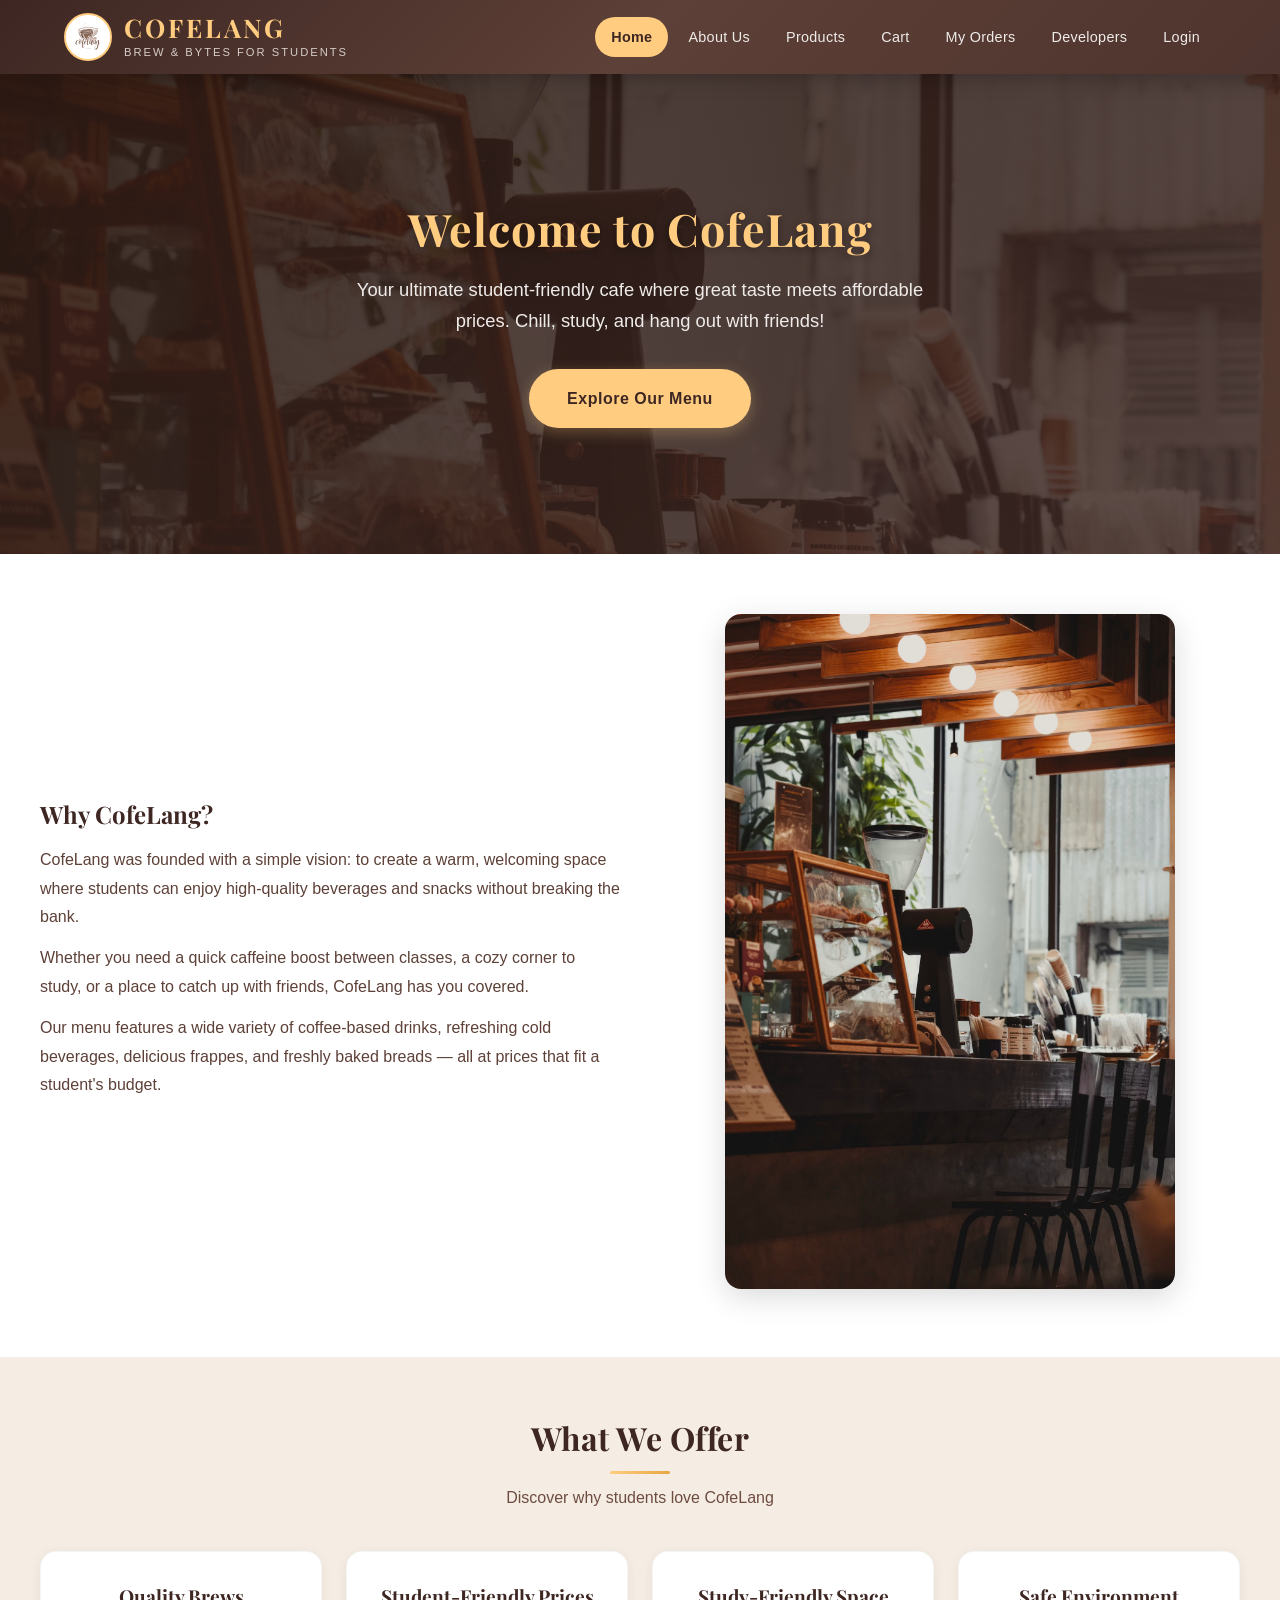
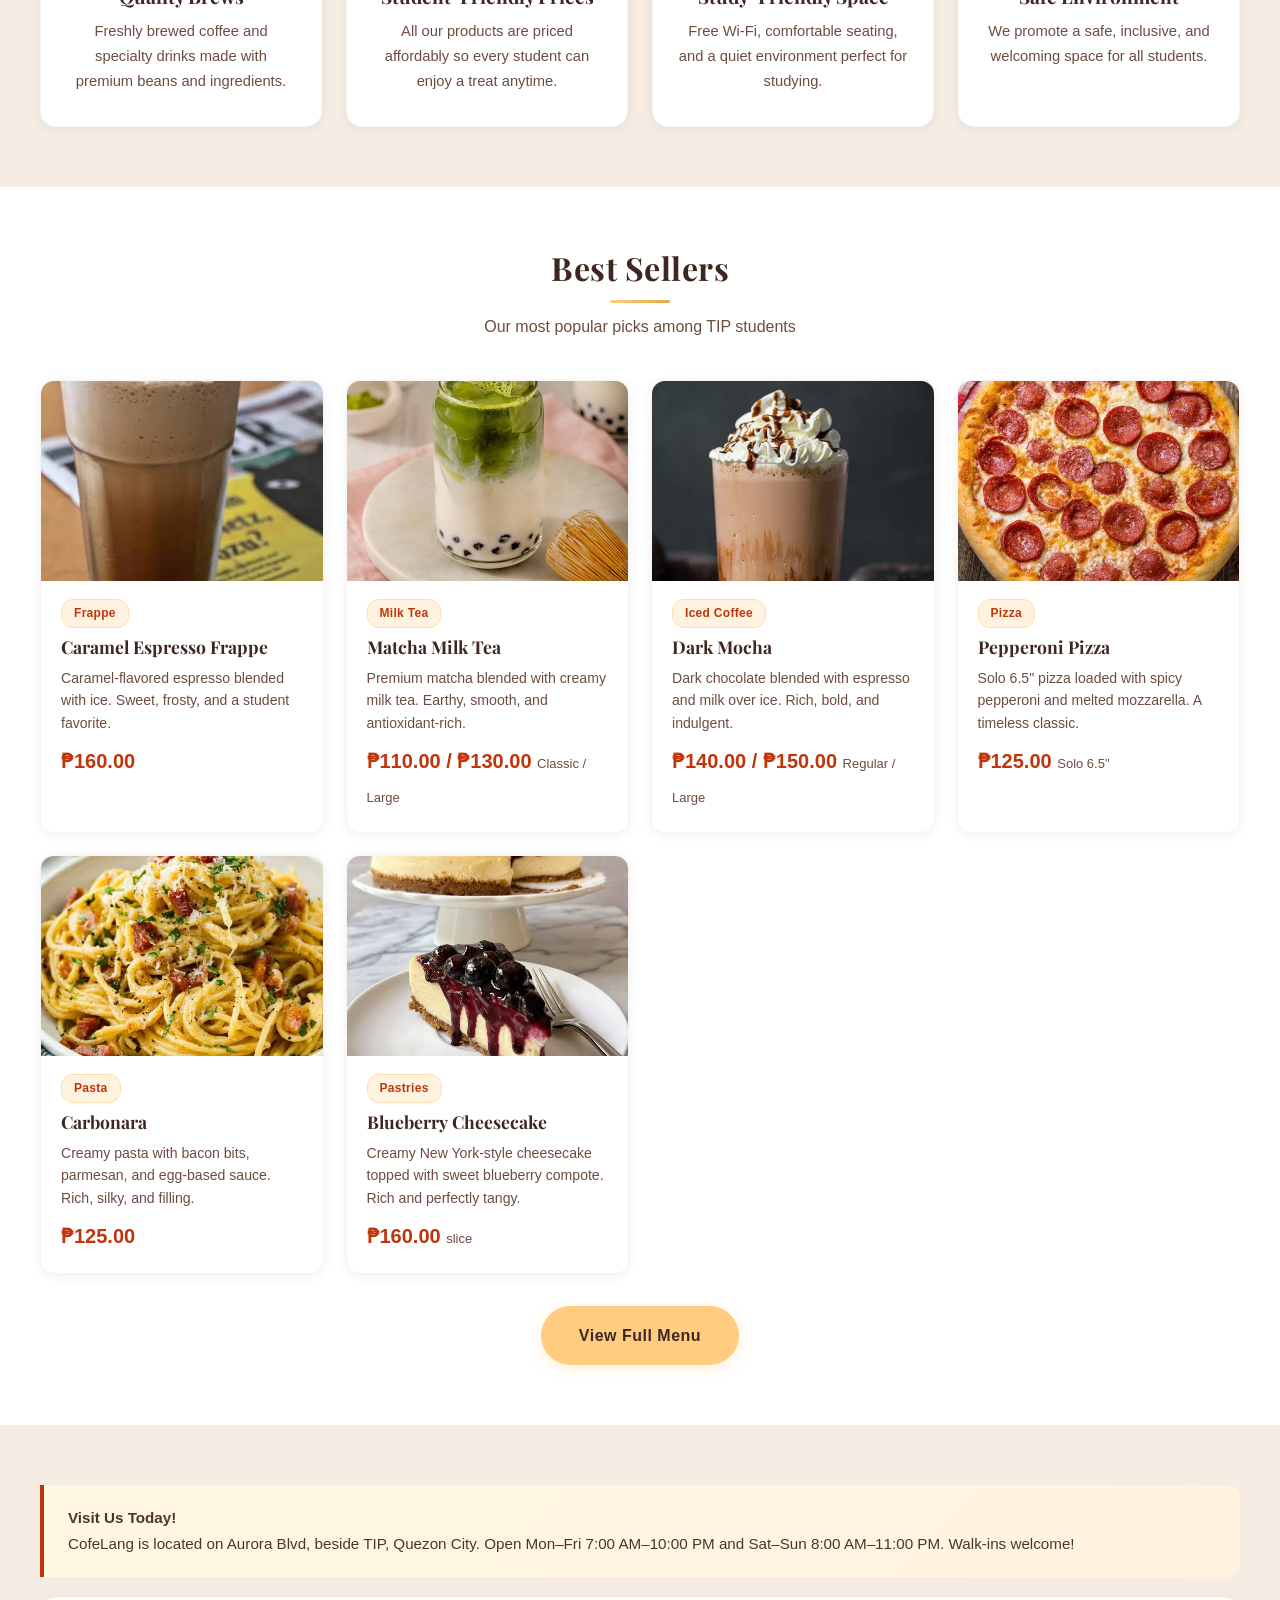
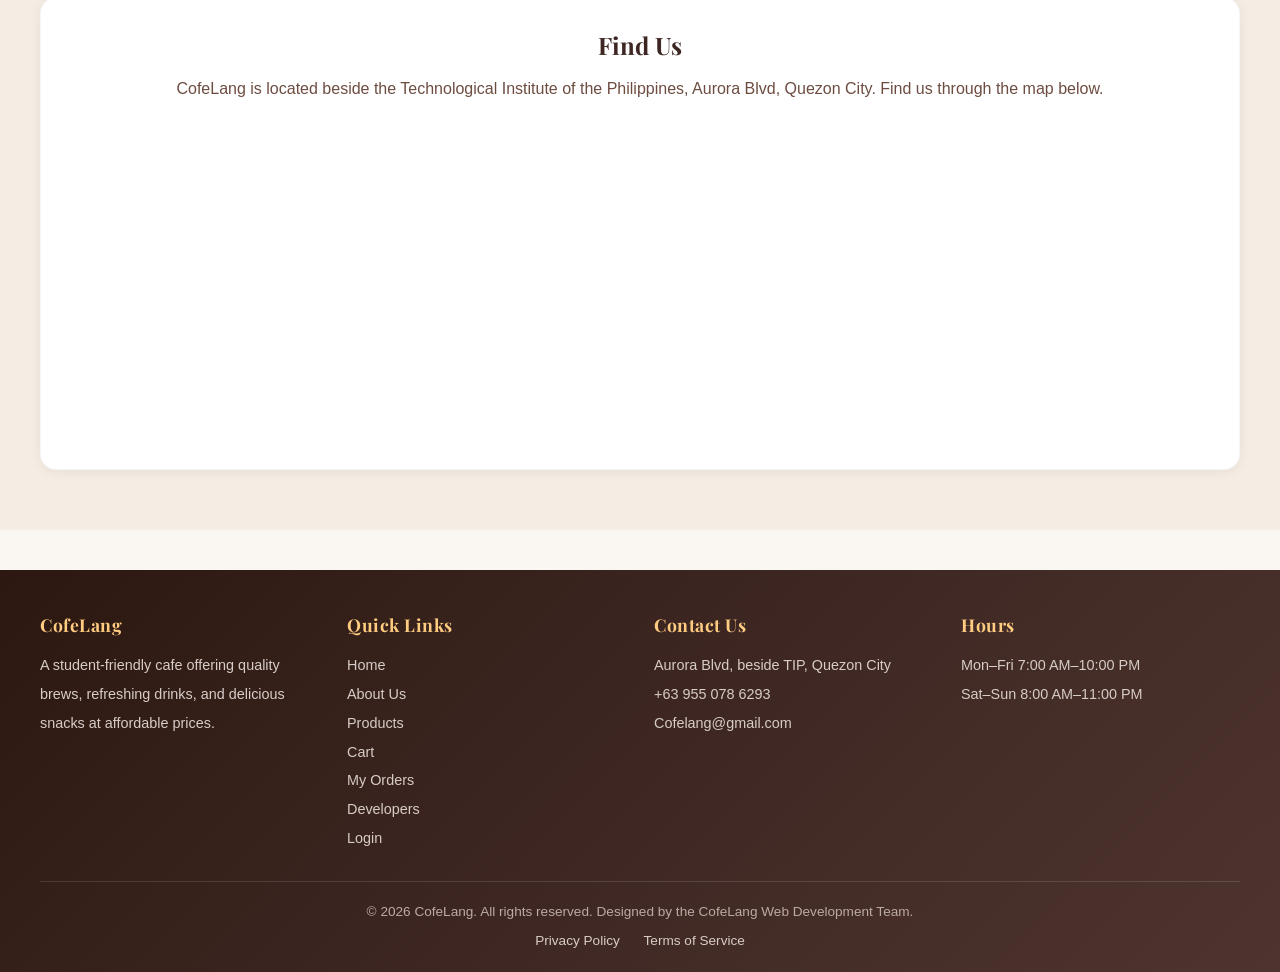
<file: index.html>
<!doctype html>
<html lang="en">
  <head>
    <meta charset="UTF-8" />
    <meta name="viewport" content="width=device-width, initial-scale=1.0" />
    <title>CofeLang – Student-Friendly Cafe in Quezon City</title>
    <meta name="description" content="CofeLang is a cafe beside TIP on Aurora Blvd, Quezon City, made for students: affordable coffee, milk tea, frappes, pasta, pizza and pastries." />
    <meta name="author" content="CofeLang Web Development Team" />
    <meta name="theme-color" content="#3e2723" />
    <meta property="og:type" content="website" />
    <meta property="og:site_name" content="CofeLang" />
    <meta property="og:title" content="CofeLang – Student-Friendly Cafe in Quezon City" />
    <meta property="og:description" content="CofeLang is a cafe beside TIP on Aurora Blvd, Quezon City, made for students: affordable coffee, milk tea, frappes, pasta, pizza and pastries." />
    <meta property="og:image" content="https://cofelang.vercel.app/assets/og-image.png" />
    <meta property="og:image:alt" content="CofeLang logo on a coffee-brown background" />
    <meta name="twitter:card" content="summary_large_image" />
    <link rel="icon" type="image/x-icon" href="assets/icon/logo.ico" />
    <link rel="preconnect" href="https://fonts.googleapis.com" />
    <link rel="preconnect" href="https://fonts.gstatic.com" crossorigin />
    <link
      href="https://fonts.googleapis.com/css2?family=Playfair+Display:wght@400;600;700&display=swap"
      rel="stylesheet"
    />
    <link rel="stylesheet" href="styles.css" />
    <script src="script.js" defer></script>
  </head>
  <body>
    <a class="skip-link" href="#main">Skip to main content</a>
    <header class="site-header">
      <div class="header-container">
        <a href="index.html" class="logo">
          <img src="assets/logo.svg" alt="CofeLang logo" width="48" height="48" />
          <span class="logo-text">
            <span class="brand-name">CofeLang</span>
            <span class="brand-tagline">Brew &amp; Bytes for Students</span>
          </span>
        </a>
        <button class="nav-toggle" type="button" aria-expanded="false" aria-controls="site-nav" aria-label="Open menu">
          <span class="nav-toggle-bar"></span>
          <span class="nav-toggle-bar"></span>
          <span class="nav-toggle-bar"></span>
        </button>
        <nav id="site-nav" class="site-nav" aria-label="Primary">
          <ul>
            <li><a href="index.html" aria-current="page">Home</a></li>
            <li><a href="about.html">About Us</a></li>
            <li><a href="products.html">Products</a></li>
            <li><a href="cart.html">Cart<span class="cart-badge" data-cart-count hidden>0</span><span class="visually-hidden" data-cart-count-label></span></a></li>
            <li><a href="orders.html">My Orders</a></li>
            <li><a href="developers.html">Developers</a></li>
            <li data-staff-nav hidden><a href="dashboard.html">Dashboard</a></li>
            <li><a href="login.html">Login</a></li>
          </ul>
        </nav>
      </div>
    </header>

    <main id="main" tabindex="-1">
      <section class="hero hero--home">
        <h1>Welcome to CofeLang</h1>
        <p>Your ultimate student-friendly cafe where great taste meets affordable prices. Chill, study, and hang out with friends!</p>
        <a href="products.html" class="hero-btn">Explore Our Menu</a>
      </section>

      <section class="section-bg-white">
        <div class="section-inner">
          <div class="welcome">
            <div class="welcome-text">
              <h2>Why CofeLang?</h2>
              <p>
                CofeLang was founded with a simple vision: to create a warm,
                welcoming space where students can enjoy high-quality beverages
                and snacks without breaking the bank.
              </p>
              <p>
                Whether you need a quick caffeine boost between classes, a cozy
                corner to study, or a place to catch up with friends, CofeLang
                has you covered.
              </p>
              <p>
                Our menu features a wide variety of coffee-based drinks,
                refreshing cold beverages, delicious frappes, and freshly baked
                breads &mdash; all at prices that fit a student's budget.
              </p>
            </div>
            <div class="welcome-img">
              <img
                src="assets/cozy-cafe-interior.avif"
                alt="Cozy cafe interior with coffee and pastries" width="3000" height="4500"
                loading="lazy"
              />
            </div>
          </div>
        </div>
      </section>

      <section class="section-bg-warm">
        <div class="section-inner">
          <h2 class="section-title">What We Offer</h2>
          <p class="section-subtitle">Discover why students love CofeLang</p>
          <div class="features">
            <article class="feature-card">
              <h3>Quality Brews</h3>
              <p>
                Freshly brewed coffee and specialty drinks made with premium
                beans and ingredients.
              </p>
            </article>
            <article class="feature-card">
              <h3>Student-Friendly Prices</h3>
              <p>
                All our products are priced affordably so every student can
                enjoy a treat anytime.
              </p>
            </article>
            <article class="feature-card">
              <h3>Study-Friendly Space</h3>
              <p>
                Free Wi-Fi, comfortable seating, and a quiet environment
                perfect for studying.
              </p>
            </article>
            <article class="feature-card">
              <h3>Safe Environment</h3>
              <p>
                We promote a safe, inclusive, and welcoming space for all
                students.
              </p>
            </article>
          </div>
        </div>
      </section>

      <section class="section-bg-white">
        <div class="section-inner">
          <h2 class="section-title">Best Sellers</h2>
          <p class="section-subtitle">
            Our most popular picks among TIP students
          </p>
          <div class="products-grid">
          <article class="product-card">
            <img src="assets/products/frappe/orig.jpg" alt="Caramel Espresso Frappe (Frappe)" class="product-img" width="365" height="547" loading="lazy" />
            <div class="product-info">
              <span class="product-category">Frappe</span>
              <h3>Caramel Espresso Frappe</h3>
              <p class="product-desc">Caramel-flavored espresso blended with ice. Sweet, frosty, and a student favorite.</p>
              <p class="product-price">₱160.00</p>
            </div>
          </article>
          <article class="product-card">
            <img src="assets/products/milk-tea/matcha.jpg" alt="Matcha Milk Tea (Milk Tea)" class="product-img" width="554" height="554" loading="lazy" />
            <div class="product-info">
              <span class="product-category">Milk Tea</span>
              <h3>Matcha Milk Tea</h3>
              <p class="product-desc">Premium matcha blended with creamy milk tea. Earthy, smooth, and antioxidant-rich.</p>
              <p class="product-price">₱110.00 / ₱130.00 <span class="size-note">Classic / Large</span></p>
            </div>
          </article>
          <article class="product-card">
            <img src="assets/products/iced-coffee/dark-mocha.jpg" alt="Dark Mocha (Iced Coffee)" class="product-img" width="452" height="678" loading="lazy" />
            <div class="product-info">
              <span class="product-category">Iced Coffee</span>
              <h3>Dark Mocha</h3>
              <p class="product-desc">Dark chocolate blended with espresso and milk over ice. Rich, bold, and indulgent.</p>
              <p class="product-price">₱140.00 / ₱150.00 <span class="size-note">Regular / Large</span></p>
            </div>
          </article>
          <article class="product-card">
            <img src="assets/products/pizza/pepperoni-pizza.jpg" alt="Pepperoni Pizza (Pizza)" class="product-img" width="482" height="414" loading="lazy" />
            <div class="product-info">
              <span class="product-category">Pizza</span>
              <h3>Pepperoni Pizza</h3>
              <p class="product-desc">Solo 6.5&quot; pizza loaded with spicy pepperoni and melted mozzarella. A timeless classic.</p>
              <p class="product-price">₱125.00 <span class="size-note">Solo 6.5&quot;</span></p>
            </div>
          </article>
          <article class="product-card">
            <img src="assets/products/pasta/carbonara.jpg" alt="Carbonara (Pasta)" class="product-img" width="452" height="678" loading="lazy" />
            <div class="product-info">
              <span class="product-category">Pasta</span>
              <h3>Carbonara</h3>
              <p class="product-desc">Creamy pasta with bacon bits, parmesan, and egg-based sauce. Rich, silky, and filling.</p>
              <p class="product-price">₱125.00</p>
            </div>
          </article>
          <article class="product-card">
            <img src="assets/products/pastries/blueberry-cheesecake.jpg" alt="Blueberry Cheesecake (Pastries)" class="product-img" width="554" height="554" loading="lazy" />
            <div class="product-info">
              <span class="product-category">Pastries</span>
              <h3>Blueberry Cheesecake</h3>
              <p class="product-desc">Creamy New York-style cheesecake topped with sweet blueberry compote. Rich and perfectly tangy.</p>
              <p class="product-price">₱160.00 <span class="size-note">slice</span></p>
            </div>
          </article>
          </div>
          <p class="section-cta">
            <a href="products.html" class="hero-btn">View Full Menu</a>
          </p>
        </div>
      </section>

      <section class="section-bg-warm" id="location">
        <div class="section-inner">
          <div class="highlight-box">
            <strong>Visit Us Today!</strong><br />
            CofeLang is located on Aurora Blvd, beside TIP, Quezon City. Open Mon–Fri 7:00 AM–10:00 PM and
            Sat–Sun 8:00 AM–11:00 PM. Walk-ins welcome!
          </div>
          <div class="location-card">
            <h2>Find Us</h2>
            <p>
              CofeLang is located beside the Technological Institute of the
              Philippines, Aurora Blvd, Quezon City. Find us through the map
              below.
            </p>
            <iframe
              class="map-frame"
              src="https://maps.google.com/maps?q=Technological+Institute+of+the+Philippines+Aurora+Blvd+Quezon+City&amp;t=&amp;z=16&amp;ie=UTF8&amp;iwloc=&amp;output=embed"
              title="Map showing CofeLang beside TIP on Aurora Blvd, Quezon City"
              loading="lazy"
              referrerpolicy="no-referrer-when-downgrade"
              allowfullscreen
            ></iframe>
          </div>
        </div>
      </section>
    </main>

    <footer class="site-footer">
      <div class="footer-content">
        <div class="footer-col">
          <h2 class="footer-title">CofeLang</h2>
          <p>
            A student-friendly cafe offering quality brews, refreshing drinks,
            and delicious snacks at affordable prices.
          </p>
        </div>
        <div class="footer-col">
          <h2 class="footer-title">Quick Links</h2>
          <ul class="footer-links">
            <li><a href="index.html">Home</a></li>
            <li><a href="about.html">About Us</a></li>
            <li><a href="products.html">Products</a></li>
            <li><a href="cart.html">Cart</a></li>
            <li><a href="orders.html">My Orders</a></li>
            <li><a href="developers.html">Developers</a></li>
            <li><a href="login.html">Login</a></li>
          </ul>
        </div>
        <div class="footer-col">
          <h2 class="footer-title">Contact Us</h2>
          <p>Aurora Blvd, beside TIP, Quezon City</p>
          <p>+63 955 078 6293 </p>
          <p>Cofelang@gmail.com</p>
        </div>
        <div class="footer-col">
          <h2 class="footer-title">Hours</h2>
          <p>Mon–Fri 7:00 AM–10:00 PM</p>
          <p>Sat–Sun 8:00 AM–11:00 PM</p>
        </div>
      </div>
      <div class="footer-bottom">
        <p>
          &copy; 2026 CofeLang. All rights reserved. Designed by the CofeLang
          Web Development Team.
        </p>
        <p class="footer-legal">
          <a href="privacy.html">Privacy Policy</a>
          <a href="terms.html">Terms of Service</a>
        </p>
      </div>
    </footer>
  </body>
</html>
</file>
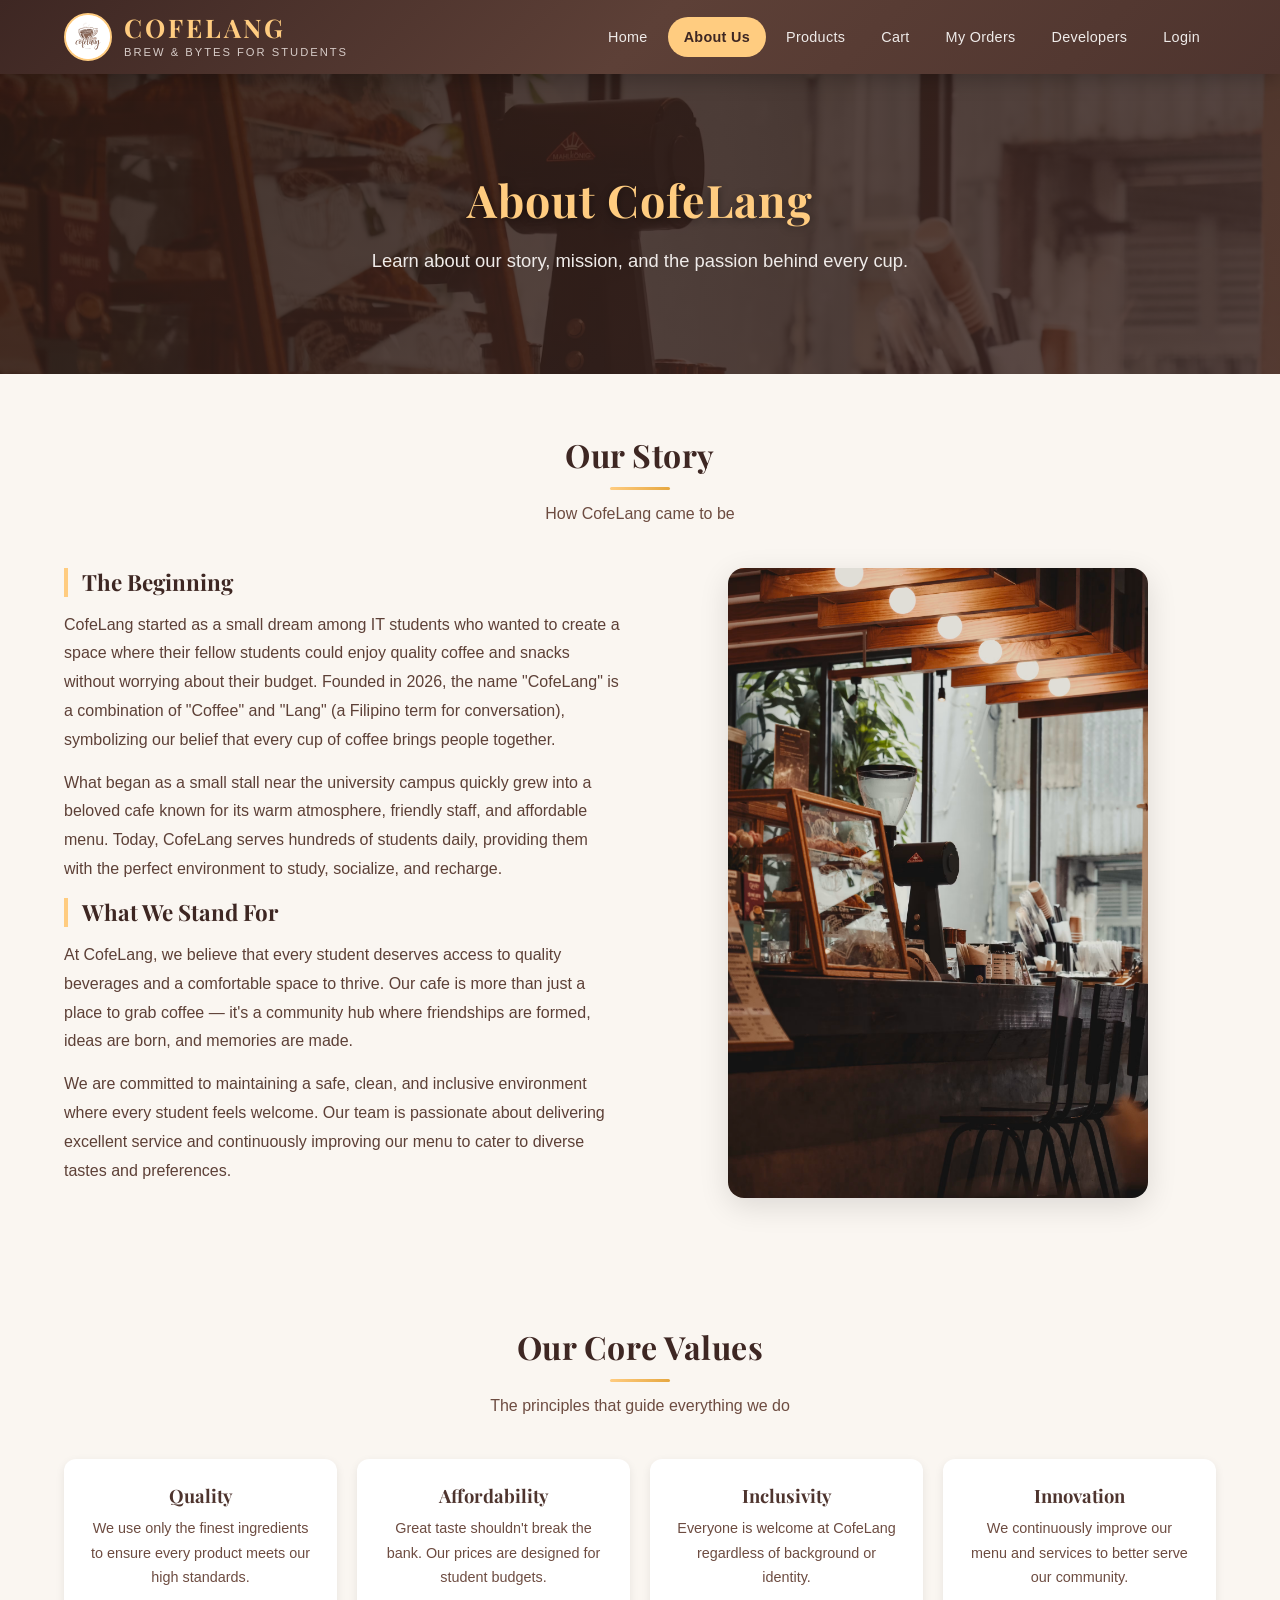
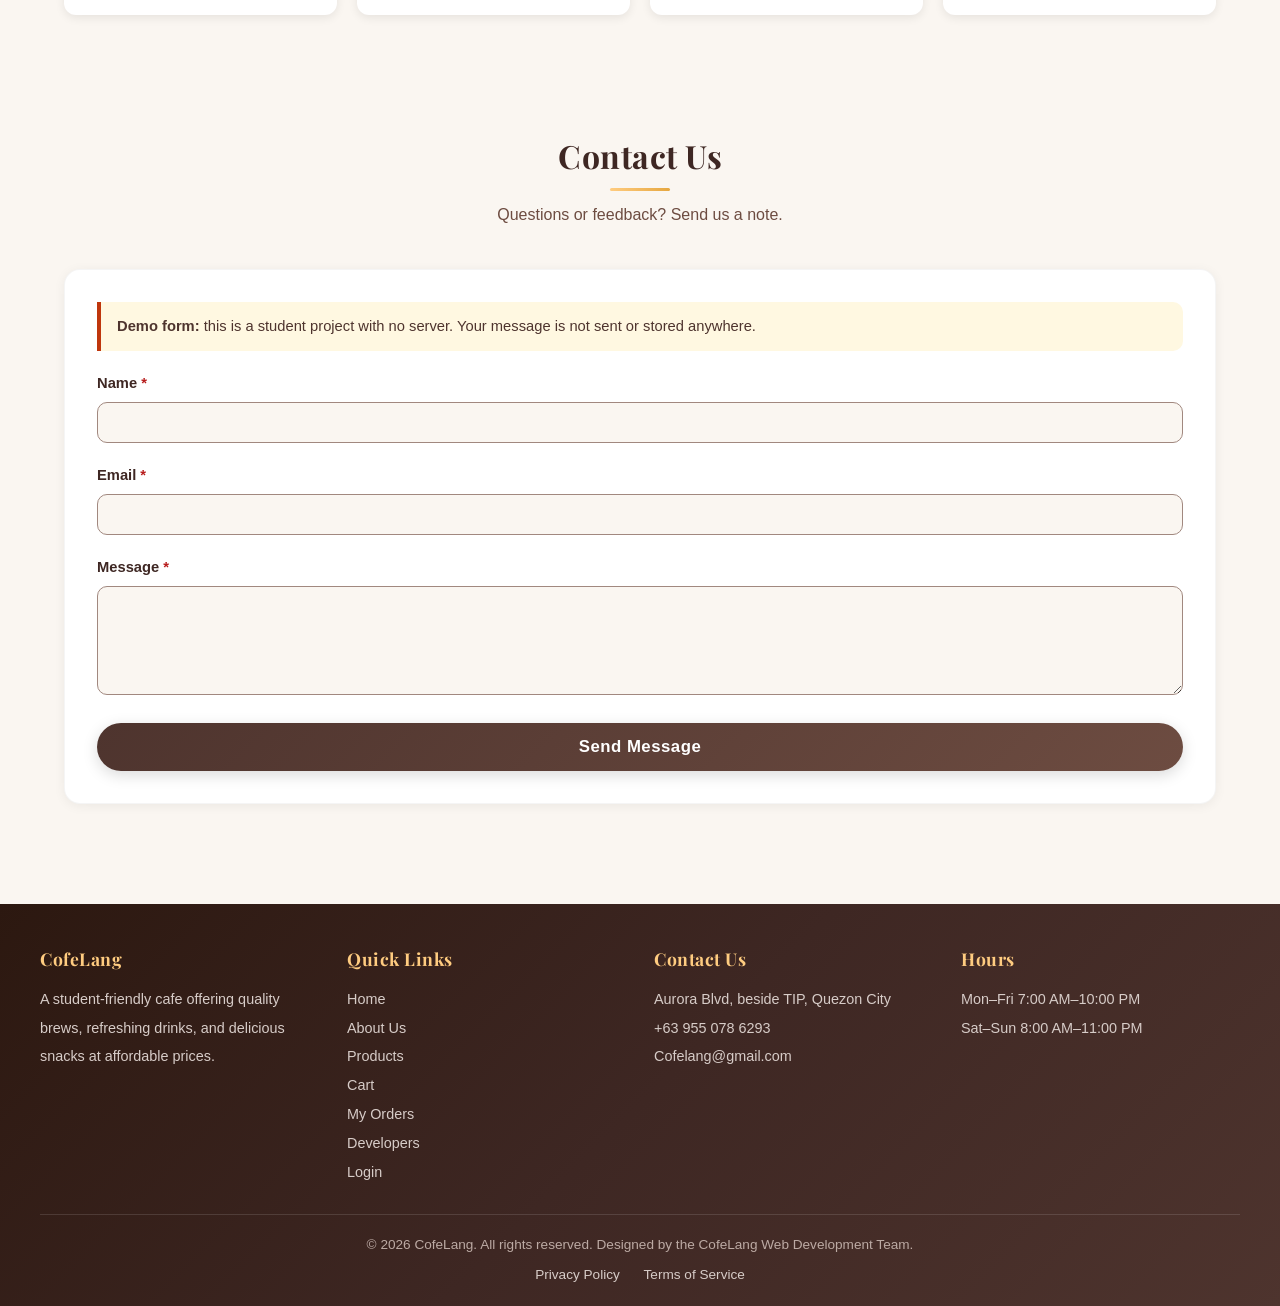
<file: about.html>
<!doctype html>
<html lang="en">
  <head>
    <meta charset="UTF-8" />
    <meta name="viewport" content="width=device-width, initial-scale=1.0" />
    <title>About Us – CofeLang</title>
    <meta name="description" content="Learn about CofeLang: how a group of IT students built a student-friendly cafe beside TIP in Quezon City, and the values behind every cup." />
    <meta name="author" content="CofeLang Web Development Team" />
    <meta name="theme-color" content="#3e2723" />
    <meta property="og:type" content="website" />
    <meta property="og:site_name" content="CofeLang" />
    <meta property="og:title" content="About Us – CofeLang" />
    <meta property="og:description" content="Learn about CofeLang: how a group of IT students built a student-friendly cafe beside TIP in Quezon City, and the values behind every cup." />
    <meta property="og:image" content="https://cofelang.vercel.app/assets/og-image.png" />
    <meta property="og:image:alt" content="CofeLang logo on a coffee-brown background" />
    <meta name="twitter:card" content="summary_large_image" />
    <link rel="icon" type="image/x-icon" href="assets/icon/logo.ico" />
    <link rel="preconnect" href="https://fonts.googleapis.com" />
    <link rel="preconnect" href="https://fonts.gstatic.com" crossorigin />
    <link
      href="https://fonts.googleapis.com/css2?family=Playfair+Display:wght@400;600;700&display=swap"
      rel="stylesheet"
    />
    <link rel="stylesheet" href="styles.css" />
    <script src="script.js" defer></script>
  </head>
  <body>
    <a class="skip-link" href="#main">Skip to main content</a>
    <header class="site-header">
      <div class="header-container">
        <a href="index.html" class="logo">
          <img src="assets/logo.svg" alt="CofeLang logo" width="48" height="48" />
          <span class="logo-text">
            <span class="brand-name">CofeLang</span>
            <span class="brand-tagline">Brew &amp; Bytes for Students</span>
          </span>
        </a>
        <button class="nav-toggle" type="button" aria-expanded="false" aria-controls="site-nav" aria-label="Open menu">
          <span class="nav-toggle-bar"></span>
          <span class="nav-toggle-bar"></span>
          <span class="nav-toggle-bar"></span>
        </button>
        <nav id="site-nav" class="site-nav" aria-label="Primary">
          <ul>
            <li><a href="index.html">Home</a></li>
            <li><a href="about.html" aria-current="page">About Us</a></li>
            <li><a href="products.html">Products</a></li>
            <li><a href="cart.html">Cart<span class="cart-badge" data-cart-count hidden>0</span><span class="visually-hidden" data-cart-count-label></span></a></li>
            <li><a href="orders.html">My Orders</a></li>
            <li><a href="developers.html">Developers</a></li>
            <li data-staff-nav hidden><a href="dashboard.html">Dashboard</a></li>
            <li><a href="login.html">Login</a></li>
          </ul>
        </nav>
      </div>
    </header>

    <main id="main" tabindex="-1">
      <section class="hero hero--page">
        <h1>About CofeLang</h1>
        <p>Learn about our story, mission, and the passion behind every cup.</p>
      </section>

      <section class="section">
        <h2 class="section-title">Our Story</h2>
        <p class="section-subtitle">How CofeLang came to be</p>
        <div class="about-content">
          <div class="about-text">
            <h3>The Beginning</h3>
            <p>
              CofeLang started as a small dream among IT students who wanted to
              create a space where their fellow students could enjoy quality
              coffee and snacks without worrying about their budget. Founded in
              2026, the name "CofeLang" is a combination of "Coffee" and "Lang"
              (a Filipino term for conversation), symbolizing our belief that
              every cup of coffee brings people together.
            </p>
            <p>
              What began as a small stall near the university campus quickly
              grew into a beloved cafe known for its warm atmosphere, friendly
              staff, and affordable menu. Today, CofeLang serves hundreds of
              students daily, providing them with the perfect environment to
              study, socialize, and recharge.
            </p>

            <h3>What We Stand For</h3>
            <p>
              At CofeLang, we believe that every student deserves access to
              quality beverages and a comfortable space to thrive. Our cafe is
              more than just a place to grab coffee &mdash; it's a community hub
              where friendships are formed, ideas are born, and memories are
              made.
            </p>
            <p>
              We are committed to maintaining a safe, clean, and inclusive
              environment where every student feels welcome. Our team is
              passionate about delivering excellent service and continuously
              improving our menu to cater to diverse tastes and preferences.
            </p>
          </div>
          <div class="about-image">
            <img
              src="assets/cozy-cafe-interior.avif"
              alt="Cozy CofeLang cafe interior with coffee and pastries" width="3000" height="4500"
              loading="lazy"
            />
          </div>
        </div>
      </section>

      <section class="section">
        <h2 class="section-title">Our Core Values</h2>
        <p class="section-subtitle">The principles that guide everything we do</p>
        <div class="values-grid">
          <article class="value-item">
            <h3>Quality</h3>
            <p>We use only the finest ingredients to ensure every product meets our high standards.</p>
          </article>
          <article class="value-item">
            <h3>Affordability</h3>
            <p>Great taste shouldn't break the bank. Our prices are designed for student budgets.</p>
          </article>
          <article class="value-item">
            <h3>Inclusivity</h3>
            <p>Everyone is welcome at CofeLang regardless of background or identity.</p>
          </article>
          <article class="value-item">
            <h3>Innovation</h3>
            <p>We continuously improve our menu and services to better serve our community.</p>
          </article>
        </div>
      </section>

      <section class="section" id="contact">
        <h2 class="section-title">Contact Us</h2>
        <p class="section-subtitle">Questions or feedback? Send us a note.</p>
        <div class="form-card contact-card">
          <p class="notice" role="note">
            <strong>Demo form:</strong> this is a student project with no
            server. Your message is not sent or stored anywhere.
          </p>
          <form id="contactForm" novalidate>
            <div class="form-group">
              <label for="contactName">Name <span class="req" aria-hidden="true">*</span></label>
              <input type="text" id="contactName" name="name" autocomplete="name" required aria-describedby="err-contactName" />
              <p class="field-error" id="err-contactName" hidden></p>
            </div>
            <div class="form-group">
              <label for="contactEmail">Email <span class="req" aria-hidden="true">*</span></label>
              <input type="email" id="contactEmail" name="email" autocomplete="email" required aria-describedby="err-contactEmail" />
              <p class="field-error" id="err-contactEmail" hidden></p>
            </div>
            <div class="form-group">
              <label for="contactMessage">Message <span class="req" aria-hidden="true">*</span></label>
              <textarea id="contactMessage" name="message" rows="5" maxlength="1000" required aria-describedby="err-contactMessage"></textarea>
              <p class="field-error" id="err-contactMessage" hidden></p>
            </div>
            <button type="submit" class="submit-btn">Send Message</button>
          </form>
          <div id="contactThanks" class="thanks" role="status" tabindex="-1" hidden>
            <h3>Thank you!</h3>
            <p id="contactThanksText"></p>
            <button type="button" class="btn-outline" id="contactAgain">Write another message</button>
          </div>
        </div>
      </section>
    </main>

    <footer class="site-footer">
      <div class="footer-content">
        <div class="footer-col">
          <h2 class="footer-title">CofeLang</h2>
          <p>
            A student-friendly cafe offering quality brews, refreshing drinks,
            and delicious snacks at affordable prices.
          </p>
        </div>
        <div class="footer-col">
          <h2 class="footer-title">Quick Links</h2>
          <ul class="footer-links">
            <li><a href="index.html">Home</a></li>
            <li><a href="about.html">About Us</a></li>
            <li><a href="products.html">Products</a></li>
            <li><a href="cart.html">Cart</a></li>
            <li><a href="orders.html">My Orders</a></li>
            <li><a href="developers.html">Developers</a></li>
            <li><a href="login.html">Login</a></li>
          </ul>
        </div>
        <div class="footer-col">
          <h2 class="footer-title">Contact Us</h2>
          <p>Aurora Blvd, beside TIP, Quezon City</p>
          <p>+63 955 078 6293</p>
          <p>Cofelang@gmail.com</p>
        </div>
        <div class="footer-col">
          <h2 class="footer-title">Hours</h2>
          <p>Mon–Fri 7:00 AM–10:00 PM</p>
          <p>Sat–Sun 8:00 AM–11:00 PM</p>
        </div>
      </div>
      <div class="footer-bottom">
        <p>
          &copy; 2026 CofeLang. All rights reserved. Designed by the CofeLang
          Web Development Team.
        </p>
        <p class="footer-legal">
          <a href="privacy.html">Privacy Policy</a>
          <a href="terms.html">Terms of Service</a>
        </p>
      </div>
    </footer>
  </body>
</html>
</file>
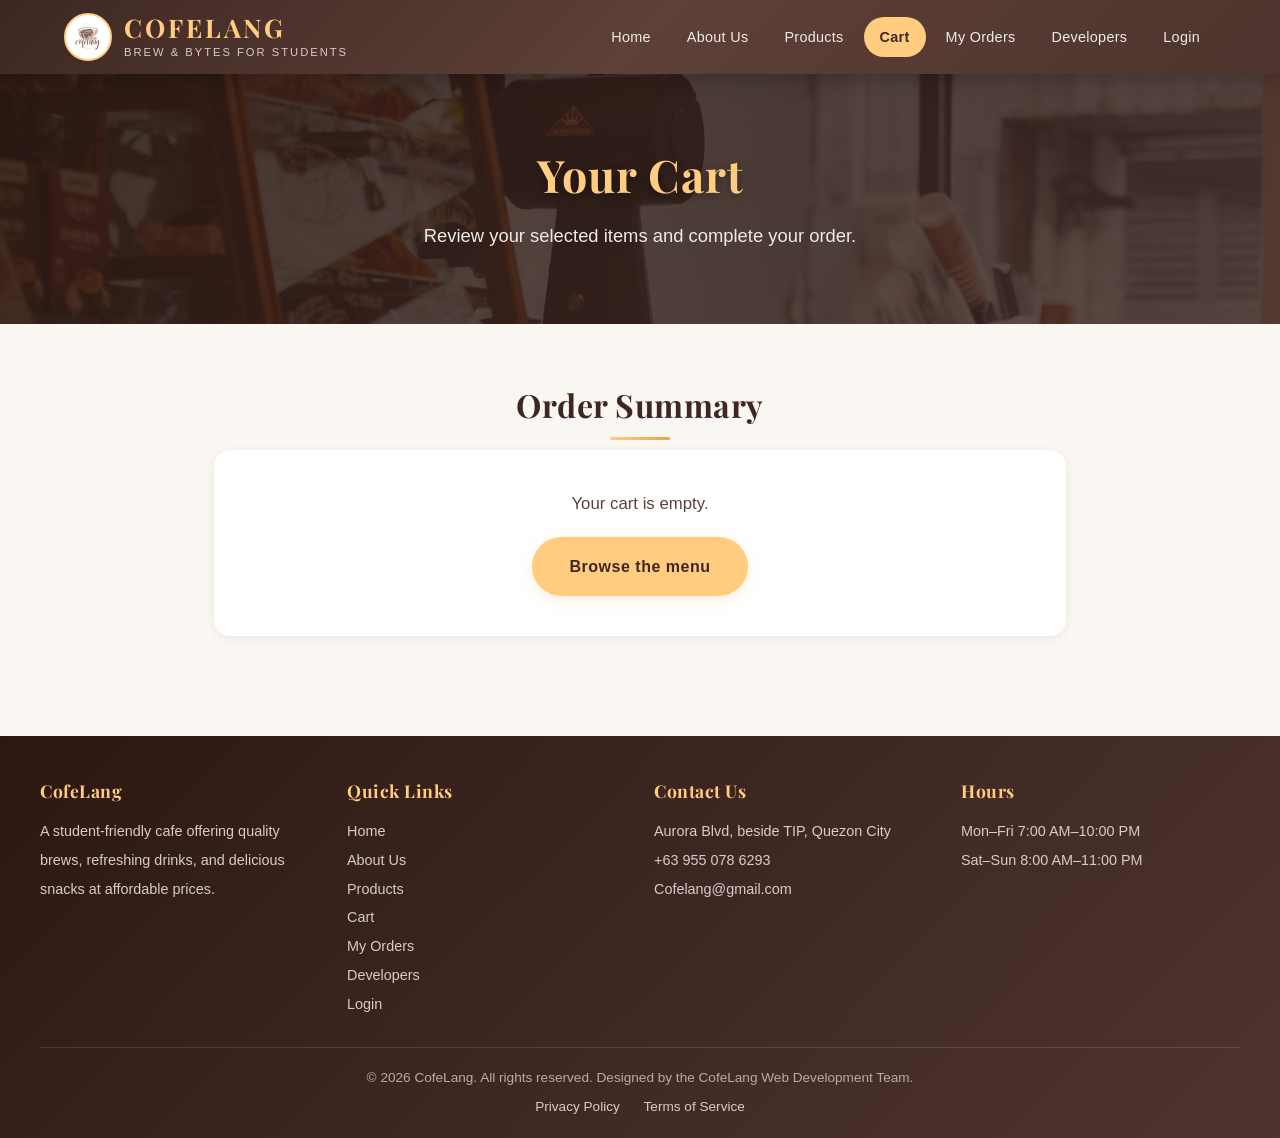
<file: cart.html>
<!doctype html>
<html lang="en">
  <head>
    <meta charset="UTF-8" />
    <meta name="viewport" content="width=device-width, initial-scale=1.0" />
    <title>Your Cart – CofeLang</title>
    <meta name="description" content="Review the drinks and food in your CofeLang cart, enter your details and place a pickup or dine-in order." />
    <meta name="author" content="CofeLang Web Development Team" />
    <meta name="theme-color" content="#3e2723" />
    <meta name="robots" content="noindex, nofollow" />
    <meta property="og:type" content="website" />
    <meta property="og:site_name" content="CofeLang" />
    <meta property="og:title" content="Your Cart – CofeLang" />
    <meta property="og:description" content="Review the drinks and food in your CofeLang cart, enter your details and place a pickup or dine-in order." />
    <meta property="og:image" content="https://cofelang.vercel.app/assets/og-image.png" />
    <meta property="og:image:alt" content="CofeLang logo on a coffee-brown background" />
    <meta name="twitter:card" content="summary_large_image" />
    <link rel="icon" type="image/x-icon" href="assets/icon/logo.ico" />
    <link rel="preconnect" href="https://fonts.googleapis.com" />
    <link rel="preconnect" href="https://fonts.gstatic.com" crossorigin />
    <link
      href="https://fonts.googleapis.com/css2?family=Playfair+Display:wght@400;600;700&display=swap"
      rel="stylesheet"
    />
    <link rel="stylesheet" href="styles.css" />
    <script src="script.js" defer></script>
  </head>
  <body>
    <a class="skip-link" href="#main">Skip to main content</a>
    <header class="site-header">
      <div class="header-container">
        <a href="index.html" class="logo">
          <img src="assets/logo.svg" alt="CofeLang logo" width="48" height="48" />
          <span class="logo-text">
            <span class="brand-name">CofeLang</span>
            <span class="brand-tagline">Brew &amp; Bytes for Students</span>
          </span>
        </a>
        <button class="nav-toggle" type="button" aria-expanded="false" aria-controls="site-nav" aria-label="Open menu">
          <span class="nav-toggle-bar"></span>
          <span class="nav-toggle-bar"></span>
          <span class="nav-toggle-bar"></span>
        </button>
        <nav id="site-nav" class="site-nav" aria-label="Primary">
          <ul>
            <li><a href="index.html">Home</a></li>
            <li><a href="about.html">About Us</a></li>
            <li><a href="products.html">Products</a></li>
            <li><a href="cart.html" aria-current="page">Cart<span class="cart-badge" data-cart-count hidden>0</span><span class="visually-hidden" data-cart-count-label></span></a></li>
            <li><a href="orders.html">My Orders</a></li>
            <li><a href="developers.html">Developers</a></li>
            <li data-staff-nav hidden><a href="dashboard.html">Dashboard</a></li>
            <li><a href="login.html">Login</a></li>
          </ul>
        </nav>
      </div>
    </header>

    <main id="main" tabindex="-1">
      <section class="hero hero--compact">
        <h1>Your Cart</h1>
        <p>Review your selected items and complete your order.</p>
      </section>

      <section class="section section--narrow" id="cartSection">
        <h2 class="section-title">Order Summary</h2>
        <noscript>
          <p class="notice">The cart needs JavaScript. Please enable it in your browser to place an order.</p>
        </noscript>

        <div class="empty-state" id="cartEmpty" tabindex="-1" hidden>
          <p>Your cart is empty.</p>
          <a href="products.html" class="hero-btn">Browse the menu</a>
        </div>

        <div id="cartFilled" hidden>
          <div class="table-wrap">
            <table class="cart-table" role="table">
              <caption class="visually-hidden">Items in your cart</caption>
              <thead>
                <tr role="row">
                  <th scope="col" role="columnheader">Item</th>
                  <th scope="col" role="columnheader">Size</th>
                  <th scope="col" role="columnheader">Unit price</th>
                  <th scope="col" role="columnheader">Quantity</th>
                  <th scope="col" role="columnheader">Line total</th>
                  <th scope="col" role="columnheader"><span class="visually-hidden">Remove</span></th>
                </tr>
              </thead>
              <tbody id="cartBody" role="rowgroup"></tbody>
            </table>
          </div>

          <dl class="cart-totals">
            <div><dt>Subtotal</dt><dd id="cartSubtotal">₱0.00</dd></div>
            <div class="cart-totals-discount" id="cartDiscountRow" hidden>
              <dt>Student discount (20%)</dt>
              <dd id="cartDiscount">−₱0.00</dd>
            </div>
            <div><dt>Tax (12%)</dt><dd id="cartTax">₱0.00</dd></div>
            <div class="cart-totals-grand"><dt>Total</dt><dd id="cartTotal">₱0.00</dd></div>
          </dl>

          <div class="cart-actions">
            <a href="products.html" class="btn-outline">&larr; Continue Shopping</a>
            <button type="button" class="btn-outline btn-danger" id="clearCart">Clear Cart</button>
          </div>
        </div>
      </section>

      <section class="section section--narrow section--tight" id="checkoutSection" hidden>
        <div class="form-card">
          <h2>Your Details</h2>
          <p class="form-intro">
            Fields marked <span class="req" aria-hidden="true">*</span> are
            required. Pay at the counter when you pick up or dine in.
          </p>
          <form id="checkoutForm" novalidate>
            <div class="form-row">
              <div class="form-group">
                <label for="custName">Full name <span class="req" aria-hidden="true">*</span></label>
                <input type="text" id="custName" name="name" autocomplete="name" maxlength="60" required aria-describedby="err-custName" />
                <p class="field-error" id="err-custName" hidden></p>
              </div>
              <div class="form-group">
                <label for="custPhone">Mobile number <span class="req" aria-hidden="true">*</span></label>
                <input type="tel" id="custPhone" name="phone" autocomplete="tel" placeholder="0917 123 4567" required aria-describedby="hint-custPhone err-custPhone" />
                <p class="field-hint" id="hint-custPhone">Philippine mobile number, e.g. 0917 123 4567 or +63 917 123 4567.</p>
                <p class="field-error" id="err-custPhone" hidden></p>
              </div>
            </div>
            <fieldset class="form-group" aria-describedby="err-orderType">
              <legend>Order type <span class="req" aria-hidden="true">*</span></legend>
              <div class="radio-group">
                <label><input type="radio" name="orderType" value="Pickup" /> Pickup</label>
                <label><input type="radio" name="orderType" value="Dine-in" /> Dine-in</label>
              </div>
              <p class="field-error" id="err-orderType" hidden></p>
            </fieldset>
            <div class="form-group">
              <label class="check-label" for="custStudent">
                <input type="checkbox" id="custStudent" name="studentDiscount" aria-describedby="hint-custStudent" />
                <span>I'm a student: apply the 20% student discount</span>
              </label>
              <p class="field-hint" id="hint-custStudent">Please show a valid student ID at the counter. Staff will check it.</p>
            </div>
            <div class="form-group">
              <label for="custCash">Cash you will pay with (₱) <span class="req" aria-hidden="true">*</span></label>
              <input type="number" id="custCash" name="cash" inputmode="decimal" min="0" step="0.01" placeholder="e.g. 500" required aria-describedby="hint-custCash err-custCash" />
              <p class="field-hint" id="hint-custCash">
                Amount due: <strong id="cashDue">₱0.00</strong> &middot;
                Change: <strong id="cashChange" aria-live="polite">—</strong>
              </p>
              <p class="field-error" id="err-custCash" hidden></p>
            </div>
            <div class="form-group">
              <label for="custNotes">Notes (optional)</label>
              <textarea id="custNotes" name="notes" rows="3" maxlength="200" placeholder="e.g., less sugar, extra ice, no whip" aria-describedby="hint-custNotes err-custNotes"></textarea>
              <p class="field-hint" id="hint-custNotes">Up to 200 characters.</p>
              <p class="field-error" id="err-custNotes" hidden></p>
            </div>
            <p class="field-error form-error" id="checkoutError" role="alert" tabindex="-1" hidden></p>
            <button type="submit" class="submit-btn">Place Order</button>
            <p class="form-legal">
              By placing an order you agree to our
              <a href="terms.html">Terms of Service</a> and
              <a href="privacy.html">Privacy Policy</a>. This is a student demo:
              no payment is taken online, the cash amount is only used to work
              out your change, and your order is saved only in this browser.
            </p>
          </form>
        </div>
      </section>
    </main>

    <footer class="site-footer">
      <div class="footer-content">
        <div class="footer-col">
          <h2 class="footer-title">CofeLang</h2>
          <p>
            A student-friendly cafe offering quality brews, refreshing drinks,
            and delicious snacks at affordable prices.
          </p>
        </div>
        <div class="footer-col">
          <h2 class="footer-title">Quick Links</h2>
          <ul class="footer-links">
            <li><a href="index.html">Home</a></li>
            <li><a href="about.html">About Us</a></li>
            <li><a href="products.html">Products</a></li>
            <li><a href="cart.html">Cart</a></li>
            <li><a href="orders.html">My Orders</a></li>
            <li><a href="developers.html">Developers</a></li>
            <li><a href="login.html">Login</a></li>
          </ul>
        </div>
        <div class="footer-col">
          <h2 class="footer-title">Contact Us</h2>
          <p>Aurora Blvd, beside TIP, Quezon City</p>
          <p>+63 955 078 6293 </p>
          <p>Cofelang@gmail.com</p>
        </div>
        <div class="footer-col">
          <h2 class="footer-title">Hours</h2>
          <p>Mon–Fri 7:00 AM–10:00 PM</p>
          <p>Sat–Sun 8:00 AM–11:00 PM</p>
        </div>
      </div>
      <div class="footer-bottom">
        <p>
          &copy; 2026 CofeLang. All rights reserved. Designed by the CofeLang
          Web Development Team.
        </p>
        <p class="footer-legal">
          <a href="privacy.html">Privacy Policy</a>
          <a href="terms.html">Terms of Service</a>
        </p>
      </div>
    </footer>
  </body>
</html>
</file>
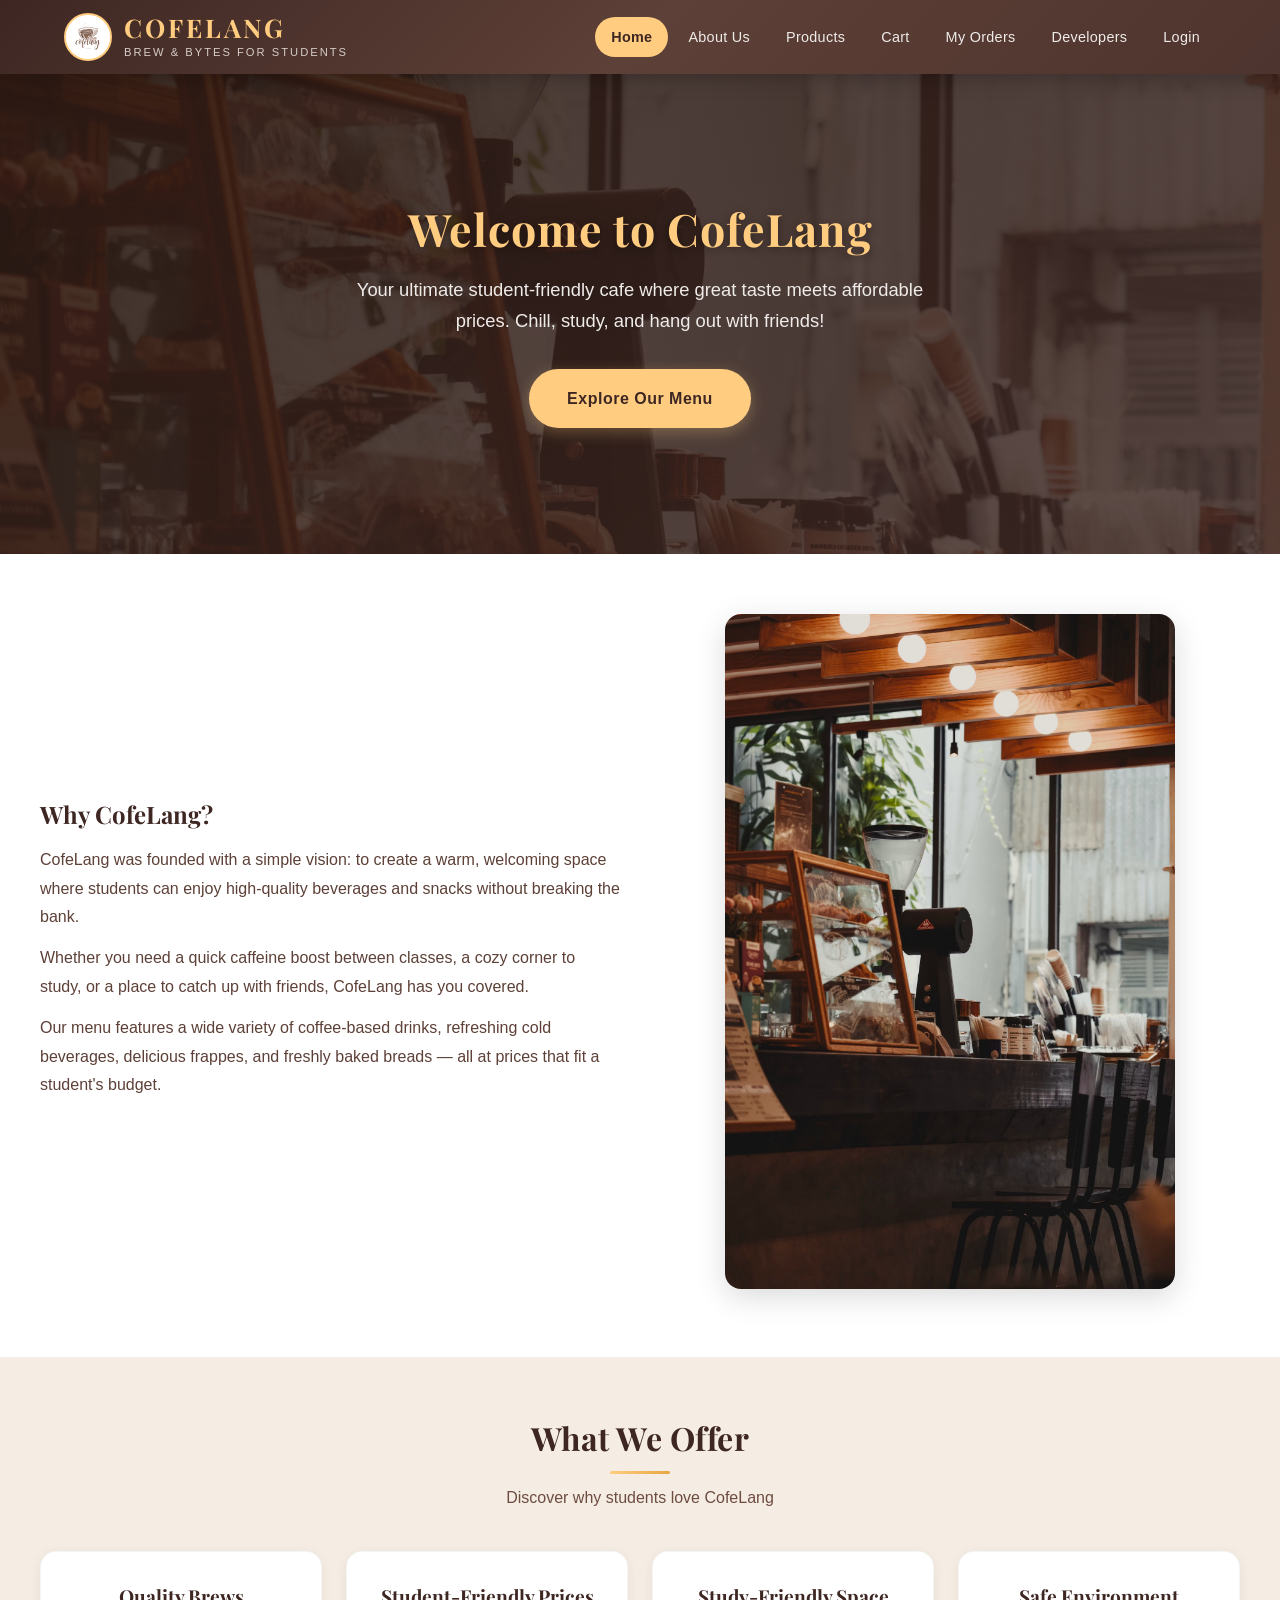
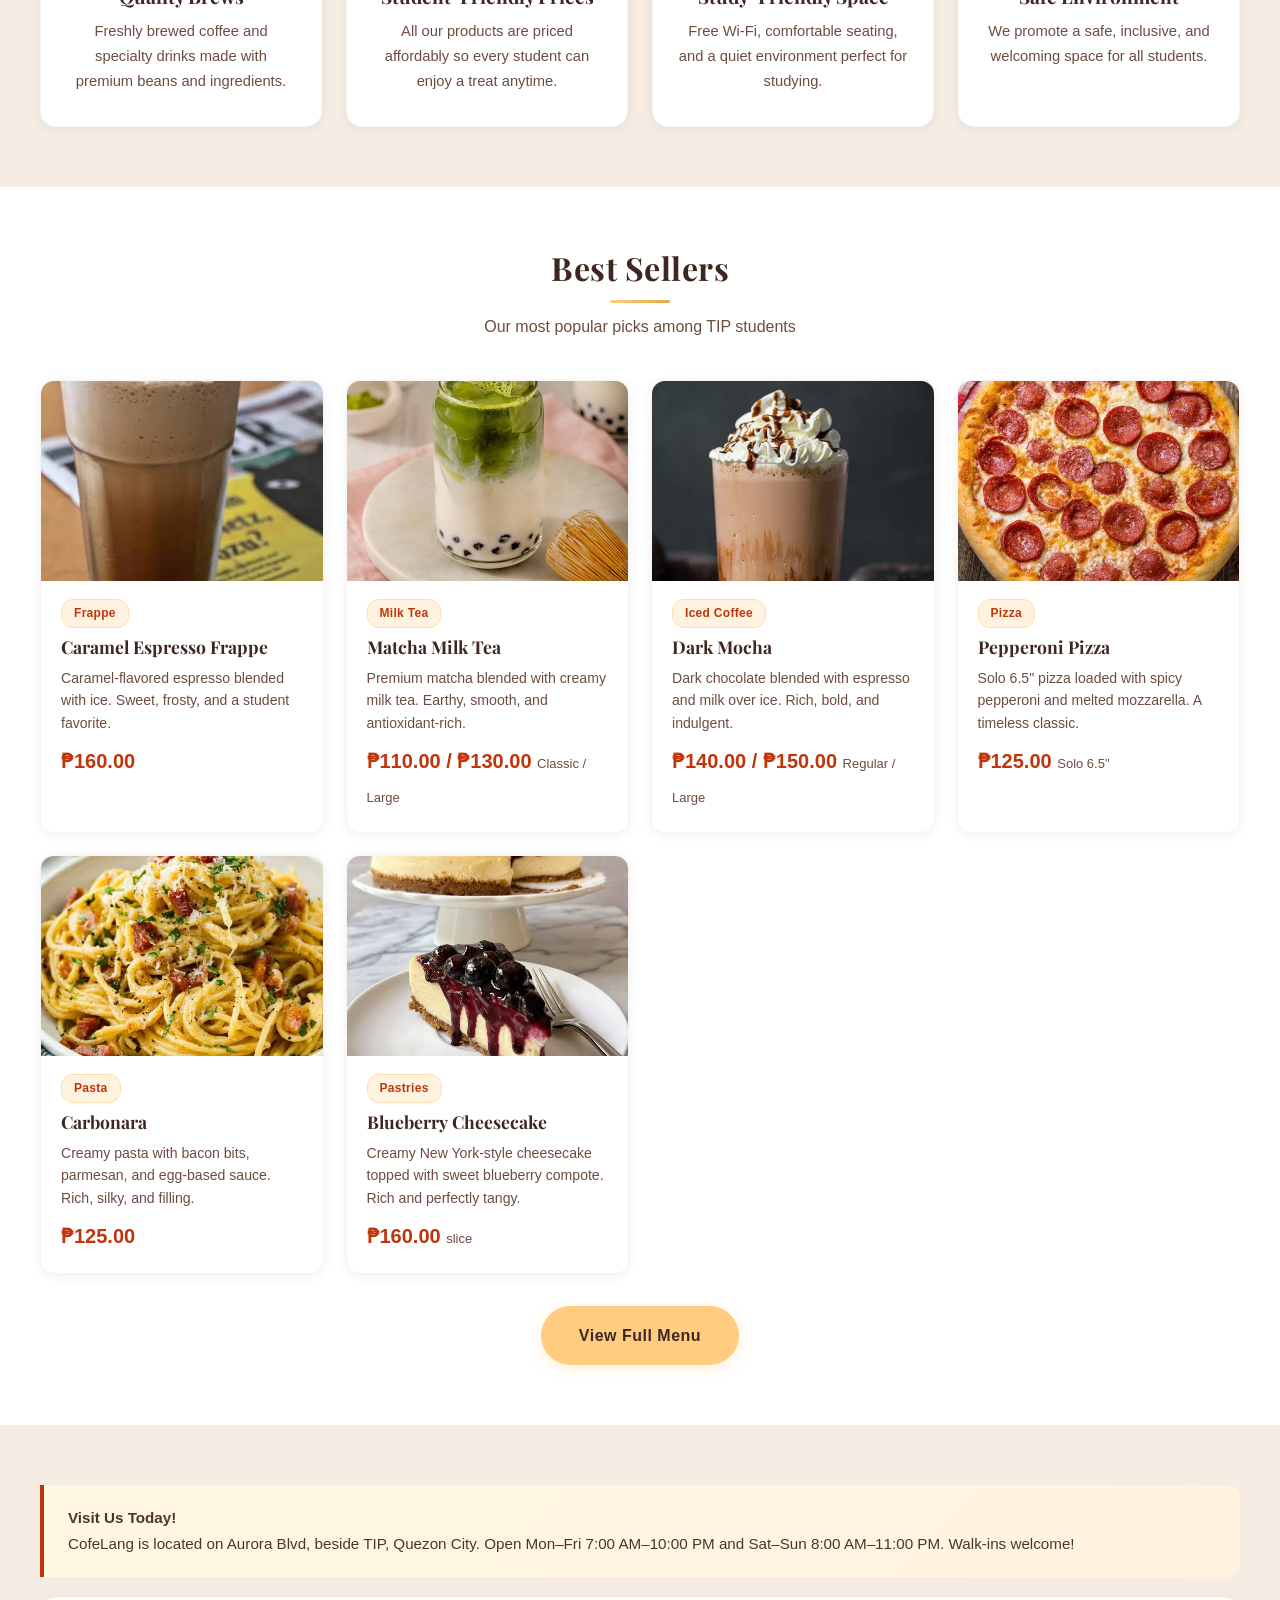
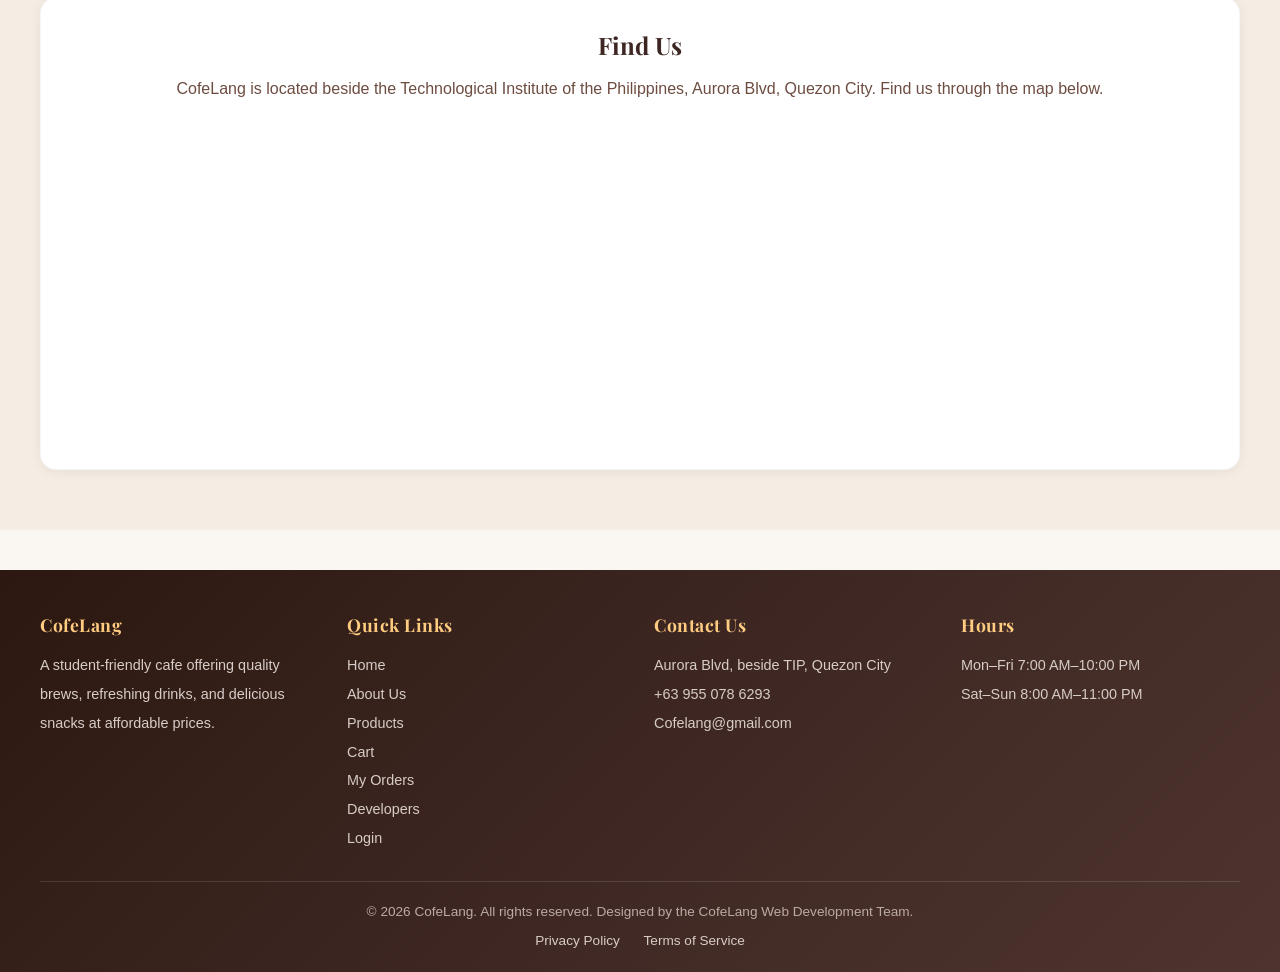
<file: checkout-success.html>
<!doctype html>
<html lang="en">
  <head>
    <meta charset="UTF-8" />
    <meta name="viewport" content="width=device-width, initial-scale=1.0" />
    <title>Order Placed – CofeLang</title>
    <meta name="description" content="Your CofeLang order has been placed. Here is your order number and a summary of what you ordered." />
    <meta name="author" content="CofeLang Web Development Team" />
    <meta name="theme-color" content="#3e2723" />
    <meta name="robots" content="noindex, nofollow" />
    <meta property="og:type" content="website" />
    <meta property="og:site_name" content="CofeLang" />
    <meta property="og:title" content="Order Placed – CofeLang" />
    <meta property="og:description" content="Your CofeLang order has been placed. Here is your order number and a summary of what you ordered." />
    <meta property="og:image" content="https://cofelang.vercel.app/assets/og-image.png" />
    <meta property="og:image:alt" content="CofeLang logo on a coffee-brown background" />
    <meta name="twitter:card" content="summary_large_image" />
    <link rel="icon" type="image/x-icon" href="assets/icon/logo.ico" />
    <link rel="preconnect" href="https://fonts.googleapis.com" />
    <link rel="preconnect" href="https://fonts.gstatic.com" crossorigin />
    <link
      href="https://fonts.googleapis.com/css2?family=Playfair+Display:wght@400;600;700&display=swap"
      rel="stylesheet"
    />
    <link rel="stylesheet" href="styles.css" />
    <script src="script.js" defer></script>
  </head>
  <body>
    <a class="skip-link" href="#main">Skip to main content</a>
    <header class="site-header">
      <div class="header-container">
        <a href="index.html" class="logo">
          <img src="assets/logo.svg" alt="CofeLang logo" width="48" height="48" />
          <span class="logo-text">
            <span class="brand-name">CofeLang</span>
            <span class="brand-tagline">Brew &amp; Bytes for Students</span>
          </span>
        </a>
        <button class="nav-toggle" type="button" aria-expanded="false" aria-controls="site-nav" aria-label="Open menu">
          <span class="nav-toggle-bar"></span>
          <span class="nav-toggle-bar"></span>
          <span class="nav-toggle-bar"></span>
        </button>
        <nav id="site-nav" class="site-nav" aria-label="Primary">
          <ul>
            <li><a href="index.html">Home</a></li>
            <li><a href="about.html">About Us</a></li>
            <li><a href="products.html">Products</a></li>
            <li><a href="cart.html">Cart<span class="cart-badge" data-cart-count hidden>0</span><span class="visually-hidden" data-cart-count-label></span></a></li>
            <li><a href="orders.html">My Orders</a></li>
            <li><a href="developers.html">Developers</a></li>
            <li data-staff-nav hidden><a href="dashboard.html">Dashboard</a></li>
            <li><a href="login.html">Login</a></li>
          </ul>
        </nav>
      </div>
    </header>

    <main id="main" tabindex="-1">
      <section class="section success-section">
        <h1 class="visually-hidden">Order confirmation</h1>
        <div class="success-card" id="orderRoot">
          <p id="orderLoading">Loading your order&hellip;</p>
          <noscript>
            <p>We need JavaScript to show your order. <a href="orders.html">Open My Orders</a> or <a href="index.html">return home</a>.</p>
          </noscript>
        </div>
      </section>
    </main>

    <footer class="site-footer">
      <div class="footer-content">
        <div class="footer-col">
          <h2 class="footer-title">CofeLang</h2>
          <p>
            A student-friendly cafe offering quality brews, refreshing drinks,
            and delicious snacks at affordable prices.
          </p>
        </div>
        <div class="footer-col">
          <h2 class="footer-title">Quick Links</h2>
          <ul class="footer-links">
            <li><a href="index.html">Home</a></li>
            <li><a href="about.html">About Us</a></li>
            <li><a href="products.html">Products</a></li>
            <li><a href="cart.html">Cart</a></li>
            <li><a href="orders.html">My Orders</a></li>
            <li><a href="developers.html">Developers</a></li>
            <li><a href="login.html">Login</a></li>
          </ul>
        </div>
        <div class="footer-col">
          <h2 class="footer-title">Contact Us</h2>
          <p>Aurora Blvd, beside TIP, Quezon City</p>
          <p>+63 955 078 6293 </p>
          <p>Cofelang@gmail.com</p>
        </div>
        <div class="footer-col">
          <h2 class="footer-title">Hours</h2>
          <p>Mon–Fri 7:00 AM–10:00 PM</p>
          <p>Sat–Sun 8:00 AM–11:00 PM</p>
        </div>
      </div>
      <div class="footer-bottom">
        <p>
          &copy; 2026 CofeLang. All rights reserved. Designed by the CofeLang
          Web Development Team.
        </p>
        <p class="footer-legal">
          <a href="privacy.html">Privacy Policy</a>
          <a href="terms.html">Terms of Service</a>
        </p>
      </div>
    </footer>
  </body>
</html>
</file>
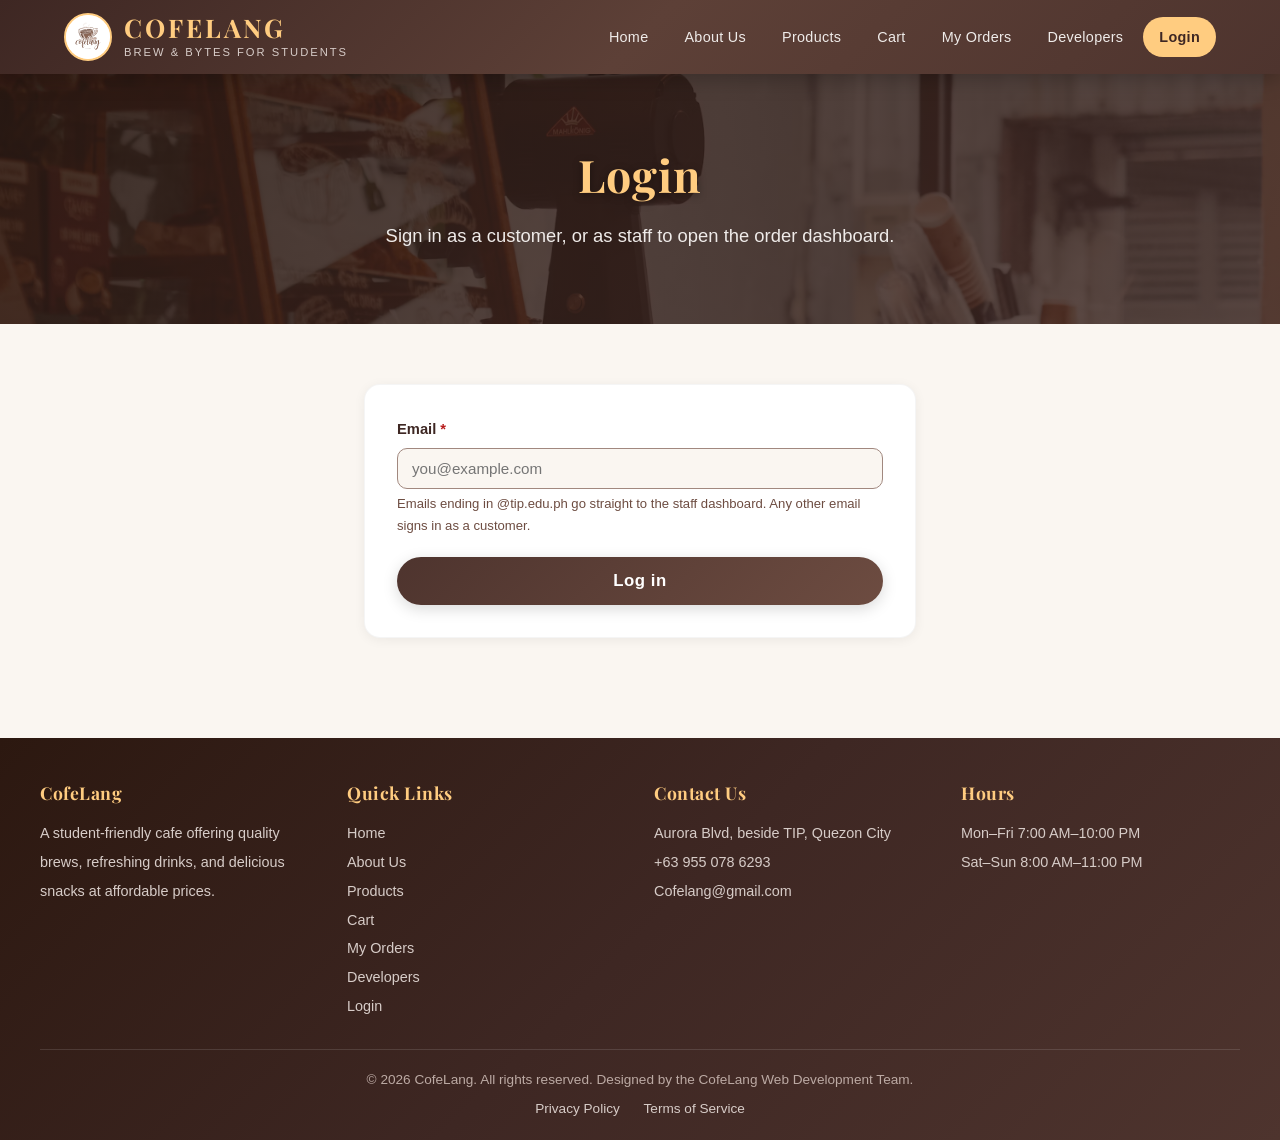
<file: dashboard.html>
<!doctype html>
<html lang="en">
  <head>
    <meta charset="UTF-8" />
    <meta name="viewport" content="width=device-width, initial-scale=1.0" />
    <title>Staff Dashboard – CofeLang</title>
    <meta name="description" content="CofeLang staff dashboard: see customer orders, track their status and mark them as done. Demo only." />
    <meta name="author" content="CofeLang Web Development Team" />
    <meta name="theme-color" content="#3e2723" />
    <meta name="robots" content="noindex, nofollow" />
    <meta property="og:type" content="website" />
    <meta property="og:site_name" content="CofeLang" />
    <meta property="og:title" content="Staff Dashboard – CofeLang" />
    <meta property="og:description" content="CofeLang staff dashboard: see customer orders, track their status and mark them as done. Demo only." />
    <meta property="og:image" content="https://cofelang.vercel.app/assets/og-image.png" />
    <meta property="og:image:alt" content="CofeLang logo on a coffee-brown background" />
    <meta name="twitter:card" content="summary_large_image" />
    <link rel="icon" type="image/x-icon" href="assets/icon/logo.ico" />
    <link rel="preconnect" href="https://fonts.googleapis.com" />
    <link rel="preconnect" href="https://fonts.gstatic.com" crossorigin />
    <link
      href="https://fonts.googleapis.com/css2?family=Playfair+Display:wght@400;600;700&display=swap"
      rel="stylesheet"
    />
    <link rel="stylesheet" href="styles.css" />
    <script src="script.js" defer></script>
  </head>
  <body>
    <a class="skip-link" href="#main">Skip to main content</a>
    <header class="site-header">
      <div class="header-container">
        <a href="index.html" class="logo">
          <img src="assets/logo.svg" alt="CofeLang logo" width="48" height="48" />
          <span class="logo-text">
            <span class="brand-name">CofeLang</span>
            <span class="brand-tagline">Brew &amp; Bytes for Students</span>
          </span>
        </a>
        <button class="nav-toggle" type="button" aria-expanded="false" aria-controls="site-nav" aria-label="Open menu">
          <span class="nav-toggle-bar"></span>
          <span class="nav-toggle-bar"></span>
          <span class="nav-toggle-bar"></span>
        </button>
        <nav id="site-nav" class="site-nav" aria-label="Primary">
          <ul>
            <li><a href="index.html">Home</a></li>
            <li><a href="about.html">About Us</a></li>
            <li><a href="products.html">Products</a></li>
            <li><a href="cart.html">Cart<span class="cart-badge" data-cart-count hidden>0</span><span class="visually-hidden" data-cart-count-label></span></a></li>
            <li><a href="orders.html">My Orders</a></li>
            <li><a href="developers.html">Developers</a></li>
            <li data-staff-nav hidden><a href="dashboard.html" aria-current="page">Dashboard</a></li>
            <li><a href="login.html">Login</a></li>
          </ul>
        </nav>
      </div>
    </header>

    <main id="main" tabindex="-1">
      <section class="hero hero--compact">
        <h1>Staff Dashboard</h1>
        <p>Track customer orders and mark them as done.</p>
      </section>

      <section class="section">
        <h2 class="section-title">Orders</h2>
        <noscript>
          <p class="notice">The dashboard needs JavaScript. Please enable it in your browser.</p>
        </noscript>
        <div id="dashRoot" hidden>
          <p class="product-count" id="dashWho"></p>

          <dl class="stat-grid">
            <div class="stat"><dt>New</dt><dd id="statNew">0</dd></div>
            <div class="stat"><dt>Preparing</dt><dd id="statPreparing">0</dd></div>
            <div class="stat"><dt>Done</dt><dd id="statDone">0</dd></div>
            <div class="stat"><dt>Total sales</dt><dd id="statSales">₱0.00</dd></div>
          </dl>

          <div class="dash-tools">
            <div class="tool-field">
              <label for="dashSearch">Search orders</label>
              <input type="search" id="dashSearch" placeholder="Order number, name or phone" autocomplete="off" />
            </div>
          </div>

          <div class="category-filter" id="dashFilters" role="group" aria-label="Filter orders by status">
            <button type="button" class="filter-btn" data-status="all" aria-pressed="true">All <span class="count">0</span></button>
            <button type="button" class="filter-btn" data-status="new" aria-pressed="false">New <span class="count">0</span></button>
            <button type="button" class="filter-btn" data-status="preparing" aria-pressed="false">Preparing <span class="count">0</span></button>
            <button type="button" class="filter-btn" data-status="done" aria-pressed="false">Done <span class="count">0</span></button>
          </div>

          <p class="product-count" id="dashStatus" role="status" aria-live="polite"></p>

          <div class="empty-state" id="dashEmpty" tabindex="-1" hidden>
            <p id="dashEmptyText"></p>
          </div>

          <div class="ticket-grid" id="dashList" tabindex="-1"></div>

          <div class="cart-actions">
            <a href="login.html?logout=1" class="btn-outline btn-danger">Log out</a>
          </div>
        </div>
      </section>
    </main>

    <footer class="site-footer">
      <div class="footer-content">
        <div class="footer-col">
          <h2 class="footer-title">CofeLang</h2>
          <p>
            A student-friendly cafe offering quality brews, refreshing drinks,
            and delicious snacks at affordable prices.
          </p>
        </div>
        <div class="footer-col">
          <h2 class="footer-title">Quick Links</h2>
          <ul class="footer-links">
            <li><a href="index.html">Home</a></li>
            <li><a href="about.html">About Us</a></li>
            <li><a href="products.html">Products</a></li>
            <li><a href="cart.html">Cart</a></li>
            <li><a href="orders.html">My Orders</a></li>
            <li><a href="developers.html">Developers</a></li>
            <li><a href="login.html">Login</a></li>
          </ul>
        </div>
        <div class="footer-col">
          <h2 class="footer-title">Contact Us</h2>
          <p>Aurora Blvd, beside TIP, Quezon City</p>
          <p>+63 955 078 6293 </p>
          <p>Cofelang@gmail.com</p>
        </div>
        <div class="footer-col">
          <h2 class="footer-title">Hours</h2>
          <p>Mon–Fri 7:00 AM–10:00 PM</p>
          <p>Sat–Sun 8:00 AM–11:00 PM</p>
        </div>
      </div>
      <div class="footer-bottom">
        <p>
          &copy; 2026 CofeLang. All rights reserved. Designed by the CofeLang
          Web Development Team.
        </p>
        <p class="footer-legal">
          <a href="privacy.html">Privacy Policy</a>
          <a href="terms.html">Terms of Service</a>
        </p>
      </div>
    </footer>
  </body>
</html>
</file>
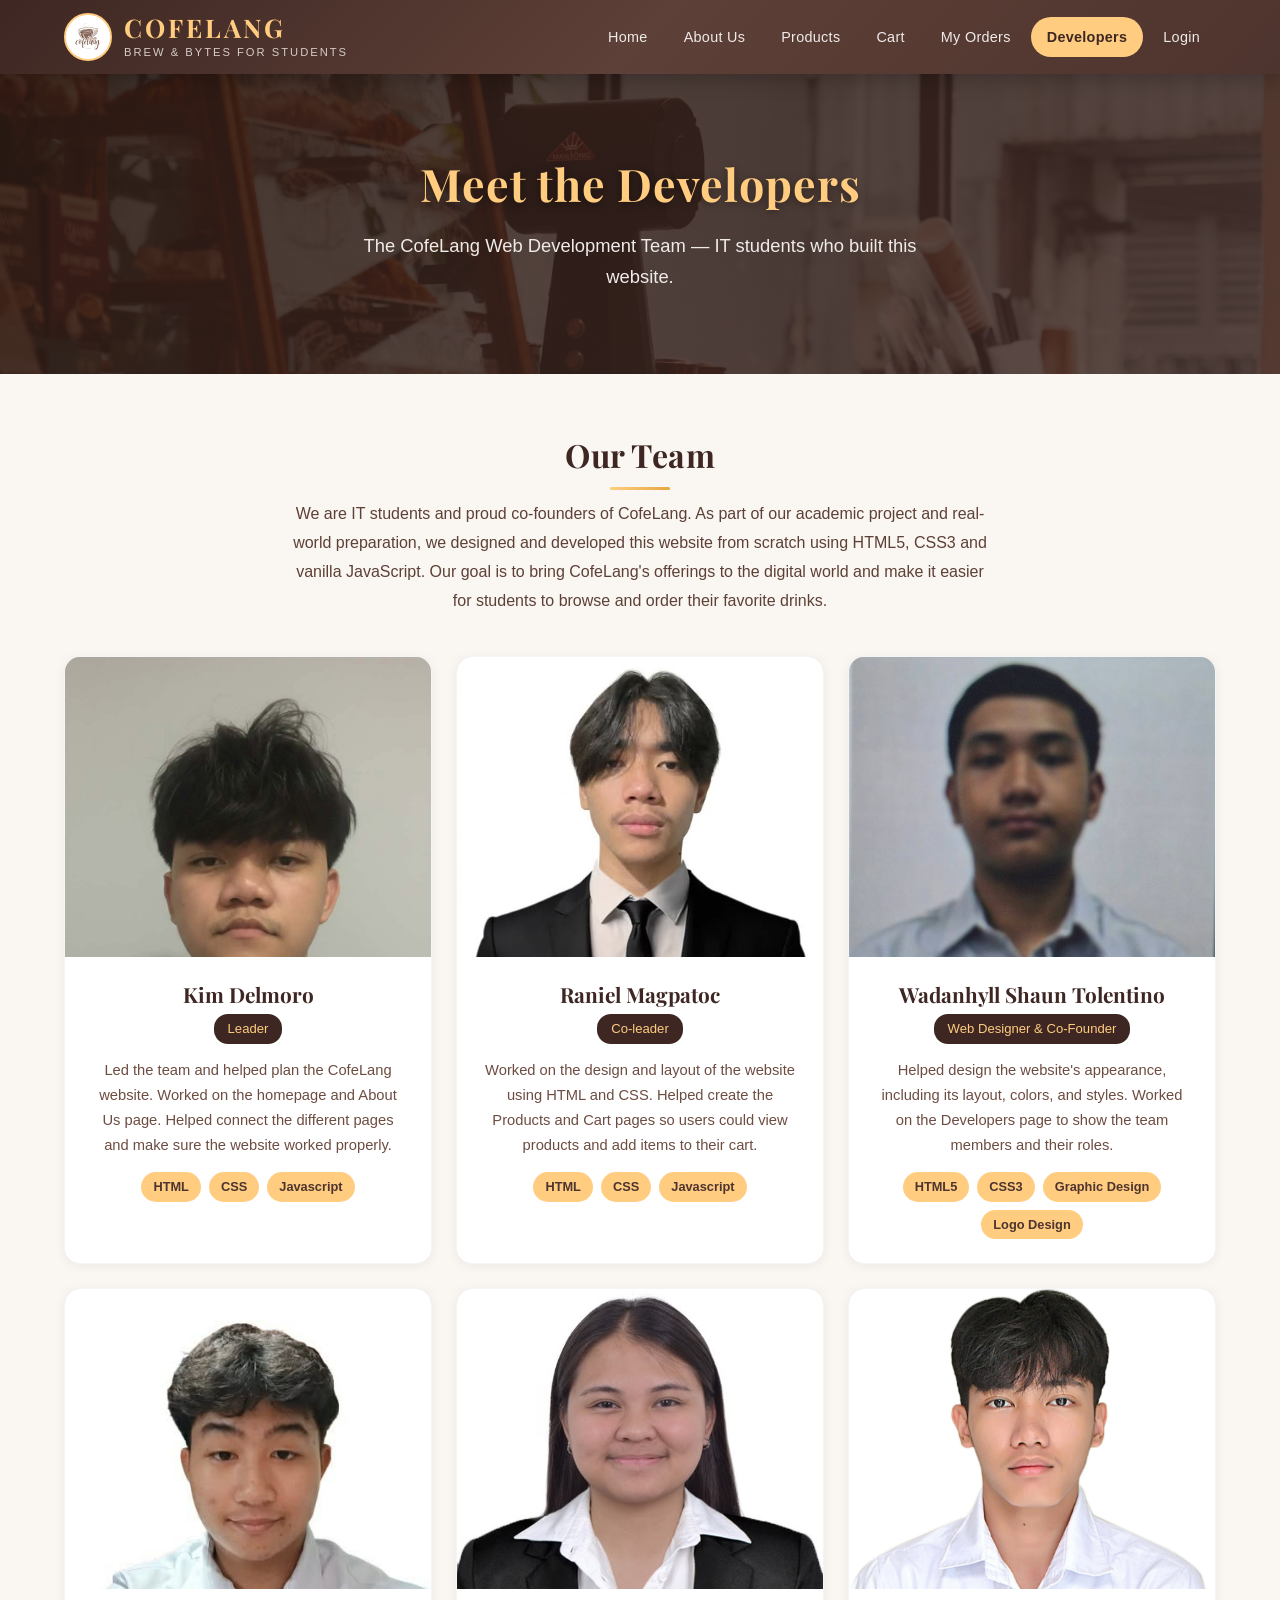
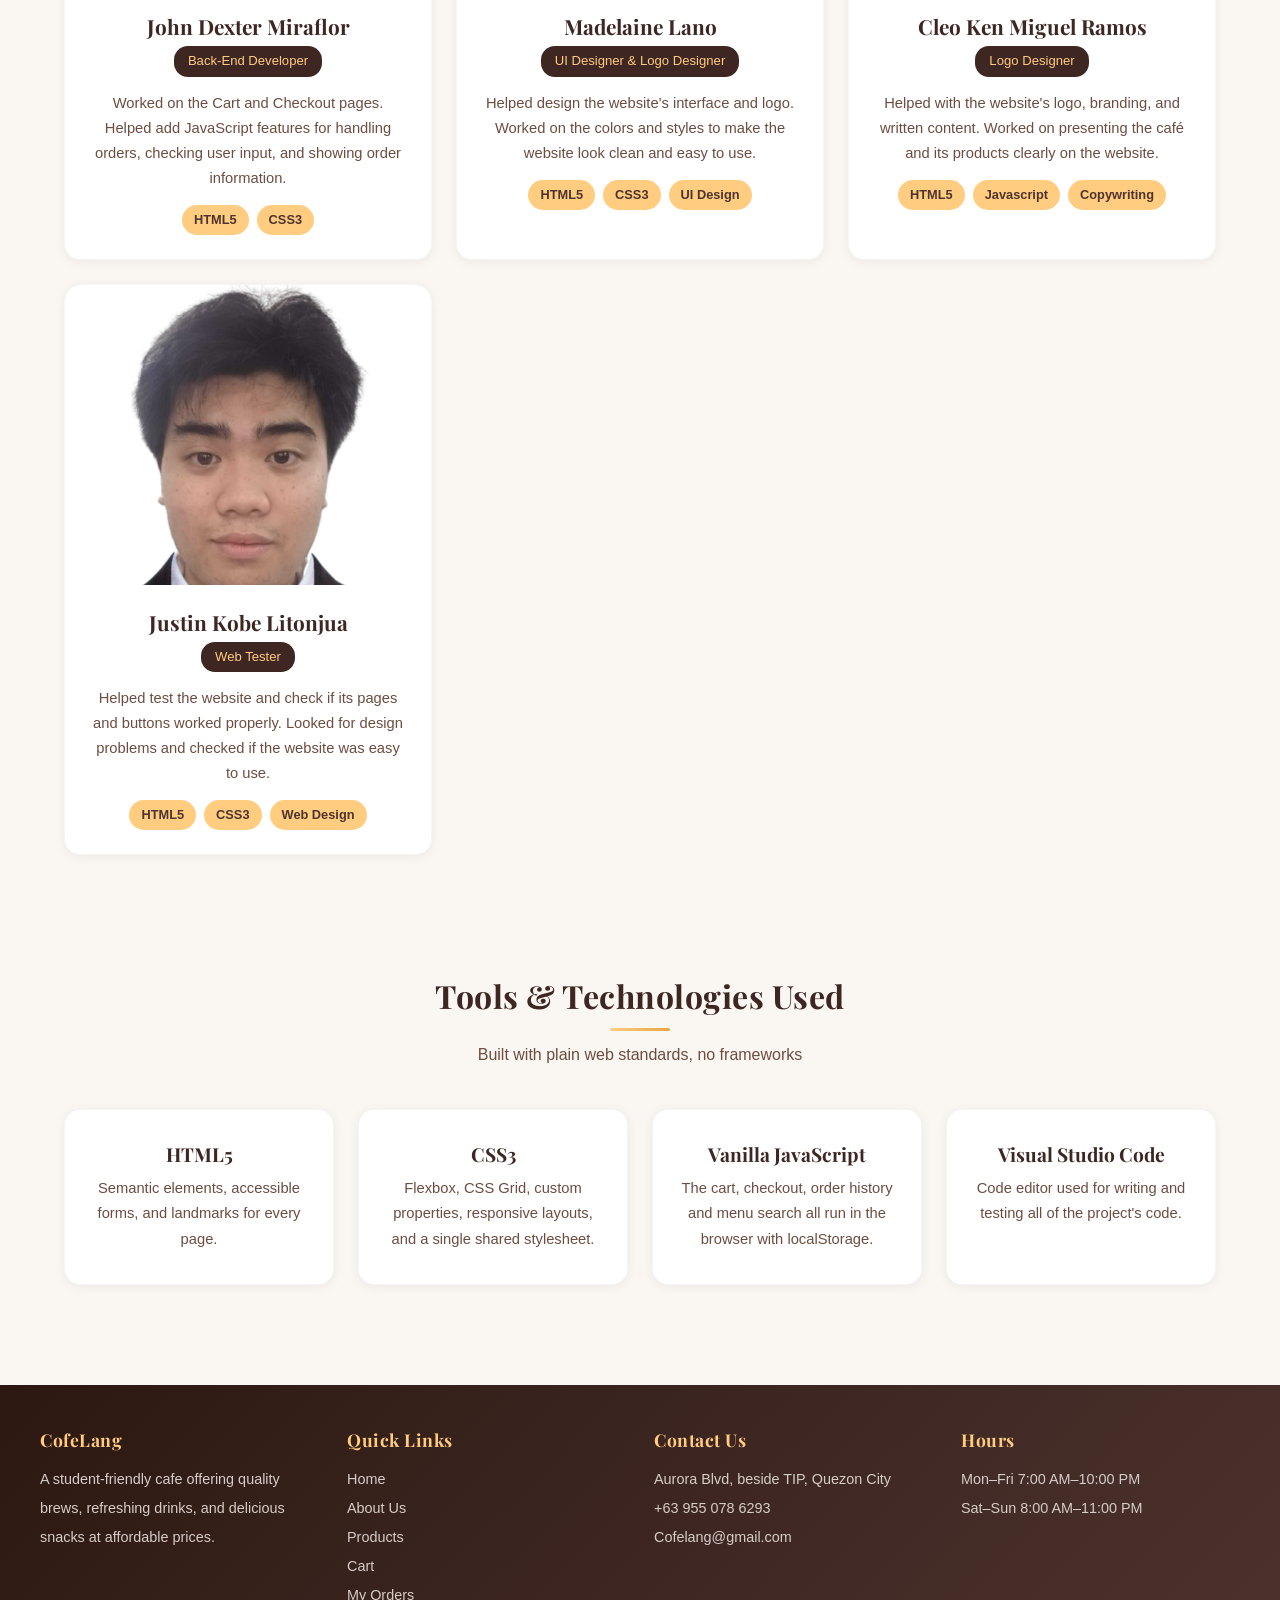
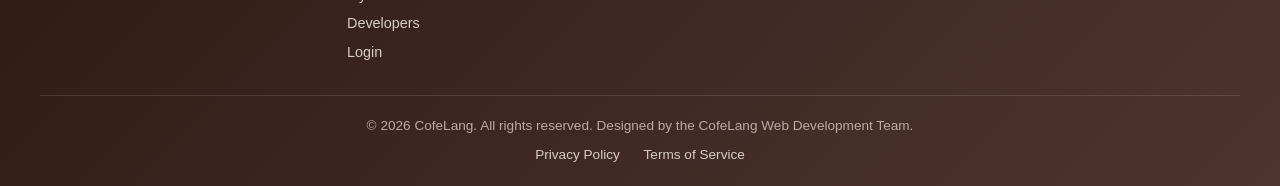
<file: developers.html>
<!doctype html>
<html lang="en">
  <head>
    <meta charset="UTF-8" />
    <meta name="viewport" content="width=device-width, initial-scale=1.0" />
    <title>Developers – CofeLang Web Development Team</title>
    <meta name="description" content="Meet the eight IT students behind the CofeLang website: their roles, short bios and skills." />
    <meta name="author" content="CofeLang Web Development Team" />
    <meta name="theme-color" content="#3e2723" />
    <meta property="og:type" content="website" />
    <meta property="og:site_name" content="CofeLang" />
    <meta property="og:title" content="Developers – CofeLang Web Development Team" />
    <meta property="og:description" content="Meet the eight IT students behind the CofeLang website: their roles, short bios and skills." />
    <meta property="og:image" content="https://cofelang.vercel.app/assets/og-image.png" />
    <meta property="og:image:alt" content="CofeLang logo on a coffee-brown background" />
    <meta name="twitter:card" content="summary_large_image" />
    <link rel="icon" type="image/x-icon" href="assets/icon/logo.ico" />
    <link rel="preconnect" href="https://fonts.googleapis.com" />
    <link rel="preconnect" href="https://fonts.gstatic.com" crossorigin />
    <link
      href="https://fonts.googleapis.com/css2?family=Playfair+Display:wght@400;600;700&display=swap"
      rel="stylesheet"
    />
    <link rel="stylesheet" href="styles.css" />
    <script src="script.js" defer></script>
  </head>
  <body>
    <a class="skip-link" href="#main">Skip to main content</a>
    <header class="site-header">
      <div class="header-container">
        <a href="index.html" class="logo">
          <img src="assets/logo.svg" alt="CofeLang logo" width="48" height="48" />
          <span class="logo-text">
            <span class="brand-name">CofeLang</span>
            <span class="brand-tagline">Brew &amp; Bytes for Students</span>
          </span>
        </a>
        <button class="nav-toggle" type="button" aria-expanded="false" aria-controls="site-nav" aria-label="Open menu">
          <span class="nav-toggle-bar"></span>
          <span class="nav-toggle-bar"></span>
          <span class="nav-toggle-bar"></span>
        </button>
        <nav id="site-nav" class="site-nav" aria-label="Primary">
          <ul>
            <li><a href="index.html">Home</a></li>
            <li><a href="about.html">About Us</a></li>
            <li><a href="products.html">Products</a></li>
            <li><a href="cart.html">Cart<span class="cart-badge" data-cart-count hidden>0</span><span class="visually-hidden" data-cart-count-label></span></a></li>
            <li><a href="orders.html">My Orders</a></li>
            <li><a href="developers.html" aria-current="page">Developers</a></li>
            <li data-staff-nav hidden><a href="dashboard.html">Dashboard</a></li>
            <li><a href="login.html">Login</a></li>
          </ul>
        </nav>
      </div>
    </header>

    <main id="main" tabindex="-1">
      <section class="hero hero--page">
        <h1>Meet the Developers</h1>
        <p>The CofeLang Web Development Team &mdash; IT students who built this website.</p>
      </section>

      <section class="section">
        <h2 class="section-title">Our Team</h2>
        <p class="team-intro">
          We are IT students and proud co-founders of CofeLang. As part of our
          academic project and real-world preparation, we designed and
          developed this website from scratch using HTML5, CSS3 and vanilla
          JavaScript. Our goal is to bring CofeLang's offerings to the digital
          world and make it easier for students to browse and order their
          favorite drinks.
        </p>
        <div class="developers-grid">
        <article class="developer-card">
          <img src="assets/developers/kim.jpg" alt="Photo of Kim Delmoro" class="dev-photo" width="768" height="1344" loading="lazy" />
          <div class="dev-info">
            <h3>Kim Delmoro</h3>
            <p class="dev-role">Leader</p>
            <p class="dev-bio">Led the team and helped plan the CofeLang website. Worked on the homepage and About Us page. Helped connect the different pages and make sure the website worked properly.</p>
            <ul class="tech-stack" aria-label="Skills of Kim Delmoro"><li class="tech-tag">HTML</li><li class="tech-tag">CSS</li><li class="tech-tag">Javascript</li></ul>
          </div>
        </article>
        <article class="developer-card">
          <img src="assets/developers/raniel.jpg" alt="Photo of Raniel Magpatoc" class="dev-photo" width="480" height="480" loading="lazy" />
          <div class="dev-info">
            <h3>Raniel Magpatoc</h3>
            <p class="dev-role">Co-leader</p>
            <p class="dev-bio">Worked on the design and layout of the website using HTML and CSS. Helped create the Products and Cart pages so users could view products and add items to their cart.</p>
            <ul class="tech-stack" aria-label="Skills of Raniel Magpatoc"><li class="tech-tag">HTML</li><li class="tech-tag">CSS</li><li class="tech-tag">Javascript</li></ul>
          </div>
        </article>
        <article class="developer-card">
          <img src="assets/developers/shaun.jpg" alt="Photo of Wadanhyll Shaun Tolentino" class="dev-photo" width="1402" height="1407" loading="lazy" />
          <div class="dev-info">
            <h3>Wadanhyll Shaun Tolentino</h3>
            <p class="dev-role">Web Designer &amp; Co-Founder</p>
            <p class="dev-bio">Helped design the website's appearance, including its layout, colors, and styles. Worked on the Developers page to show the team members and their roles.</p>
            <ul class="tech-stack" aria-label="Skills of Wadanhyll Shaun Tolentino"><li class="tech-tag">HTML5</li><li class="tech-tag">CSS3</li><li class="tech-tag">Graphic Design</li><li class="tech-tag">Logo Design</li></ul>
          </div>
        </article>
        <article class="developer-card">
          <img src="assets/developers/dexter.jpg" alt="Photo of John Dexter Miraflor" class="dev-photo" width="433" height="577" loading="lazy" />
          <div class="dev-info">
            <h3>John Dexter Miraflor</h3>
            <p class="dev-role">Back-End Developer</p>
            <p class="dev-bio">Worked on the Cart and Checkout pages. Helped add JavaScript features for handling orders, checking user input, and showing order information.</p>
            <ul class="tech-stack" aria-label="Skills of John Dexter Miraflor"><li class="tech-tag">HTML5</li><li class="tech-tag">CSS3</li></ul>
          </div>
        </article>
        <article class="developer-card">
          <img src="assets/developers/lano.jpg" alt="Photo of Madelaine Lano" class="dev-photo" width="600" height="600" loading="lazy" />
          <div class="dev-info">
            <h3>Madelaine Lano</h3>
            <p class="dev-role">UI Designer &amp; Logo Designer</p>
            <p class="dev-bio">Helped design the website's interface and logo. Worked on the colors and styles to make the website look clean and easy to use.</p>
            <ul class="tech-stack" aria-label="Skills of Madelaine Lano"><li class="tech-tag">HTML5</li><li class="tech-tag">CSS3</li><li class="tech-tag">UI Design</li></ul>
          </div>
        </article>
        <article class="developer-card">
          <img src="assets/developers/ramos.jpg" alt="Photo of Cleo Ken Miguel Ramos" class="dev-photo" width="2048" height="2048" loading="lazy" />
          <div class="dev-info">
            <h3>Cleo Ken Miguel Ramos</h3>
            <p class="dev-role">Logo Designer</p>
            <p class="dev-bio">Helped with the website's logo, branding, and written content. Worked on presenting the café and its products clearly on the website.</p>
            <ul class="tech-stack" aria-label="Skills of Cleo Ken Miguel Ramos"><li class="tech-tag">HTML5</li><li class="tech-tag">Javascript</li><li class="tech-tag">Copywriting</li>
          </div>
        </article>
        <article class="developer-card">
          <img src="assets/developers/justin.png" alt="Photo of Justin Kobe Litonjua" class="dev-photo" width="1761" height="2048" loading="lazy" />
          <div class="dev-info">
            <h3>Justin Kobe Litonjua</h3>
            <p class="dev-role">Web Tester</p>
            <p class="dev-bio">Helped test the website and check if its pages and buttons worked properly. Looked for design problems and checked if the website was easy to use.</p>
            <ul class="tech-stack" aria-label="Skills of Justin Kobe Litonjua"><li class="tech-tag">HTML5</li><li class="tech-tag">CSS3</li><li class="tech-tag">Web Design</li></ul>
          </div>
        </article>
        </div>
      </section>

      <section class="section">
        <h2 class="section-title">Tools &amp; Technologies Used</h2>
        <p class="section-subtitle">Built with plain web standards, no frameworks</p>
        <div class="features">
          <article class="feature-card">
            <h3>HTML5</h3>
            <p>Semantic elements, accessible forms, and landmarks for every page.</p>
          </article>
          <article class="feature-card">
            <h3>CSS3</h3>
            <p>Flexbox, CSS Grid, custom properties, responsive layouts, and a single shared stylesheet.</p>
          </article>
          <article class="feature-card">
            <h3>Vanilla JavaScript</h3>
            <p>The cart, checkout, order history and menu search all run in the browser with localStorage.</p>
          </article>
          <article class="feature-card">
            <h3>Visual Studio Code</h3>
            <p>Code editor used for writing and testing all of the project's code.</p>
          </article>
        </div>
      </section>
    </main>

    <footer class="site-footer">
      <div class="footer-content">
        <div class="footer-col">
          <h2 class="footer-title">CofeLang</h2>
          <p>
            A student-friendly cafe offering quality brews, refreshing drinks,
            and delicious snacks at affordable prices.
          </p>
        </div>
        <div class="footer-col">
          <h2 class="footer-title">Quick Links</h2>
          <ul class="footer-links">
            <li><a href="index.html">Home</a></li>
            <li><a href="about.html">About Us</a></li>
            <li><a href="products.html">Products</a></li>
            <li><a href="cart.html">Cart</a></li>
            <li><a href="orders.html">My Orders</a></li>
            <li><a href="developers.html">Developers</a></li>
            <li><a href="login.html">Login</a></li>
          </ul>
        </div>
        <div class="footer-col">
          <h2 class="footer-title">Contact Us</h2>
          <p>Aurora Blvd, beside TIP, Quezon City</p>
          <p>+63 955 078 6293 </p>
          <p>Cofelang@gmail.com</p>
        </div>
        <div class="footer-col">
          <h2 class="footer-title">Hours</h2>
          <p>Mon–Fri 7:00 AM–10:00 PM</p>
          <p>Sat–Sun 8:00 AM–11:00 PM</p>
        </div>
      </div>
      <div class="footer-bottom">
        <p>
          &copy; 2026 CofeLang. All rights reserved. Designed by the CofeLang
          Web Development Team.
        </p>
        <p class="footer-legal">
          <a href="privacy.html">Privacy Policy</a>
          <a href="terms.html">Terms of Service</a>
        </p>
      </div>
    </footer>
  </body>
</html>
</file>
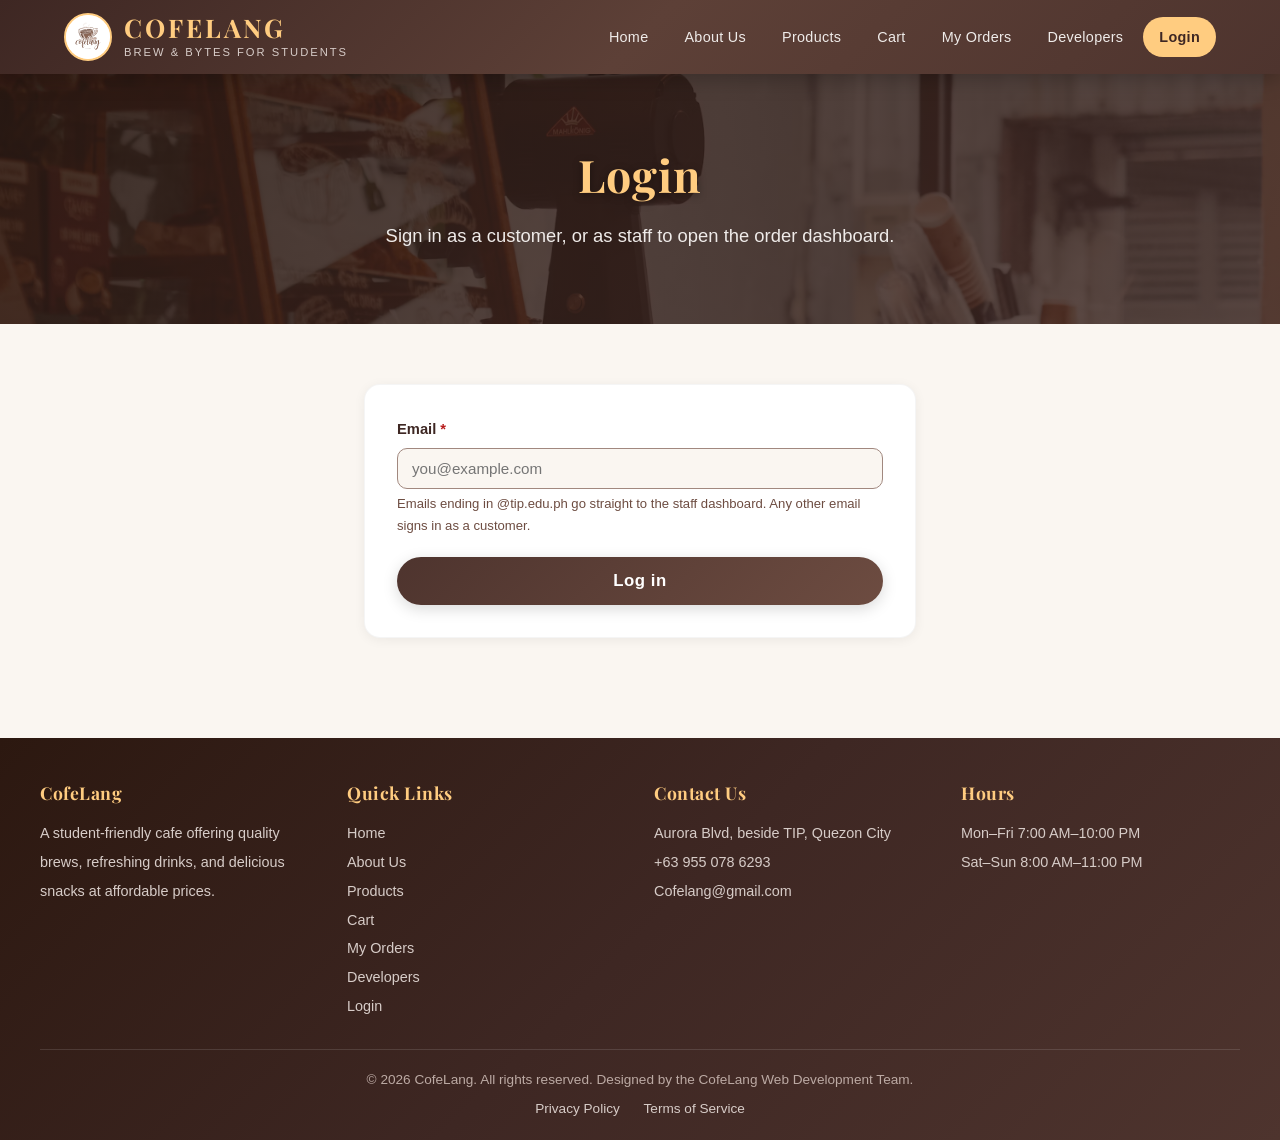
<file: login.html>
<!doctype html>
<html lang="en">
  <head>
    <meta charset="UTF-8" />
    <meta name="viewport" content="width=device-width, initial-scale=1.0" />
    <title>Login – CofeLang</title>
    <meta name="description" content="Log in to CofeLang as a customer, or as staff with a tip.edu.ph email to open the order dashboard. Demo login only." />
    <meta name="author" content="CofeLang Web Development Team" />
    <meta name="theme-color" content="#3e2723" />
    <meta name="robots" content="noindex, nofollow" />
    <meta property="og:type" content="website" />
    <meta property="og:site_name" content="CofeLang" />
    <meta property="og:title" content="Login – CofeLang" />
    <meta property="og:description" content="Log in to CofeLang as a customer, or as staff with a tip.edu.ph email to open the order dashboard. Demo login only." />
    <meta property="og:image" content="https://cofelang.vercel.app/assets/og-image.png" />
    <meta property="og:image:alt" content="CofeLang logo on a coffee-brown background" />
    <meta name="twitter:card" content="summary_large_image" />
    <link rel="icon" type="image/x-icon" href="assets/icon/logo.ico" />
    <link rel="preconnect" href="https://fonts.googleapis.com" />
    <link rel="preconnect" href="https://fonts.gstatic.com" crossorigin />
    <link
      href="https://fonts.googleapis.com/css2?family=Playfair+Display:wght@400;600;700&display=swap"
      rel="stylesheet"
    />
    <link rel="stylesheet" href="styles.css" />
    <script src="script.js" defer></script>
  </head>
  <body>
    <a class="skip-link" href="#main">Skip to main content</a>
    <header class="site-header">
      <div class="header-container">
        <a href="index.html" class="logo">
          <img src="assets/logo.svg" alt="CofeLang logo" width="48" height="48" />
          <span class="logo-text">
            <span class="brand-name">CofeLang</span>
            <span class="brand-tagline">Brew &amp; Bytes for Students</span>
          </span>
        </a>
        <button class="nav-toggle" type="button" aria-expanded="false" aria-controls="site-nav" aria-label="Open menu">
          <span class="nav-toggle-bar"></span>
          <span class="nav-toggle-bar"></span>
          <span class="nav-toggle-bar"></span>
        </button>
        <nav id="site-nav" class="site-nav" aria-label="Primary">
          <ul>
            <li><a href="index.html">Home</a></li>
            <li><a href="about.html">About Us</a></li>
            <li><a href="products.html">Products</a></li>
            <li><a href="cart.html">Cart<span class="cart-badge" data-cart-count hidden>0</span><span class="visually-hidden" data-cart-count-label></span></a></li>
            <li><a href="orders.html">My Orders</a></li>
            <li><a href="developers.html">Developers</a></li>
            <li data-staff-nav hidden><a href="dashboard.html">Dashboard</a></li>
            <li><a href="login.html" aria-current="page">Login</a></li>
          </ul>
        </nav>
      </div>
    </header>

    <main id="main" tabindex="-1">
      <section class="hero hero--compact">
        <h1>Login</h1>
        <p>Sign in as a customer, or as staff to open the order dashboard.</p>
      </section>

      <section class="section section--form">
        <div class="form-card">
          </p>

          <form id="loginForm" novalidate>
            <div class="form-group">
              <label for="loginEmail">Email <span class="req" aria-hidden="true">*</span></label>
              <input type="email" id="loginEmail" name="email" autocomplete="email" placeholder="you@example.com" required aria-describedby="hint-loginEmail err-loginEmail" />
              <p class="field-hint" id="hint-loginEmail">Emails ending in @tip.edu.ph go straight to the staff dashboard. Any other email signs in as a customer.</p>
              <p class="field-error" id="err-loginEmail" hidden></p>
            </div>
            <p class="field-error form-error" id="loginError" role="alert" hidden></p>
            <button type="submit" class="submit-btn">Log in</button>
          </form>

          <div id="loginDone" class="thanks" tabindex="-1" hidden>
            <h3>You're logged in</h3>
            <p id="loginDoneText"></p>
            <div class="login-actions">
              <a href="dashboard.html" class="hero-btn" id="loginDashboardLink" hidden>Open Dashboard</a>
              <a href="products.html" class="btn-outline">Browse Menu</a>
              <a href="login.html?logout=1" class="btn-outline btn-danger">Log out</a>
            </div>
          </div>
        </div>
      </section>
    </main>

    <footer class="site-footer">
      <div class="footer-content">
        <div class="footer-col">
          <h2 class="footer-title">CofeLang</h2>
          <p>
            A student-friendly cafe offering quality brews, refreshing drinks,
            and delicious snacks at affordable prices.
          </p>
        </div>
        <div class="footer-col">
          <h2 class="footer-title">Quick Links</h2>
          <ul class="footer-links">
            <li><a href="index.html">Home</a></li>
            <li><a href="about.html">About Us</a></li>
            <li><a href="products.html">Products</a></li>
            <li><a href="cart.html">Cart</a></li>
            <li><a href="orders.html">My Orders</a></li>
            <li><a href="developers.html">Developers</a></li>
            <li><a href="login.html">Login</a></li>
          </ul>
        </div>
        <div class="footer-col">
          <h2 class="footer-title">Contact Us</h2>
          <p>Aurora Blvd, beside TIP, Quezon City</p>
          <p>+63 955 078 6293</p>
          <p>Cofelang@gmail.com</p>
        </div>
        <div class="footer-col">
          <h2 class="footer-title">Hours</h2>
          <p>Mon–Fri 7:00 AM–10:00 PM</p>
          <p>Sat–Sun 8:00 AM–11:00 PM</p>
        </div>
      </div>
      <div class="footer-bottom">
        <p>
          &copy; 2026 CofeLang. All rights reserved. Designed by the CofeLang
          Web Development Team.
        </p>
        <p class="footer-legal">
          <a href="privacy.html">Privacy Policy</a>
          <a href="terms.html">Terms of Service</a>
        </p>
      </div>
    </footer>
  </body>
</html>
</file>
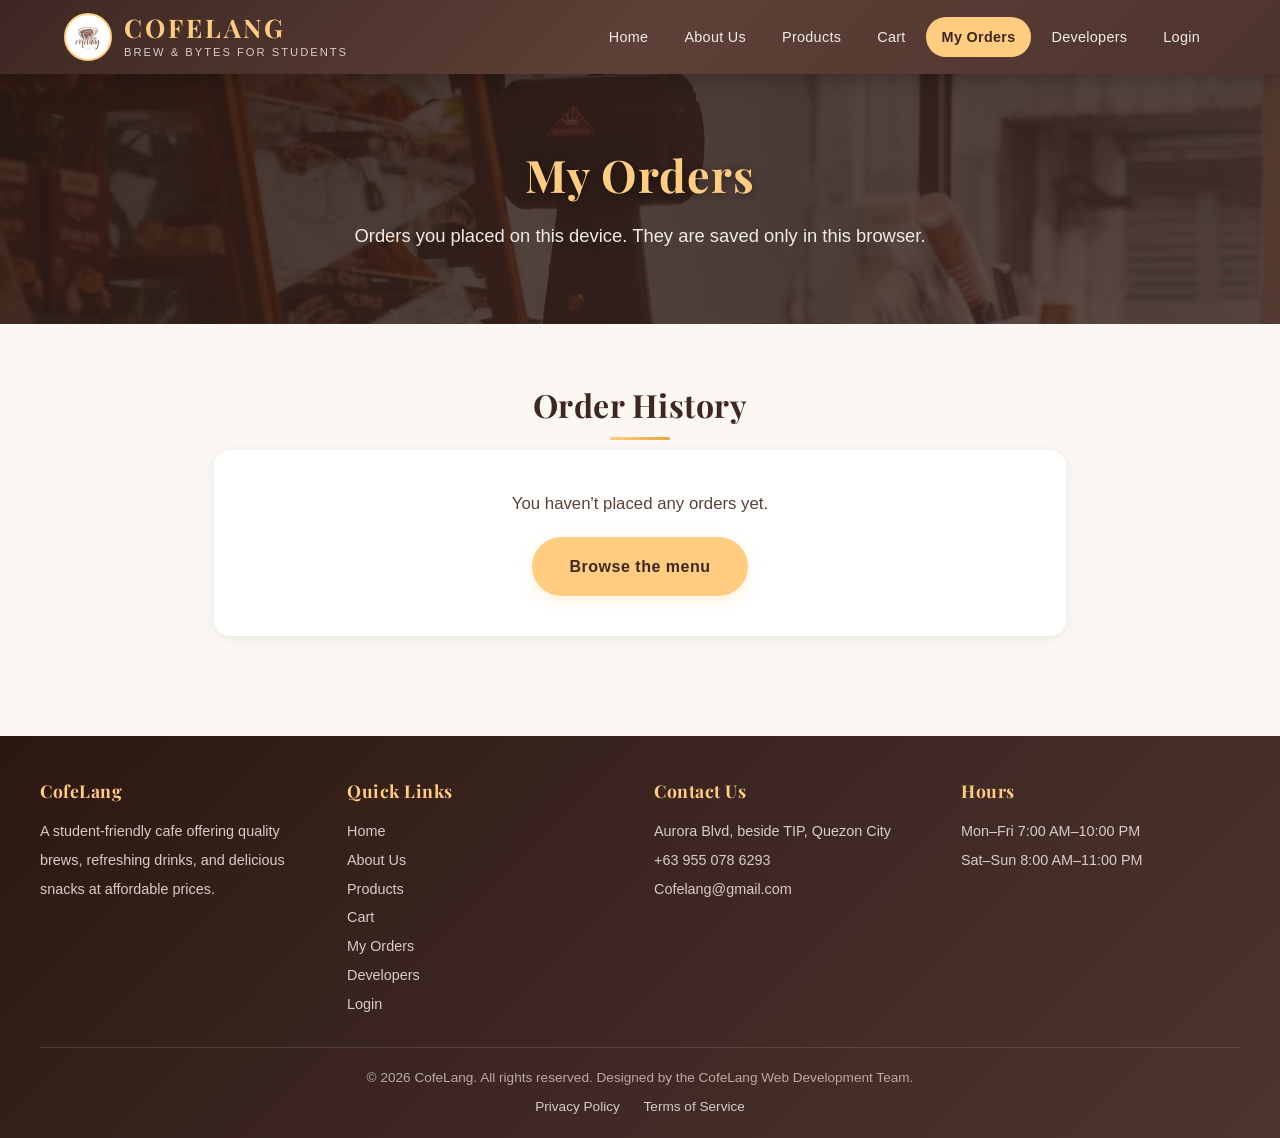
<file: orders.html>
<!doctype html>
<html lang="en">
  <head>
    <meta charset="UTF-8" />
    <meta name="viewport" content="width=device-width, initial-scale=1.0" />
    <title>My Orders – CofeLang</title>
    <meta name="description" content="See the orders you placed at CofeLang on this device, with order numbers, items and totals." />
    <meta name="author" content="CofeLang Web Development Team" />
    <meta name="theme-color" content="#3e2723" />
    <meta name="robots" content="noindex, nofollow" />
    <meta property="og:type" content="website" />
    <meta property="og:site_name" content="CofeLang" />
    <meta property="og:title" content="My Orders – CofeLang" />
    <meta property="og:description" content="See the orders you placed at CofeLang on this device, with order numbers, items and totals." />
    <meta property="og:image" content="https://cofelang.vercel.app/assets/og-image.png" />
    <meta property="og:image:alt" content="CofeLang logo on a coffee-brown background" />
    <meta name="twitter:card" content="summary_large_image" />
    <link rel="icon" type="image/x-icon" href="assets/icon/logo.ico" />
    <link rel="preconnect" href="https://fonts.googleapis.com" />
    <link rel="preconnect" href="https://fonts.gstatic.com" crossorigin />
    <link
      href="https://fonts.googleapis.com/css2?family=Playfair+Display:wght@400;600;700&display=swap"
      rel="stylesheet"
    />
    <link rel="stylesheet" href="styles.css" />
    <script src="script.js" defer></script>
  </head>
  <body>
    <a class="skip-link" href="#main">Skip to main content</a>
    <header class="site-header">
      <div class="header-container">
        <a href="index.html" class="logo">
          <img src="assets/logo.svg" alt="CofeLang logo" width="48" height="48" />
          <span class="logo-text">
            <span class="brand-name">CofeLang</span>
            <span class="brand-tagline">Brew &amp; Bytes for Students</span>
          </span>
        </a>
        <button class="nav-toggle" type="button" aria-expanded="false" aria-controls="site-nav" aria-label="Open menu">
          <span class="nav-toggle-bar"></span>
          <span class="nav-toggle-bar"></span>
          <span class="nav-toggle-bar"></span>
        </button>
        <nav id="site-nav" class="site-nav" aria-label="Primary">
          <ul>
            <li><a href="index.html">Home</a></li>
            <li><a href="about.html">About Us</a></li>
            <li><a href="products.html">Products</a></li>
            <li><a href="cart.html">Cart<span class="cart-badge" data-cart-count hidden>0</span><span class="visually-hidden" data-cart-count-label></span></a></li>
            <li><a href="orders.html" aria-current="page">My Orders</a></li>
            <li><a href="developers.html">Developers</a></li>
            <li data-staff-nav hidden><a href="dashboard.html">Dashboard</a></li>
            <li><a href="login.html">Login</a></li>
          </ul>
        </nav>
      </div>
    </header>

    <main id="main" tabindex="-1">
      <section class="hero hero--compact">
        <h1>My Orders</h1>
        <p>Orders you placed on this device. They are saved only in this browser.</p>
      </section>

      <section class="section section--narrow">
        <h2 class="section-title">Order History</h2>
        <noscript>
          <p class="notice">Order history needs JavaScript. Please enable it in your browser.</p>
        </noscript>
        <div class="empty-state" id="ordersEmpty" hidden>
          <p>You haven't placed any orders yet.</p>
          <a href="products.html" class="hero-btn">Browse the menu</a>
        </div>
        <div id="ordersFilled" hidden>
          <p class="product-count" id="ordersCount"></p>
          <div id="ordersList" class="orders-list"></div>
          <div class="cart-actions">
            <button type="button" class="btn-outline btn-danger" id="clearOrders">Clear Order History</button>
          </div>
        </div>
      </section>
    </main>

    <footer class="site-footer">
      <div class="footer-content">
        <div class="footer-col">
          <h2 class="footer-title">CofeLang</h2>
          <p>
            A student-friendly cafe offering quality brews, refreshing drinks,
            and delicious snacks at affordable prices.
          </p>
        </div>
        <div class="footer-col">
          <h2 class="footer-title">Quick Links</h2>
          <ul class="footer-links">
            <li><a href="index.html">Home</a></li>
            <li><a href="about.html">About Us</a></li>
            <li><a href="products.html">Products</a></li>
            <li><a href="cart.html">Cart</a></li>
            <li><a href="orders.html">My Orders</a></li>
            <li><a href="developers.html">Developers</a></li>
            <li><a href="login.html">Login</a></li>
          </ul>
        </div>
        <div class="footer-col">
          <h2 class="footer-title">Contact Us</h2>
          <p>Aurora Blvd, beside TIP, Quezon City</p>
          <p>+63 955 078 6293 </p>
          <p>Cofelang@gmail.com</p>
        </div>
        <div class="footer-col">
          <h2 class="footer-title">Hours</h2>
          <p>Mon–Fri 7:00 AM–10:00 PM</p>
          <p>Sat–Sun 8:00 AM–11:00 PM</p>
        </div>
      </div>
      <div class="footer-bottom">
        <p>
          &copy; 2026 CofeLang. All rights reserved. Designed by the CofeLang
          Web Development Team.
        </p>
        <p class="footer-legal">
          <a href="privacy.html">Privacy Policy</a>
          <a href="terms.html">Terms of Service</a>
        </p>
      </div>
    </footer>
  </body>
</html>
</file>
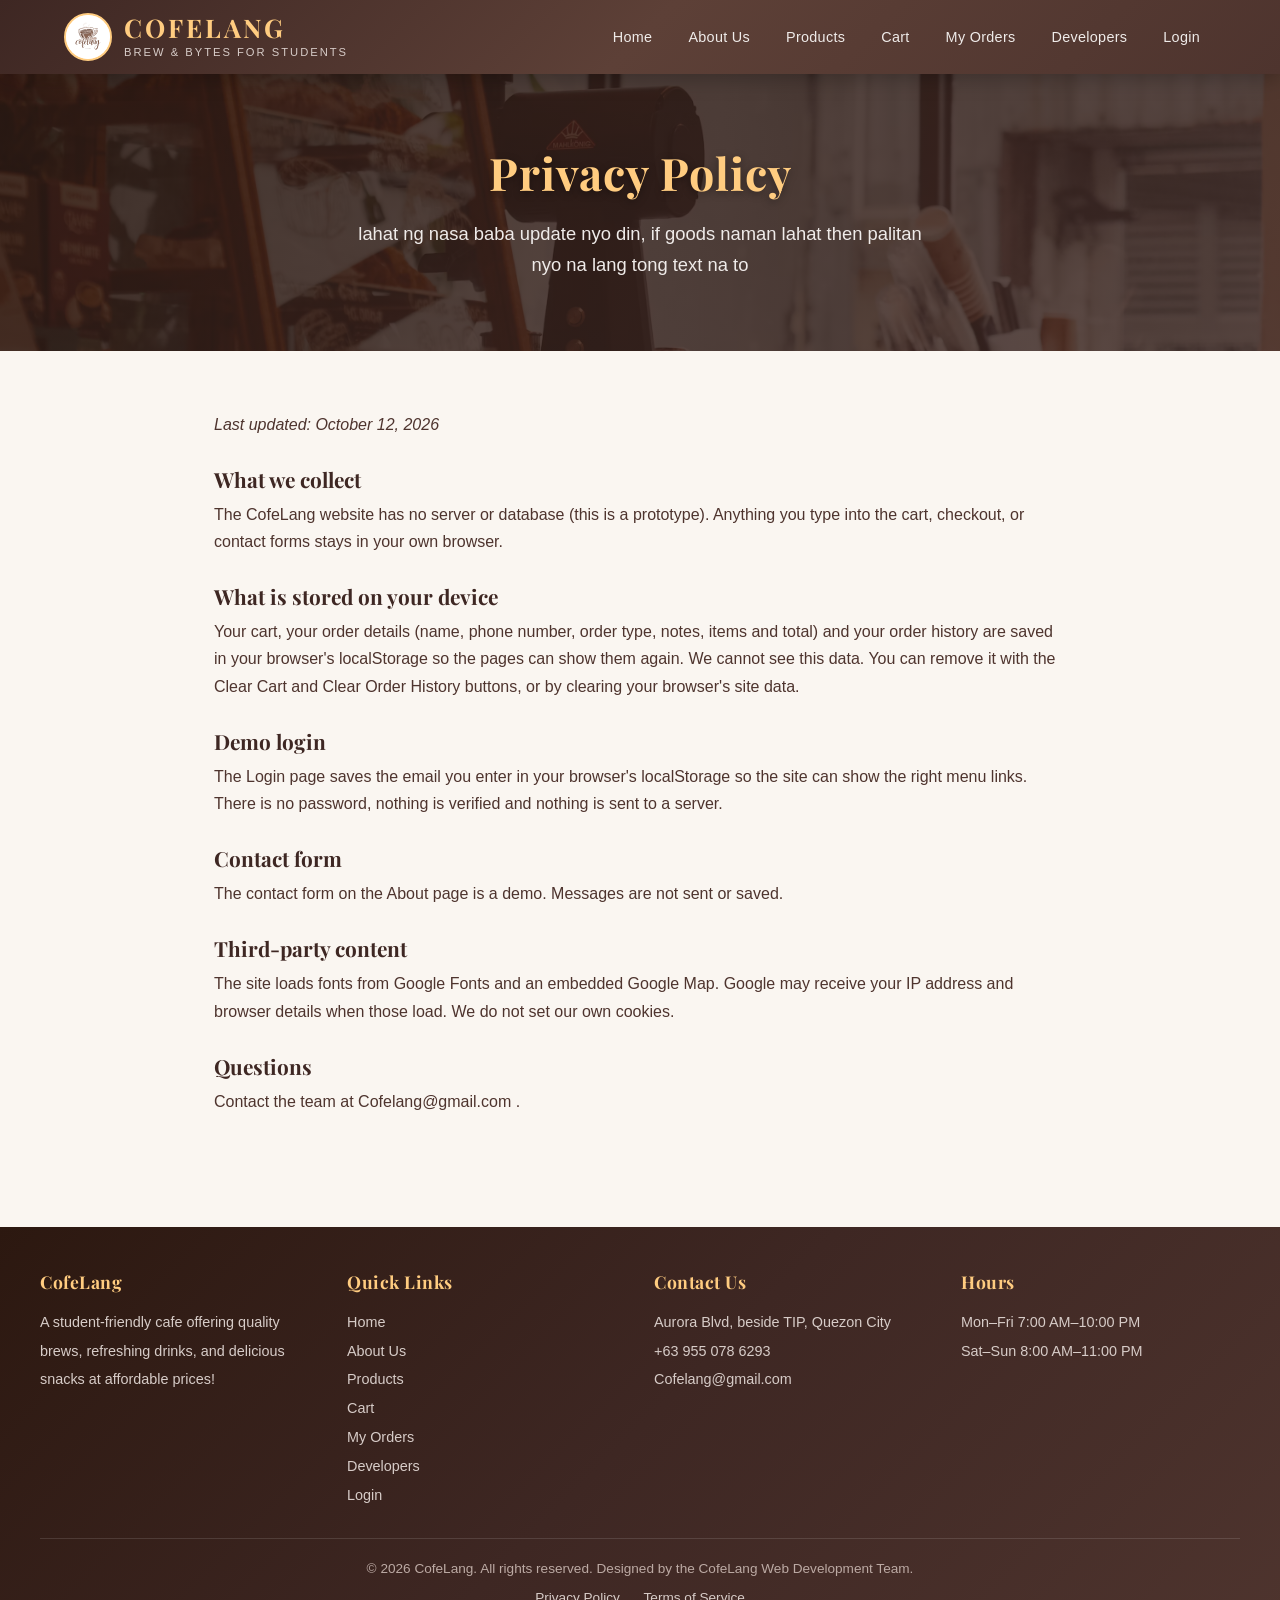
<file: privacy.html>
<!doctype html>
<html lang="en">
  <head>
    <meta charset="UTF-8" />
    <meta name="viewport" content="width=device-width, initial-scale=1.0" />
    <title>Privacy Policy – CofeLang</title>
    <meta name="description" content="How the CofeLang student demo site handles your information: everything stays in your browser." />
    <meta name="author" content="CofeLang Web Development Team" />
    <meta name="theme-color" content="#3e2723" />
    <meta property="og:type" content="website" />
    <meta property="og:site_name" content="CofeLang" />
    <meta property="og:title" content="Privacy Policy – CofeLang" />
    <meta property="og:description" content="How the CofeLang student demo site handles your information: everything stays in your browser." />
    <meta property="og:image" content="https://cofelang.vercel.app/assets/og-image.png" />
    <meta property="og:image:alt" content="CofeLang logo on a coffee-brown background" />
    <meta name="twitter:card" content="summary_large_image" />
    <link rel="icon" type="image/x-icon" href="assets/icon/logo.ico" />
    <link rel="preconnect" href="https://fonts.googleapis.com" />
    <link rel="preconnect" href="https://fonts.gstatic.com" crossorigin />
    <link
      href="https://fonts.googleapis.com/css2?family=Playfair+Display:wght@400;600;700&display=swap"
      rel="stylesheet"
    />
    <link rel="stylesheet" href="styles.css" />
    <script src="script.js" defer></script>
  </head>
  <body>
    <a class="skip-link" href="#main">Skip to main content</a>
    <header class="site-header">
      <div class="header-container">
        <a href="index.html" class="logo">
          <img src="assets/logo.svg" alt="CofeLang logo" width="48" height="48" />
          <span class="logo-text">
            <span class="brand-name">CofeLang</span>
            <span class="brand-tagline">Brew &amp; Bytes for Students</span>
          </span>
        </a>
        <button class="nav-toggle" type="button" aria-expanded="false" aria-controls="site-nav" aria-label="Open menu">
          <span class="nav-toggle-bar"></span>
          <span class="nav-toggle-bar"></span>
          <span class="nav-toggle-bar"></span>
        </button>
        <nav id="site-nav" class="site-nav" aria-label="Primary">
          <ul>
            <li><a href="index.html">Home</a></li>
            <li><a href="about.html">About Us</a></li>
            <li><a href="products.html">Products</a></li>
            <li><a href="cart.html">Cart<span class="cart-badge" data-cart-count hidden>0</span><span class="visually-hidden" data-cart-count-label></span></a></li>
            <li><a href="orders.html">My Orders</a></li>
            <li><a href="developers.html">Developers</a></li>
            <li data-staff-nav hidden><a href="dashboard.html">Dashboard</a></li>
            <li><a href="login.html">Login</a></li>
          </ul>
        </nav>
      </div>
    </header>

    <!-- same here also, palitan lang yung need palitan, if sa tingin nyo okay naman sya then delete this comment -->
    <!-- Assigned for Kobs, Dexter, Lano -->
    <!-- Gagawin nyo lang yung nasa baba netong comment na to-->
    <main id="main" tabindex="-1">
      <section class="hero hero--compact">
        <h1>Privacy Policy</h1>
        <p>lahat ng nasa baba update nyo din, if goods naman lahat then palitan nyo na lang tong text na to</p>
      </section>

      <section class="section section--narrow legal">
        <p><em>Last updated: October 12, 2026</em></p>
        <h2>What we collect</h2>
        <p>
          The CofeLang website has no server or database (this is a prototype). Anything you type
          into the cart, checkout, or contact forms stays in your own browser.
        </p>
        <h2>What is stored on your device</h2>
        <p>
          Your cart, your order details (name, phone number, order type, notes,
          items and total) and your order history are saved in your browser's
          localStorage so the pages can show them again. We cannot see this
          data. You can remove it with the Clear Cart and Clear Order History
          buttons, or by clearing your browser's site data.
        </p>
        <h2>Demo login</h2>
        <p>
          The Login page saves the email you enter in your browser's
          localStorage so the site can show the right menu links. There is no
          password, nothing is verified and nothing is sent to a server.
        </p>
        <h2>Contact form</h2>
        <p>The contact form on the About page is a demo. Messages are not sent or saved.</p>
        <h2>Third-party content</h2>
        <p>
          The site loads fonts from Google Fonts and an embedded Google Map. Google
          may receive your IP address and browser details when those load.
          We do not set our own cookies.
        </p>
        <h2>Questions</h2>
        <p>Contact the team at Cofelang@gmail.com <span class="sample-tag"></span>.</p>
      </section>
    </main>

    <footer class="site-footer">
      <div class="footer-content">
        <div class="footer-col">
          <h2 class="footer-title">CofeLang</h2>
          <p>
            A student-friendly cafe offering quality brews, refreshing drinks,
            and delicious snacks at affordable prices!
          </p>
        </div>
        <div class="footer-col">
          <h2 class="footer-title">Quick Links</h2>
          <ul class="footer-links">
            <li><a href="index.html">Home</a></li>
            <li><a href="about.html">About Us</a></li>
            <li><a href="products.html">Products</a></li>
            <li><a href="cart.html">Cart</a></li>
            <li><a href="orders.html">My Orders</a></li>
            <li><a href="developers.html">Developers</a></li>
            <li><a href="login.html">Login</a></li>
          </ul>
        </div>
        <div class="footer-col">
          <h2 class="footer-title">Contact Us</h2>
          <p>Aurora Blvd, beside TIP, Quezon City</p>
          <p>+63 955 078 6293</p>
          <p>Cofelang@gmail.com</p>
        </div>
        <div class="footer-col">
          <h2 class="footer-title">Hours</h2>
          <p>Mon–Fri 7:00 AM–10:00 PM</p>
          <p>Sat–Sun 8:00 AM–11:00 PM</p>
        </div>
      </div>
      <div class="footer-bottom">
        <p>
          &copy; 2026 CofeLang. All rights reserved. Designed by the CofeLang
          Web Development Team.
        </p>
        <p class="footer-legal">
          <a href="privacy.html">Privacy Policy</a>
          <a href="terms.html">Terms of Service</a>
        </p>
      </div>
    </footer>
  </body>
</html>
</file>
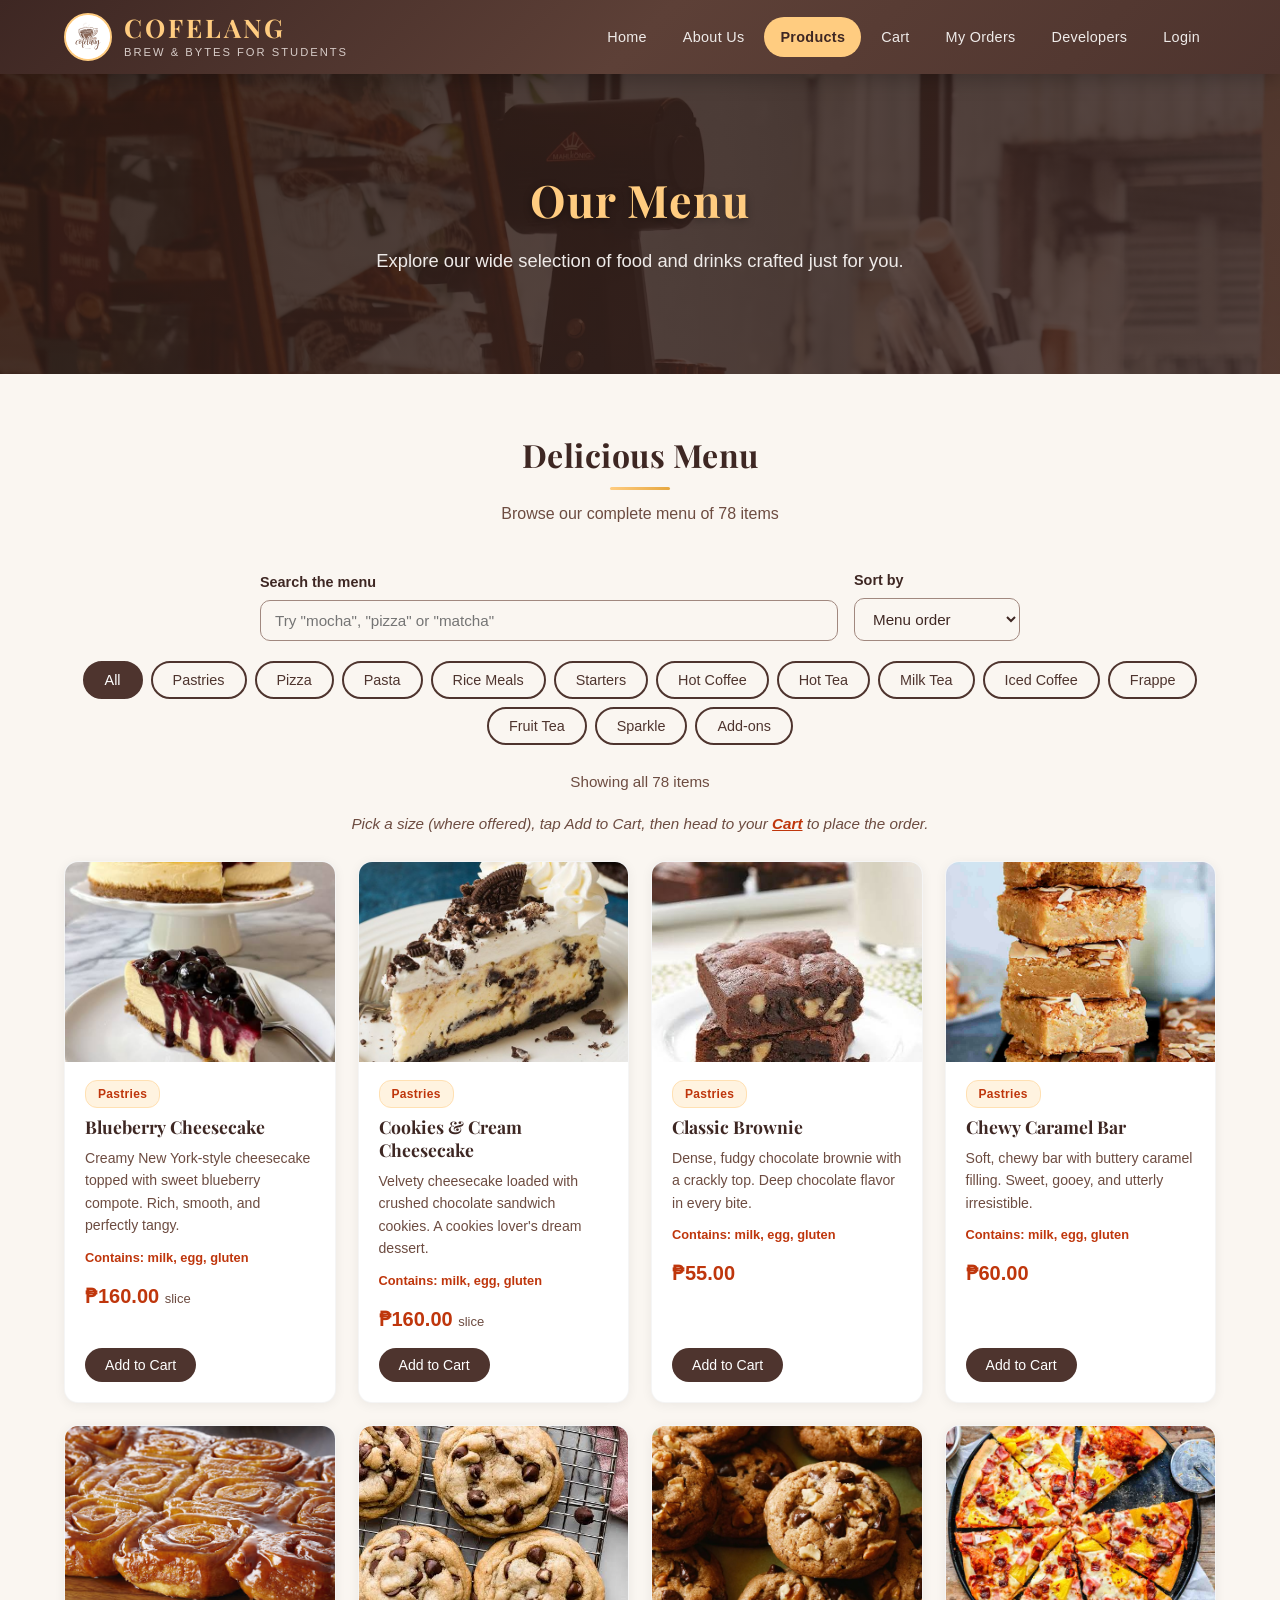
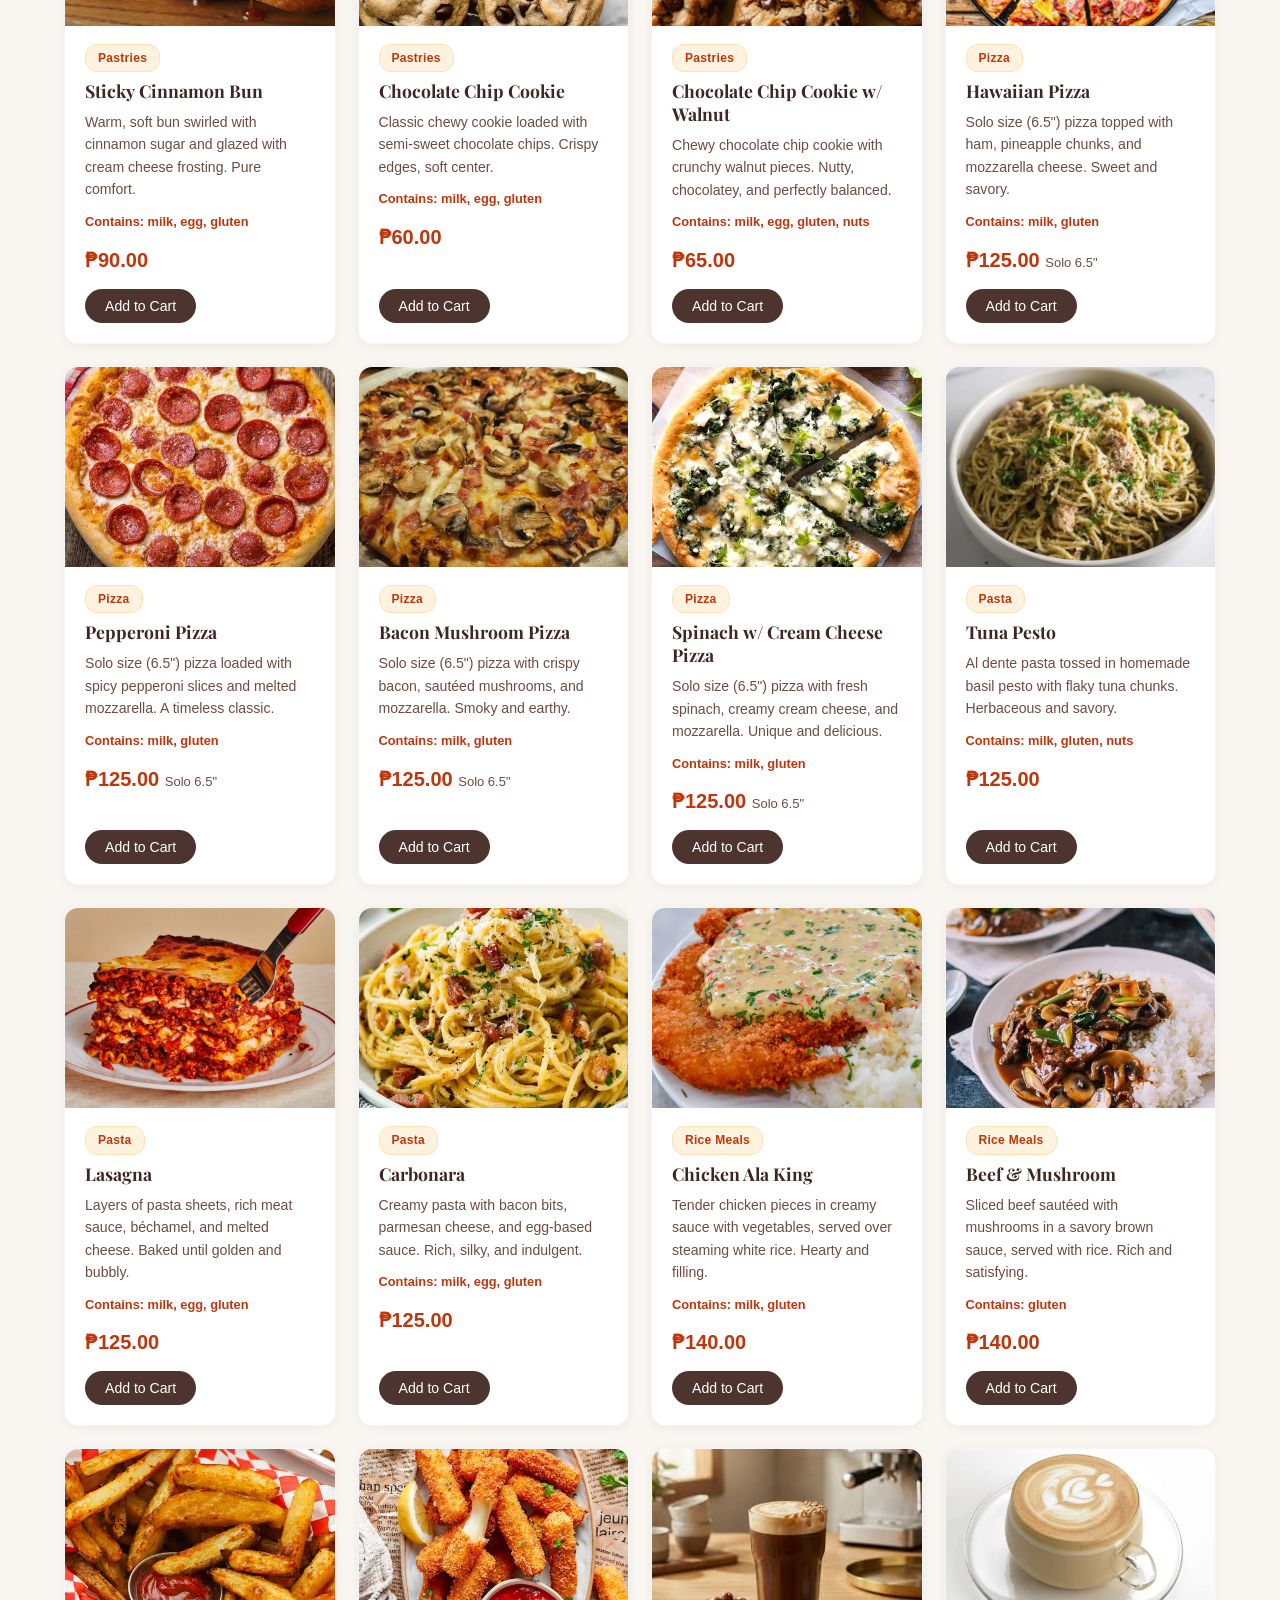
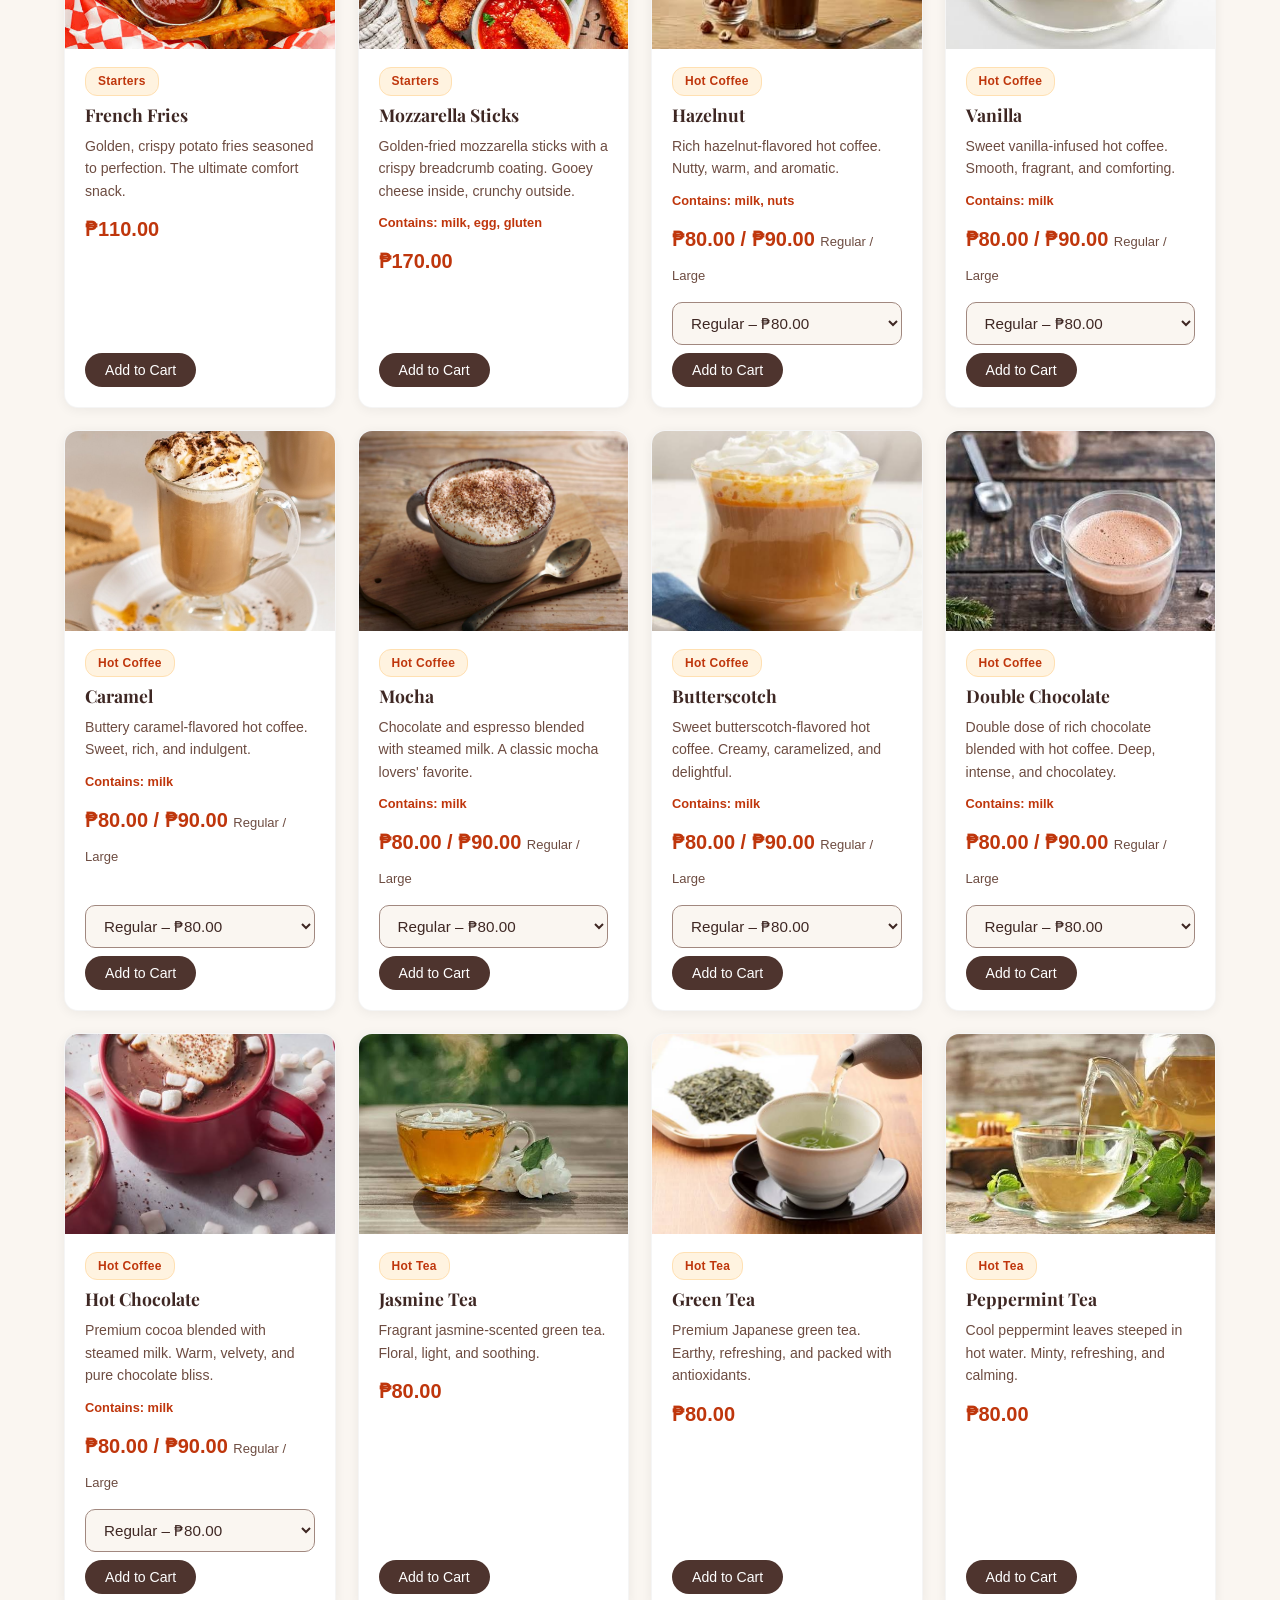
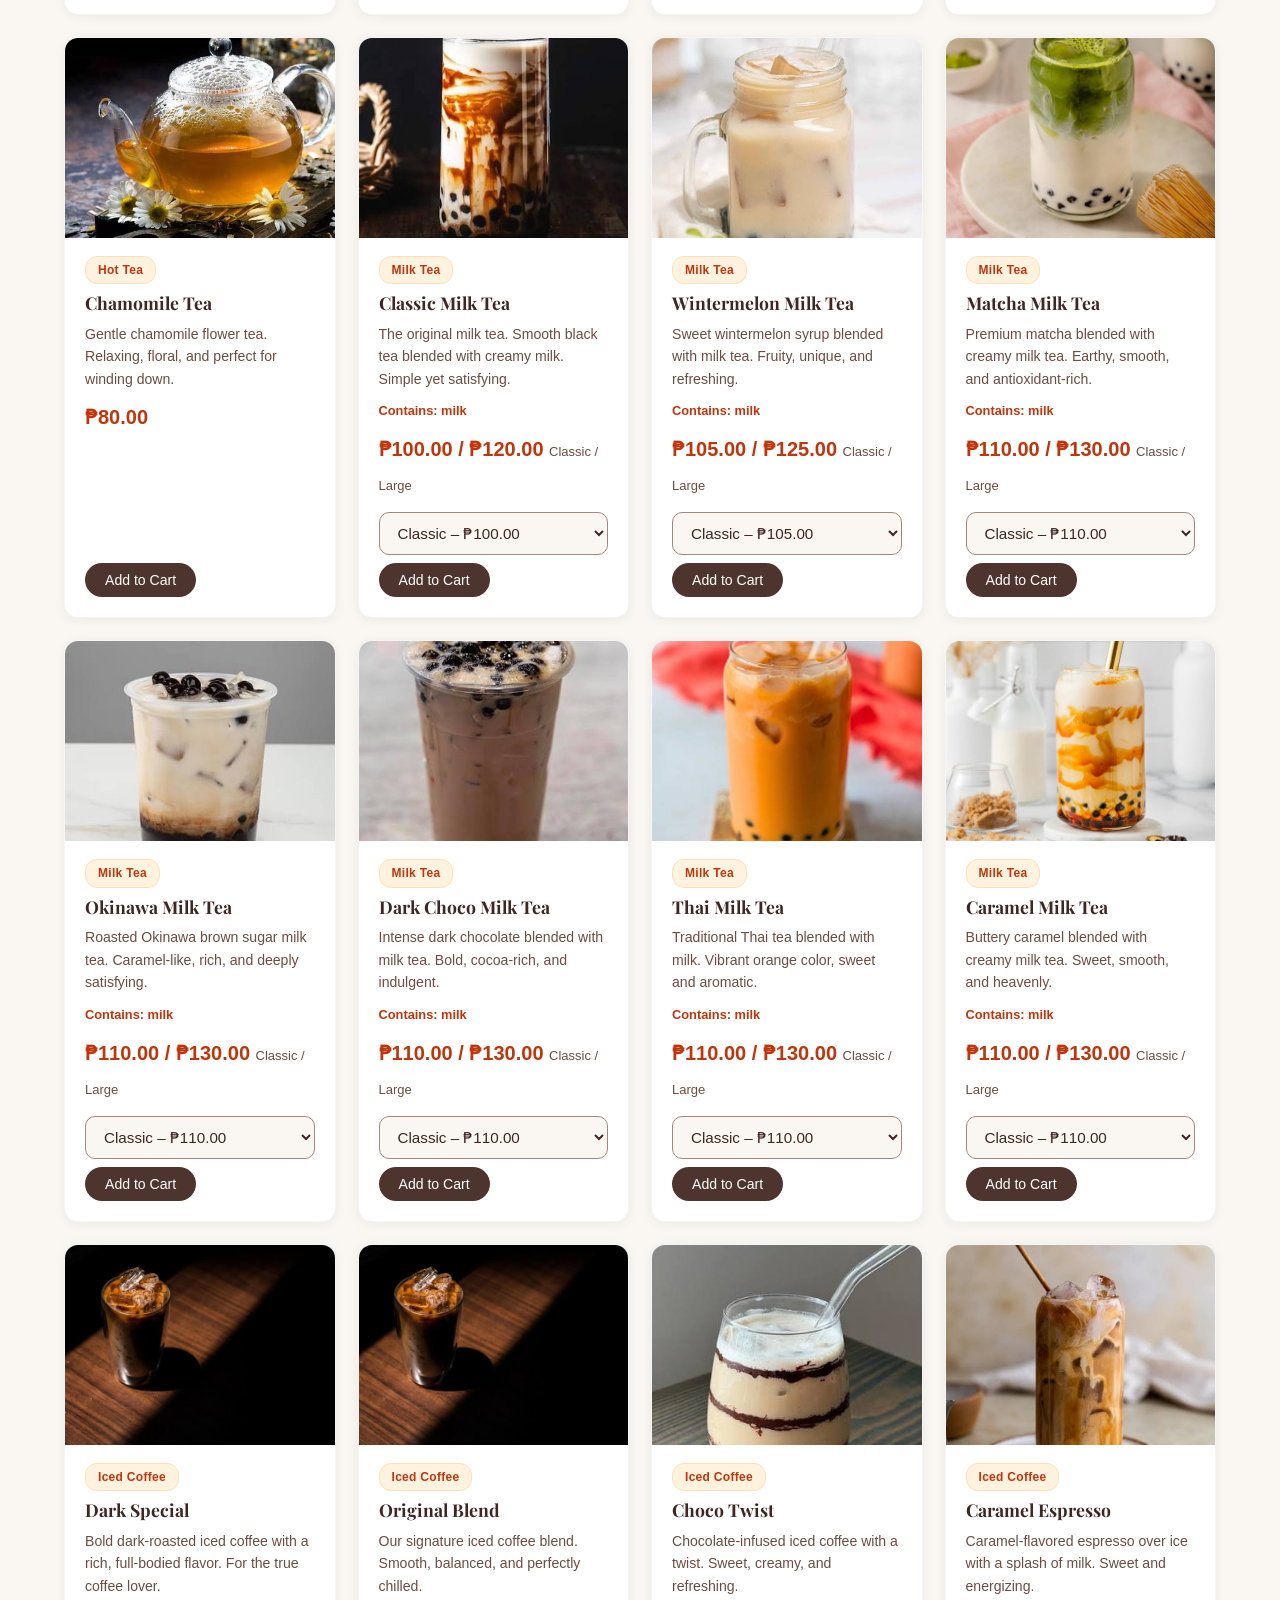
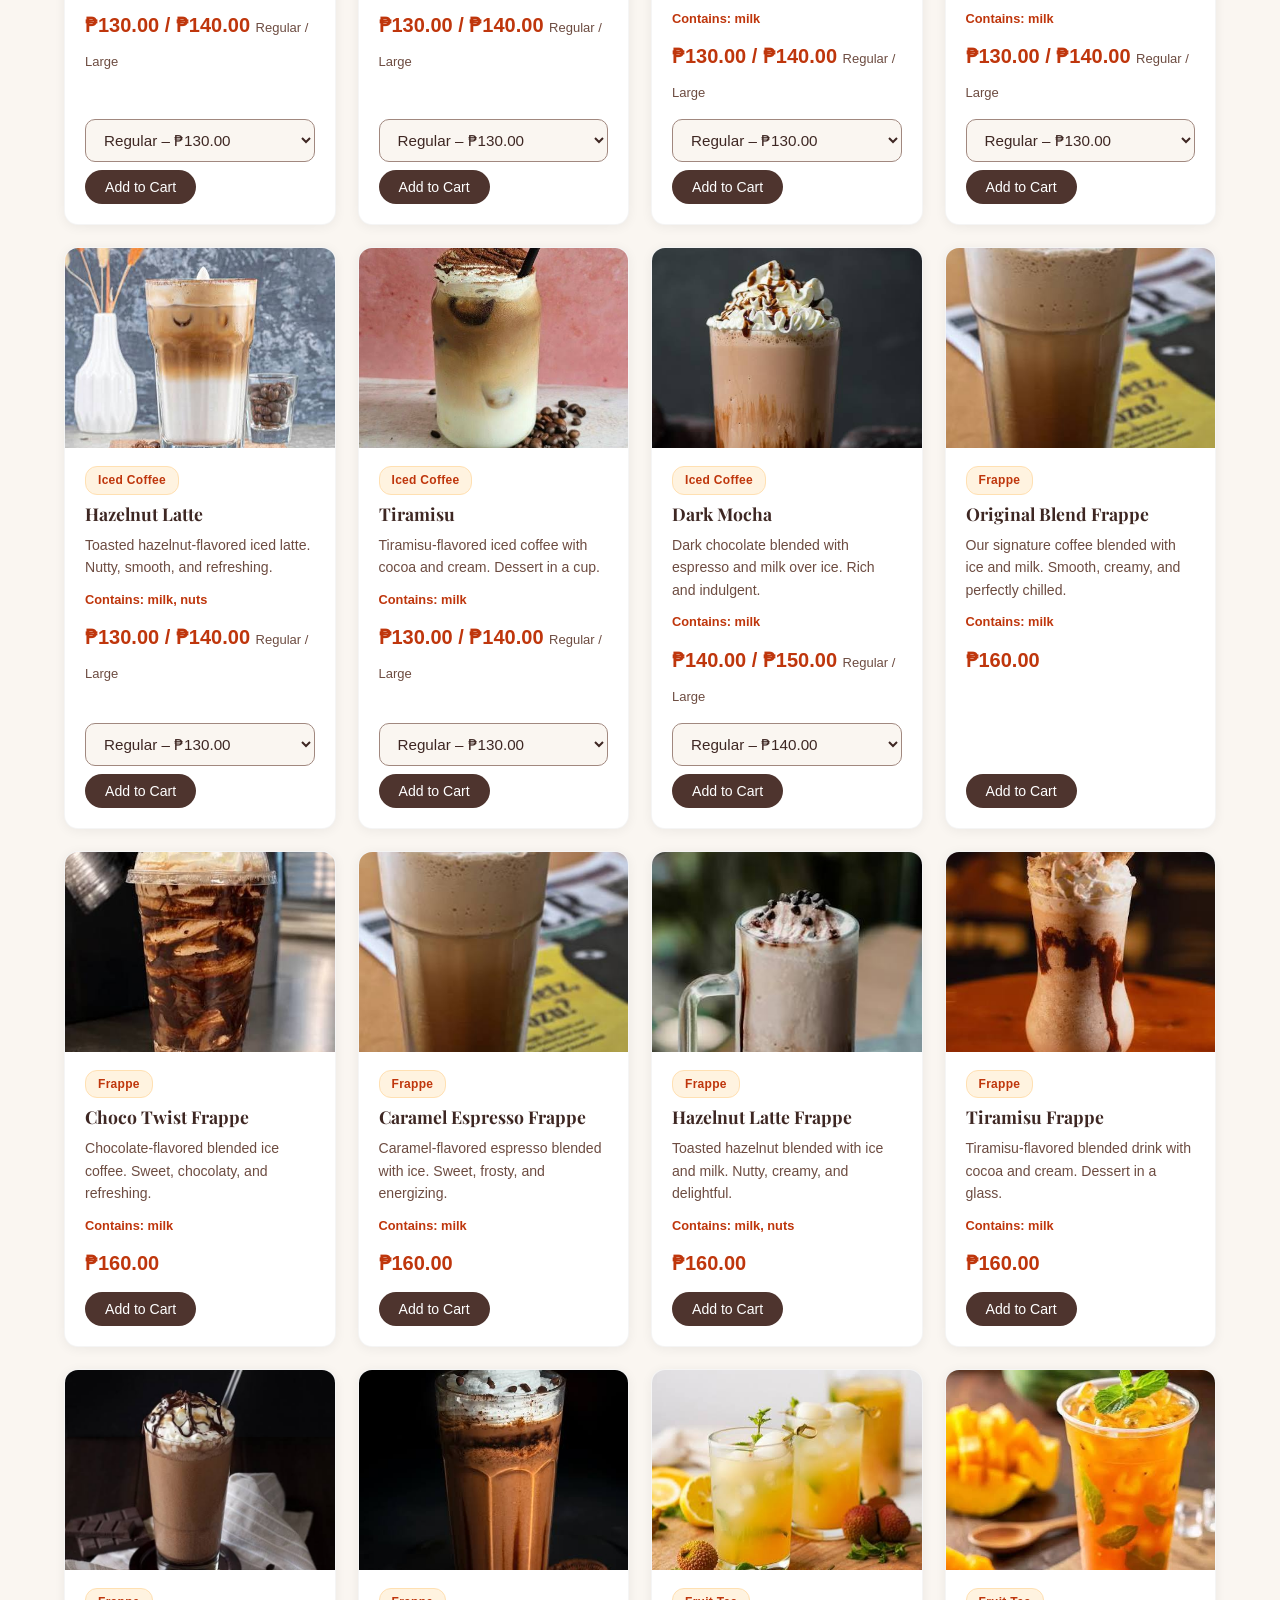
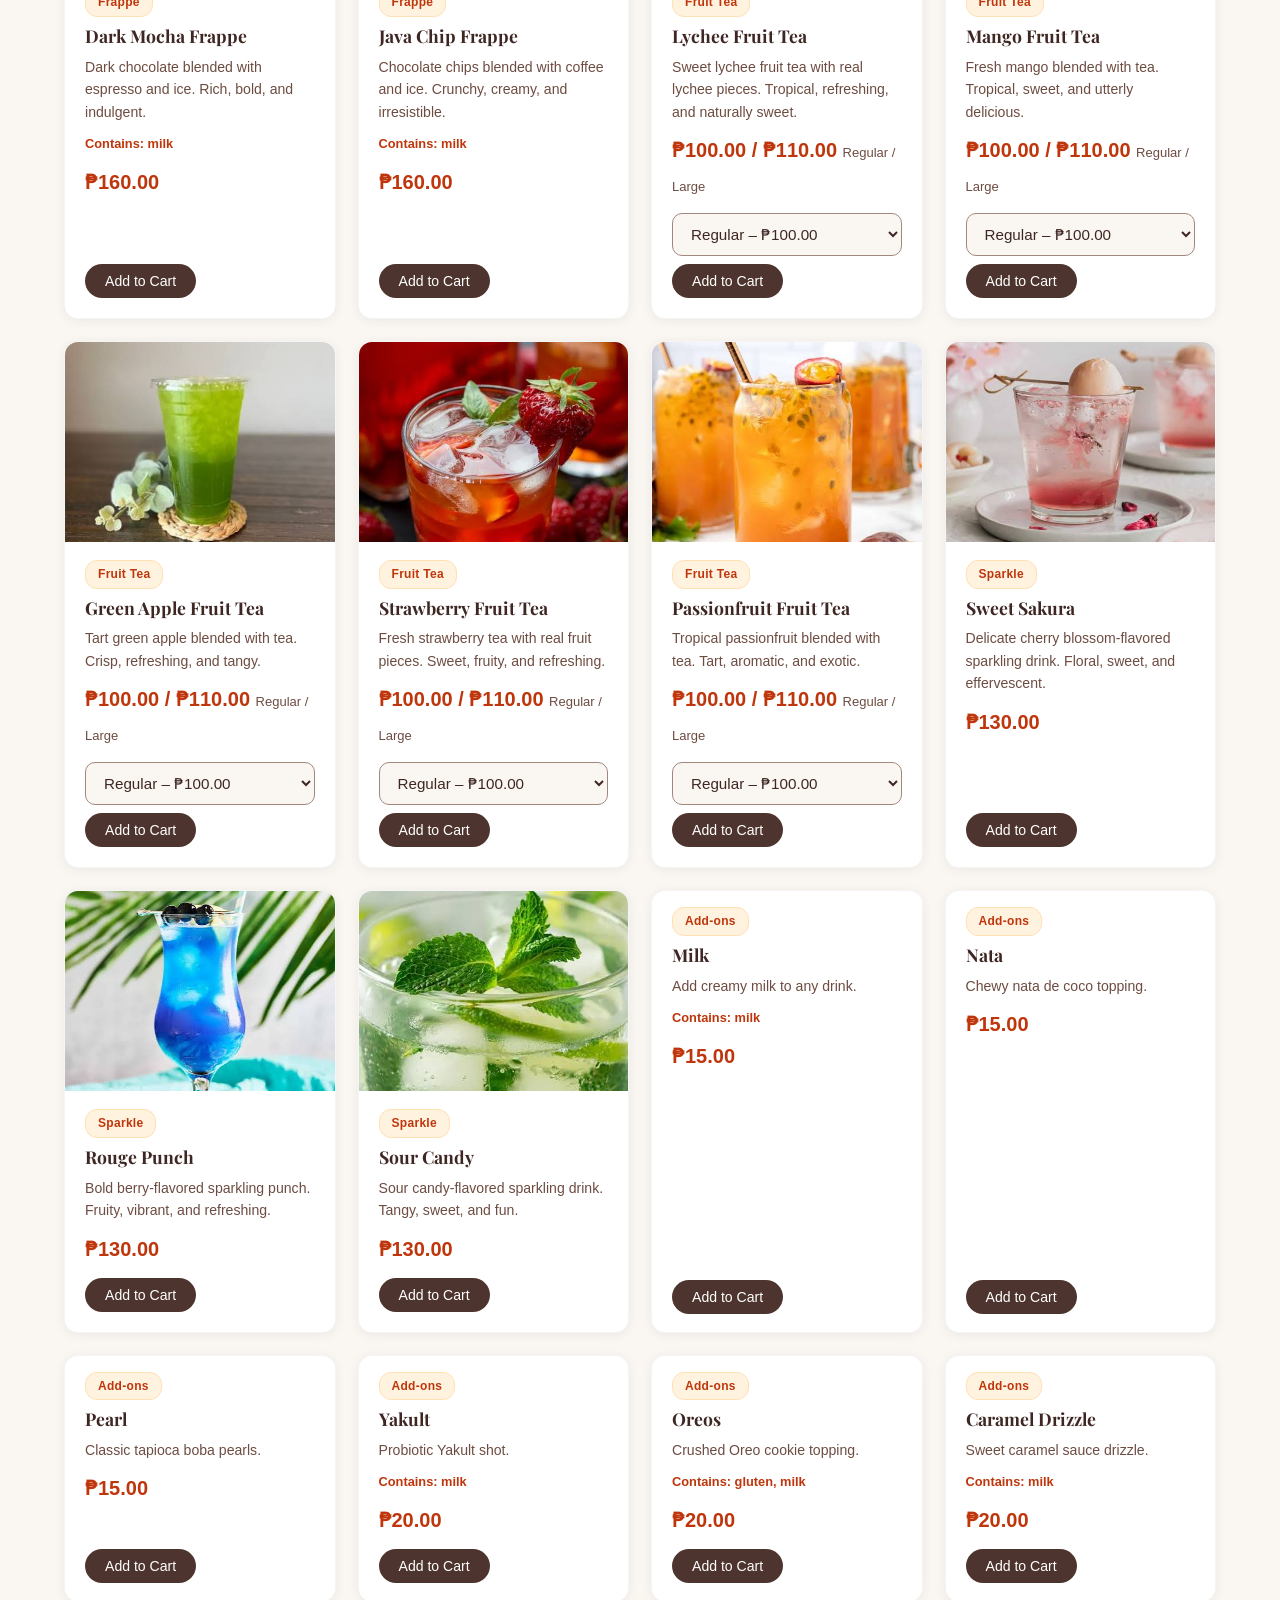
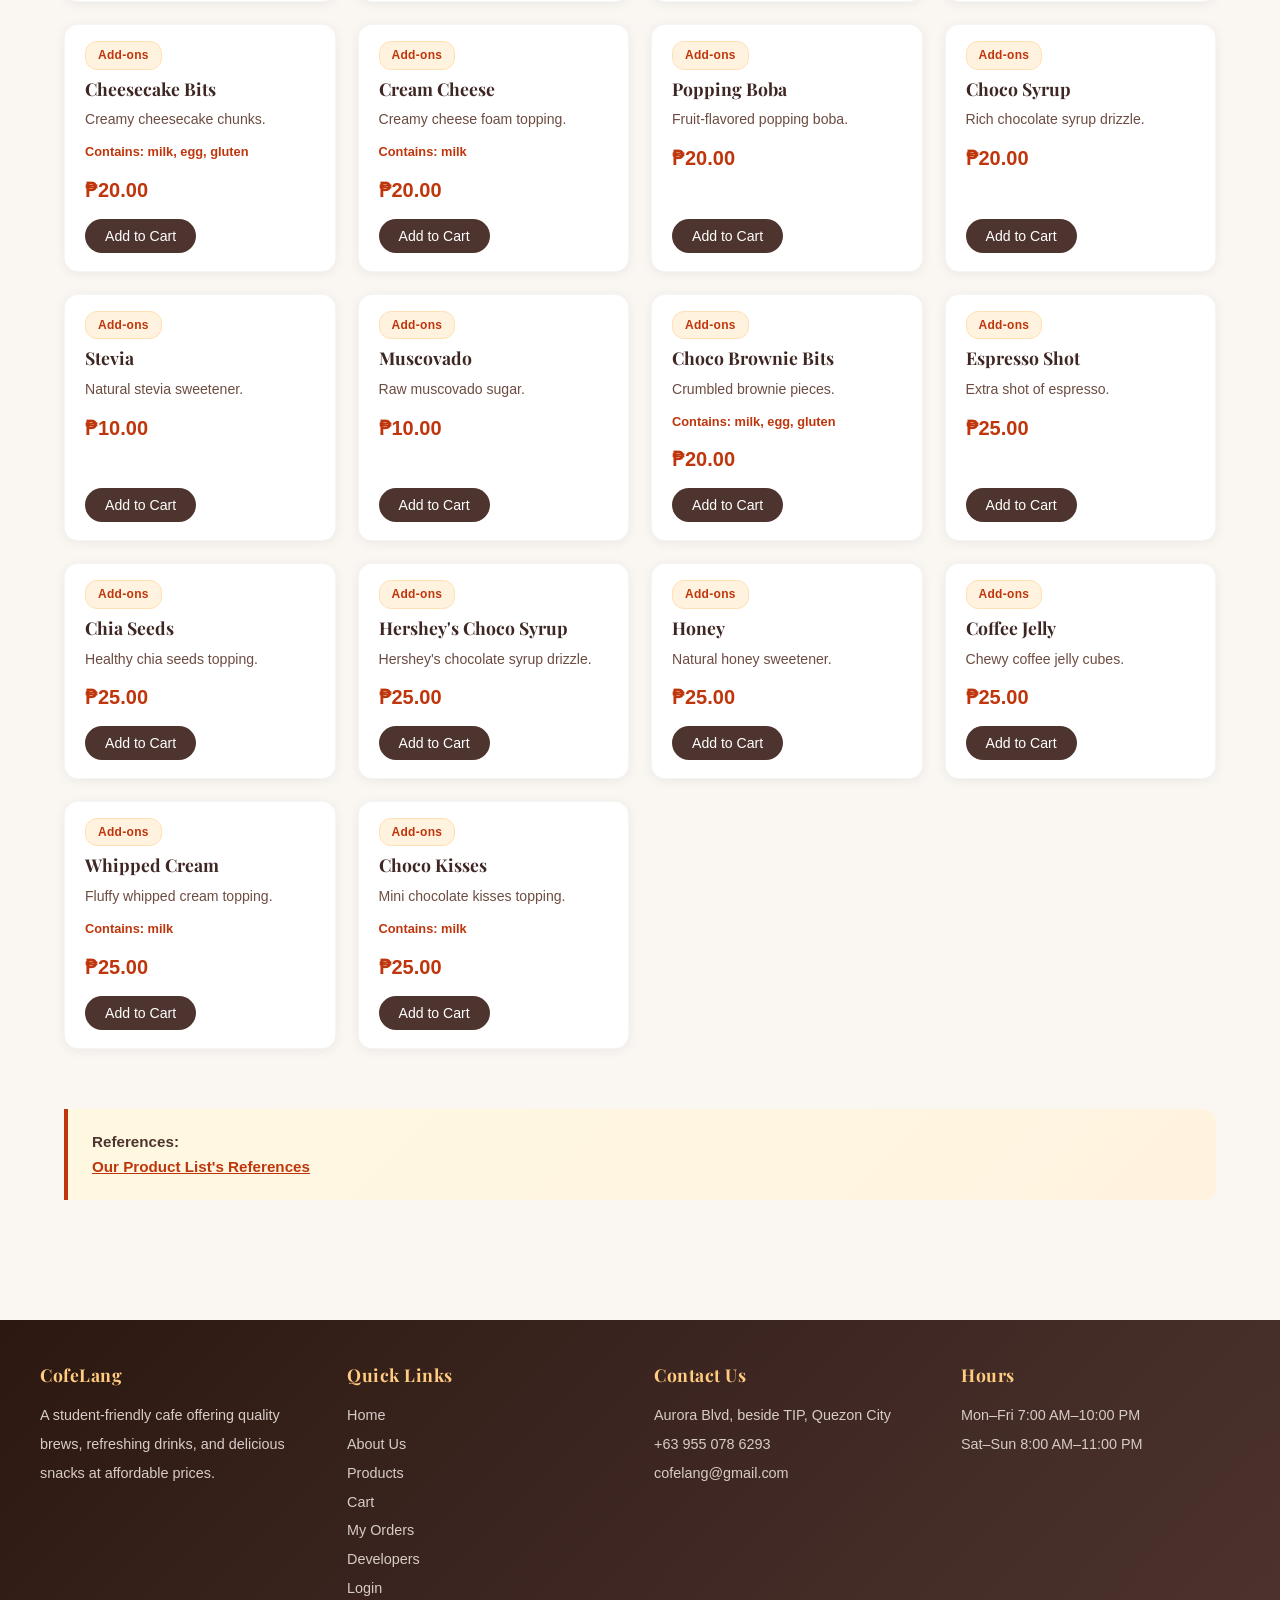
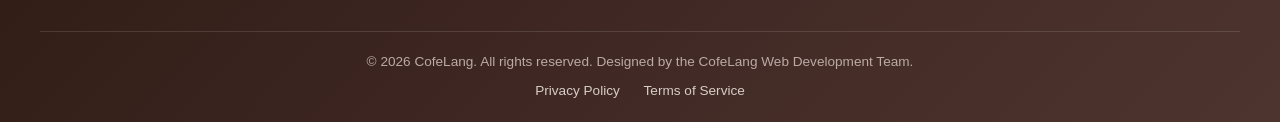
<file: products.html>
<!doctype html>
<html lang="en">
  <head>
    <meta charset="UTF-8" />
    <meta name="viewport" content="width=device-width, initial-scale=1.0" />
    <title>Menu – Coffee, Milk Tea, Frappe, Pasta &amp; More | CofeLang</title>
    <meta name="description" content="Browse the CofeLang menu of 78 items: hot and iced coffee, milk tea, frappes, fruit tea, pasta, pizza, rice meals and pastries. Search, filter and add to cart." />
    <meta name="author" content="CofeLang Web Development Team" />
    <meta name="theme-color" content="#3e2723" />
    <meta property="og:type" content="website" />
    <meta property="og:site_name" content="CofeLang" />
    <meta property="og:title" content="Menu – Coffee, Milk Tea, Frappe, Pasta &amp; More | CofeLang" />
    <meta property="og:description" content="Browse the CofeLang menu of 78 items: hot and iced coffee, milk tea, frappes, fruit tea, pasta, pizza, rice meals and pastries. Search, filter and add to cart." />
    <meta property="og:image" content="https://cofelang.vercel.app/assets/og-image.png" />
    <meta property="og:image:alt" content="CofeLang logo on a coffee-brown background" />
    <meta name="twitter:card" content="summary_large_image" />
    <link rel="icon" type="image/x-icon" href="assets/icon/logo.ico" />
    <link rel="preconnect" href="https://fonts.googleapis.com" />
    <link rel="preconnect" href="https://fonts.gstatic.com" crossorigin />
    <link
      href="https://fonts.googleapis.com/css2?family=Playfair+Display:wght@400;600;700&display=swap"
      rel="stylesheet"
    />
    <link rel="stylesheet" href="styles.css" />
    <script src="script.js" defer></script>
  </head>
  <body>
    <a class="skip-link" href="#main">Skip to main content</a>
    <header class="site-header">
      <div class="header-container">
        <a href="index.html" class="logo">
          <img src="assets/logo.svg" alt="CofeLang logo" width="48" height="48" />
          <span class="logo-text">
            <span class="brand-name">CofeLang</span>
            <span class="brand-tagline">Brew &amp; Bytes for Students</span>
          </span>
        </a>
        <button class="nav-toggle" type="button" aria-expanded="false" aria-controls="site-nav" aria-label="Open menu">
          <span class="nav-toggle-bar"></span>
          <span class="nav-toggle-bar"></span>
          <span class="nav-toggle-bar"></span>
        </button>
        <nav id="site-nav" class="site-nav" aria-label="Primary">
          <ul>
            <li><a href="index.html">Home</a></li>
            <li><a href="about.html">About Us</a></li>
            <li><a href="products.html" aria-current="page">Products</a></li>
            <li><a href="cart.html">Cart<span class="cart-badge" data-cart-count hidden>0</span><span class="visually-hidden" data-cart-count-label></span></a></li>
            <li><a href="orders.html">My Orders</a></li>
            <li><a href="developers.html">Developers</a></li>
            <li data-staff-nav hidden><a href="dashboard.html">Dashboard</a></li>
            <li><a href="login.html">Login</a></li>
          </ul>
        </nav>
      </div>
    </header>

    <main id="main" tabindex="-1">
      <section class="hero hero--page">
        <h1>Our Menu</h1>
        <p>Explore our wide selection of food and drinks crafted just for you.</p>
      </section>

      <section class="section">
        <h2 class="section-title">Delicious Menu</h2>
        <p class="section-subtitle">Browse our complete menu of 78 items</p>

        <div class="menu-tools">
          <div class="tool-field tool-field--search">
            <label for="menuSearch">Search the menu</label>
            <input type="search" id="menuSearch" placeholder="Try &quot;mocha&quot;, &quot;pizza&quot; or &quot;matcha&quot;" autocomplete="off" />
          </div>
          <div class="tool-field">
            <label for="menuSort">Sort by</label>
            <select id="menuSort">
              <option value="default">Menu order</option>
              <option value="price-asc">Price: low to high</option>
              <option value="price-desc">Price: high to low</option>
              <option value="name">Name: A to Z</option>
            </select>
          </div>
        </div>

        <div class="category-filter" role="group" aria-label="Filter by category">
          <button type="button" class="filter-btn" data-category="all" aria-pressed="true">All</button>
          <button type="button" class="filter-btn" data-category="pastries" aria-pressed="false">Pastries</button>
          <button type="button" class="filter-btn" data-category="pizza" aria-pressed="false">Pizza</button>
          <button type="button" class="filter-btn" data-category="pasta" aria-pressed="false">Pasta</button>
          <button type="button" class="filter-btn" data-category="rice-meals" aria-pressed="false">Rice Meals</button>
          <button type="button" class="filter-btn" data-category="starters" aria-pressed="false">Starters</button>
          <button type="button" class="filter-btn" data-category="hot-coffee" aria-pressed="false">Hot Coffee</button>
          <button type="button" class="filter-btn" data-category="hot-tea" aria-pressed="false">Hot Tea</button>
          <button type="button" class="filter-btn" data-category="milk-tea" aria-pressed="false">Milk Tea</button>
          <button type="button" class="filter-btn" data-category="iced-coffee" aria-pressed="false">Iced Coffee</button>
          <button type="button" class="filter-btn" data-category="frappe" aria-pressed="false">Frappe</button>
          <button type="button" class="filter-btn" data-category="fruit-tea" aria-pressed="false">Fruit Tea</button>
          <button type="button" class="filter-btn" data-category="sparkle" aria-pressed="false">Sparkle</button>
          <button type="button" class="filter-btn" data-category="add-ons" aria-pressed="false">Add-ons</button>
        </div>

        <p class="product-count" id="menuStatus" role="status" aria-live="polite">
          Showing all 78 items
        </p>
        <p class="cart-hint">
          Pick a size (where offered), tap Add to Cart, then head to your
          <a href="cart.html">Cart</a> to place the order.
        </p>

        <div class="products-grid" id="productsGrid">
        <article class="product-card" data-id="pastries-blueberry-cheesecake" data-name="Blueberry Cheesecake" data-category="pastries" data-category-label="Pastries" data-price="160.00" data-order="0" data-search="blueberry cheesecake pastries creamy new york-style cheesecake topped with sweet blueberry compote. rich, smooth, and perfectly tangy. milk egg gluten">
          <img src="assets/products/pastries/blueberry-cheesecake.jpg" alt="Blueberry Cheesecake (Pastries)" class="product-img" width="554" height="554" />
          <div class="product-info">
            <span class="product-category">Pastries</span>
            <h3>Blueberry Cheesecake</h3>
            <p class="product-desc">Creamy New York-style cheesecake topped with sweet blueberry compote. Rich, smooth, and perfectly tangy.</p>
            <p class="allergen-note"><span class="visually-hidden">Allergens: </span>Contains: milk, egg, gluten</p>
            <p class="product-price">₱160.00 <span class="size-note">slice</span></p>
            <div class="product-actions">
              
              <button type="button" class="product-btn add-to-cart" data-price="160.00" data-size="">Add to Cart<span class="visually-hidden"> Blueberry Cheesecake</span></button>
            </div>
          </div>
        </article>
        <article class="product-card" data-id="pastries-cookies-cream-cheesecake" data-name="Cookies &amp; Cream Cheesecake" data-category="pastries" data-category-label="Pastries" data-price="160.00" data-order="1" data-search="cookies &amp; cream cheesecake pastries velvety cheesecake loaded with crushed chocolate sandwich cookies. a cookies lover&#x27;s dream dessert. milk egg gluten">
          <img src="assets/products/pastries/cookies-cream-cheesecake.jpg" alt="Cookies &amp; Cream Cheesecake (Pastries)" class="product-img" width="600" height="904" />
          <div class="product-info">
            <span class="product-category">Pastries</span>
            <h3>Cookies &amp; Cream Cheesecake</h3>
            <p class="product-desc">Velvety cheesecake loaded with crushed chocolate sandwich cookies. A cookies lover&#x27;s dream dessert.</p>
            <p class="allergen-note"><span class="visually-hidden">Allergens: </span>Contains: milk, egg, gluten</p>
            <p class="product-price">₱160.00 <span class="size-note">slice</span></p>
            <div class="product-actions">
              
              <button type="button" class="product-btn add-to-cart" data-price="160.00" data-size="">Add to Cart<span class="visually-hidden"> Cookies &amp; Cream Cheesecake</span></button>
            </div>
          </div>
        </article>
        <article class="product-card" data-id="pastries-classic-brownie" data-name="Classic Brownie" data-category="pastries" data-category-label="Pastries" data-price="55.00" data-order="2" data-search="classic brownie pastries dense, fudgy chocolate brownie with a crackly top. deep chocolate flavor in every bite. milk egg gluten">
          <img src="assets/products/pastries/classic-brownie.jpg" alt="Classic Brownie (Pastries)" class="product-img" width="396" height="505" />
          <div class="product-info">
            <span class="product-category">Pastries</span>
            <h3>Classic Brownie</h3>
            <p class="product-desc">Dense, fudgy chocolate brownie with a crackly top. Deep chocolate flavor in every bite.</p>
            <p class="allergen-note"><span class="visually-hidden">Allergens: </span>Contains: milk, egg, gluten</p>
            <p class="product-price">₱55.00</p>
            <div class="product-actions">
              
              <button type="button" class="product-btn add-to-cart" data-price="55.00" data-size="">Add to Cart<span class="visually-hidden"> Classic Brownie</span></button>
            </div>
          </div>
        </article>
        <article class="product-card" data-id="pastries-chewy-caramel-bar" data-name="Chewy Caramel Bar" data-category="pastries" data-category-label="Pastries" data-price="60.00" data-order="3" data-search="chewy caramel bar pastries soft, chewy bar with buttery caramel filling. sweet, gooey, and utterly irresistible. milk egg gluten">
          <img src="assets/products/pastries/caramel-bar.jpg" alt="Chewy Caramel Bar (Pastries)" class="product-img" width="1200" height="1600" />
          <div class="product-info">
            <span class="product-category">Pastries</span>
            <h3>Chewy Caramel Bar</h3>
            <p class="product-desc">Soft, chewy bar with buttery caramel filling. Sweet, gooey, and utterly irresistible.</p>
            <p class="allergen-note"><span class="visually-hidden">Allergens: </span>Contains: milk, egg, gluten</p>
            <p class="product-price">₱60.00</p>
            <div class="product-actions">
              
              <button type="button" class="product-btn add-to-cart" data-price="60.00" data-size="">Add to Cart<span class="visually-hidden"> Chewy Caramel Bar</span></button>
            </div>
          </div>
        </article>
        <article class="product-card" data-id="pastries-sticky-cinnamon-bun" data-name="Sticky Cinnamon Bun" data-category="pastries" data-category-label="Pastries" data-price="90.00" data-order="4" data-search="sticky cinnamon bun pastries warm, soft bun swirled with cinnamon sugar and glazed with cream cheese frosting. pure comfort. milk egg gluten">
          <img src="assets/products/pastries/cinnamon-bun.jpg" alt="Sticky Cinnamon Bun (Pastries)" class="product-img" width="678" height="452" loading="lazy" />
          <div class="product-info">
            <span class="product-category">Pastries</span>
            <h3>Sticky Cinnamon Bun</h3>
            <p class="product-desc">Warm, soft bun swirled with cinnamon sugar and glazed with cream cheese frosting. Pure comfort.</p>
            <p class="allergen-note"><span class="visually-hidden">Allergens: </span>Contains: milk, egg, gluten</p>
            <p class="product-price">₱90.00</p>
            <div class="product-actions">
              
              <button type="button" class="product-btn add-to-cart" data-price="90.00" data-size="">Add to Cart<span class="visually-hidden"> Sticky Cinnamon Bun</span></button>
            </div>
          </div>
        </article>
        <article class="product-card" data-id="pastries-chocolate-chip-cookie" data-name="Chocolate Chip Cookie" data-category="pastries" data-category-label="Pastries" data-price="60.00" data-order="5" data-search="chocolate chip cookie pastries classic chewy cookie loaded with semi-sweet chocolate chips. crispy edges, soft center. milk egg gluten">
          <img src="assets/products/pastries/chocolate-chip-cookie.jpg" alt="Chocolate Chip Cookie (Pastries)" class="product-img" width="452" height="678" loading="lazy" />
          <div class="product-info">
            <span class="product-category">Pastries</span>
            <h3>Chocolate Chip Cookie</h3>
            <p class="product-desc">Classic chewy cookie loaded with semi-sweet chocolate chips. Crispy edges, soft center.</p>
            <p class="allergen-note"><span class="visually-hidden">Allergens: </span>Contains: milk, egg, gluten</p>
            <p class="product-price">₱60.00</p>
            <div class="product-actions">
              
              <button type="button" class="product-btn add-to-cart" data-price="60.00" data-size="">Add to Cart<span class="visually-hidden"> Chocolate Chip Cookie</span></button>
            </div>
          </div>
        </article>
        <article class="product-card" data-id="pastries-chocolate-chip-cookie-w-walnut" data-name="Chocolate Chip Cookie w/ Walnut" data-category="pastries" data-category-label="Pastries" data-price="65.00" data-order="6" data-search="chocolate chip cookie w/ walnut pastries chewy chocolate chip cookie with crunchy walnut pieces. nutty, chocolatey, and perfectly balanced. milk egg gluten nuts">
          <img src="assets/products/pastries/chocolate-chip-cookie-walnut.webp" alt="Chocolate Chip Cookie w/ Walnut (Pastries)" class="product-img" width="1280" height="1280" loading="lazy" />
          <div class="product-info">
            <span class="product-category">Pastries</span>
            <h3>Chocolate Chip Cookie w/ Walnut</h3>
            <p class="product-desc">Chewy chocolate chip cookie with crunchy walnut pieces. Nutty, chocolatey, and perfectly balanced.</p>
            <p class="allergen-note"><span class="visually-hidden">Allergens: </span>Contains: milk, egg, gluten, nuts</p>
            <p class="product-price">₱65.00</p>
            <div class="product-actions">
              
              <button type="button" class="product-btn add-to-cart" data-price="65.00" data-size="">Add to Cart<span class="visually-hidden"> Chocolate Chip Cookie w/ Walnut</span></button>
            </div>
          </div>
        </article>
        <article class="product-card" data-id="pizza-hawaiian-pizza" data-name="Hawaiian Pizza" data-category="pizza" data-category-label="Pizza" data-price="125.00" data-order="7" data-search="hawaiian pizza pizza solo size (6.5&quot;) pizza topped with ham, pineapple chunks, and mozzarella cheese. sweet and savory. milk gluten">
          <img src="assets/products/pizza/hawaiian-pizza.jpg" alt="Hawaiian Pizza (Pizza)" class="product-img" width="1200" height="1200" loading="lazy" />
          <div class="product-info">
            <span class="product-category">Pizza</span>
            <h3>Hawaiian Pizza</h3>
            <p class="product-desc">Solo size (6.5&quot;) pizza topped with ham, pineapple chunks, and mozzarella cheese. Sweet and savory.</p>
            <p class="allergen-note"><span class="visually-hidden">Allergens: </span>Contains: milk, gluten</p>
            <p class="product-price">₱125.00 <span class="size-note">Solo 6.5&quot;</span></p>
            <div class="product-actions">
              
              <button type="button" class="product-btn add-to-cart" data-price="125.00" data-size="">Add to Cart<span class="visually-hidden"> Hawaiian Pizza</span></button>
            </div>
          </div>
        </article>
        <article class="product-card" data-id="pizza-pepperoni-pizza" data-name="Pepperoni Pizza" data-category="pizza" data-category-label="Pizza" data-price="125.00" data-order="8" data-search="pepperoni pizza pizza solo size (6.5&quot;) pizza loaded with spicy pepperoni slices and melted mozzarella. a timeless classic. milk gluten">
          <img src="assets/products/pizza/pepperoni-pizza.jpg" alt="Pepperoni Pizza (Pizza)" class="product-img" width="482" height="414" loading="lazy" />
          <div class="product-info">
            <span class="product-category">Pizza</span>
            <h3>Pepperoni Pizza</h3>
            <p class="product-desc">Solo size (6.5&quot;) pizza loaded with spicy pepperoni slices and melted mozzarella. A timeless classic.</p>
            <p class="allergen-note"><span class="visually-hidden">Allergens: </span>Contains: milk, gluten</p>
            <p class="product-price">₱125.00 <span class="size-note">Solo 6.5&quot;</span></p>
            <div class="product-actions">
              
              <button type="button" class="product-btn add-to-cart" data-price="125.00" data-size="">Add to Cart<span class="visually-hidden"> Pepperoni Pizza</span></button>
            </div>
          </div>
        </article>
        <article class="product-card" data-id="pizza-bacon-mushroom-pizza" data-name="Bacon Mushroom Pizza" data-category="pizza" data-category-label="Pizza" data-price="125.00" data-order="9" data-search="bacon mushroom pizza pizza solo size (6.5&quot;) pizza with crispy bacon, sautéed mushrooms, and mozzarella. smoky and earthy. milk gluten">
          <img src="assets/products/pizza/bacon-mushroom-pizza.jpg" alt="Bacon Mushroom Pizza (Pizza)" class="product-img" width="738" height="415" loading="lazy" />
          <div class="product-info">
            <span class="product-category">Pizza</span>
            <h3>Bacon Mushroom Pizza</h3>
            <p class="product-desc">Solo size (6.5&quot;) pizza with crispy bacon, sautéed mushrooms, and mozzarella. Smoky and earthy.</p>
            <p class="allergen-note"><span class="visually-hidden">Allergens: </span>Contains: milk, gluten</p>
            <p class="product-price">₱125.00 <span class="size-note">Solo 6.5&quot;</span></p>
            <div class="product-actions">
              
              <button type="button" class="product-btn add-to-cart" data-price="125.00" data-size="">Add to Cart<span class="visually-hidden"> Bacon Mushroom Pizza</span></button>
            </div>
          </div>
        </article>
        <article class="product-card" data-id="pizza-spinach-w-cream-cheese-pizza" data-name="Spinach w/ Cream Cheese Pizza" data-category="pizza" data-category-label="Pizza" data-price="125.00" data-order="10" data-search="spinach w/ cream cheese pizza pizza solo size (6.5&quot;) pizza with fresh spinach, creamy cream cheese, and mozzarella. unique and delicious. milk gluten">
          <img src="assets/products/pizza/spinach-w-cream-cheese-pizza.jpg" alt="Spinach w/ Cream Cheese Pizza (Pizza)" class="product-img" width="452" height="678" loading="lazy" />
          <div class="product-info">
            <span class="product-category">Pizza</span>
            <h3>Spinach w/ Cream Cheese Pizza</h3>
            <p class="product-desc">Solo size (6.5&quot;) pizza with fresh spinach, creamy cream cheese, and mozzarella. Unique and delicious.</p>
            <p class="allergen-note"><span class="visually-hidden">Allergens: </span>Contains: milk, gluten</p>
            <p class="product-price">₱125.00 <span class="size-note">Solo 6.5&quot;</span></p>
            <div class="product-actions">
              
              <button type="button" class="product-btn add-to-cart" data-price="125.00" data-size="">Add to Cart<span class="visually-hidden"> Spinach w/ Cream Cheese Pizza</span></button>
            </div>
          </div>
        </article>
        <article class="product-card" data-id="pasta-tuna-pesto" data-name="Tuna Pesto" data-category="pasta" data-category-label="Pasta" data-price="125.00" data-order="11" data-search="tuna pesto pasta al dente pasta tossed in homemade basil pesto with flaky tuna chunks. herbaceous and savory. milk gluten nuts">
          <img src="assets/products/pasta/tuna-pesto.jpg" alt="Tuna Pesto (Pasta)" class="product-img" width="1200" height="1628" loading="lazy" />
          <div class="product-info">
            <span class="product-category">Pasta</span>
            <h3>Tuna Pesto</h3>
            <p class="product-desc">Al dente pasta tossed in homemade basil pesto with flaky tuna chunks. Herbaceous and savory.</p>
            <p class="allergen-note"><span class="visually-hidden">Allergens: </span>Contains: milk, gluten, nuts</p>
            <p class="product-price">₱125.00</p>
            <div class="product-actions">
              
              <button type="button" class="product-btn add-to-cart" data-price="125.00" data-size="">Add to Cart<span class="visually-hidden"> Tuna Pesto</span></button>
            </div>
          </div>
        </article>
        <article class="product-card" data-id="pasta-lasagna" data-name="Lasagna" data-category="pasta" data-category-label="Pasta" data-price="125.00" data-order="12" data-search="lasagna pasta layers of pasta sheets, rich meat sauce, béchamel, and melted cheese. baked until golden and bubbly. milk egg gluten">
          <img src="assets/products/pasta/lasagna.webp" alt="Lasagna (Pasta)" class="product-img" width="3129" height="3129" loading="lazy" />
          <div class="product-info">
            <span class="product-category">Pasta</span>
            <h3>Lasagna</h3>
            <p class="product-desc">Layers of pasta sheets, rich meat sauce, béchamel, and melted cheese. Baked until golden and bubbly.</p>
            <p class="allergen-note"><span class="visually-hidden">Allergens: </span>Contains: milk, egg, gluten</p>
            <p class="product-price">₱125.00</p>
            <div class="product-actions">
              
              <button type="button" class="product-btn add-to-cart" data-price="125.00" data-size="">Add to Cart<span class="visually-hidden"> Lasagna</span></button>
            </div>
          </div>
        </article>
        <article class="product-card" data-id="pasta-carbonara" data-name="Carbonara" data-category="pasta" data-category-label="Pasta" data-price="125.00" data-order="13" data-search="carbonara pasta creamy pasta with bacon bits, parmesan cheese, and egg-based sauce. rich, silky, and indulgent. milk egg gluten">
          <img src="assets/products/pasta/carbonara.jpg" alt="Carbonara (Pasta)" class="product-img" width="452" height="678" loading="lazy" />
          <div class="product-info">
            <span class="product-category">Pasta</span>
            <h3>Carbonara</h3>
            <p class="product-desc">Creamy pasta with bacon bits, parmesan cheese, and egg-based sauce. Rich, silky, and indulgent.</p>
            <p class="allergen-note"><span class="visually-hidden">Allergens: </span>Contains: milk, egg, gluten</p>
            <p class="product-price">₱125.00</p>
            <div class="product-actions">
              
              <button type="button" class="product-btn add-to-cart" data-price="125.00" data-size="">Add to Cart<span class="visually-hidden"> Carbonara</span></button>
            </div>
          </div>
        </article>
        <article class="product-card" data-id="rice-meals-chicken-ala-king" data-name="Chicken Ala King" data-category="rice-meals" data-category-label="Rice Meals" data-price="140.00" data-order="14" data-search="chicken ala king rice meals tender chicken pieces in creamy sauce with vegetables, served over steaming white rice. hearty and filling. milk gluten">
          <img src="assets/products/rice-meals/chicken-ala-king.jpg" alt="Chicken Ala King (Rice Meals)" class="product-img" width="452" height="678" loading="lazy" />
          <div class="product-info">
            <span class="product-category">Rice Meals</span>
            <h3>Chicken Ala King</h3>
            <p class="product-desc">Tender chicken pieces in creamy sauce with vegetables, served over steaming white rice. Hearty and filling.</p>
            <p class="allergen-note"><span class="visually-hidden">Allergens: </span>Contains: milk, gluten</p>
            <p class="product-price">₱140.00</p>
            <div class="product-actions">
              
              <button type="button" class="product-btn add-to-cart" data-price="140.00" data-size="">Add to Cart<span class="visually-hidden"> Chicken Ala King</span></button>
            </div>
          </div>
        </article>
        <article class="product-card" data-id="rice-meals-beef-mushroom" data-name="Beef &amp; Mushroom" data-category="rice-meals" data-category-label="Rice Meals" data-price="140.00" data-order="15" data-search="beef &amp; mushroom rice meals sliced beef sautéed with mushrooms in a savory brown sauce, served with rice. rich and satisfying. gluten">
          <img src="assets/products/rice-meals/beef-mushroom-rice-meal.jpg" alt="Beef &amp; Mushroom (Rice Meals)" class="product-img" width="462" height="663" loading="lazy" />
          <div class="product-info">
            <span class="product-category">Rice Meals</span>
            <h3>Beef &amp; Mushroom</h3>
            <p class="product-desc">Sliced beef sautéed with mushrooms in a savory brown sauce, served with rice. Rich and satisfying.</p>
            <p class="allergen-note"><span class="visually-hidden">Allergens: </span>Contains: gluten</p>
            <p class="product-price">₱140.00</p>
            <div class="product-actions">
              
              <button type="button" class="product-btn add-to-cart" data-price="140.00" data-size="">Add to Cart<span class="visually-hidden"> Beef &amp; Mushroom</span></button>
            </div>
          </div>
        </article>
        <article class="product-card" data-id="starters-french-fries" data-name="French Fries" data-category="starters" data-category-label="Starters" data-price="110.00" data-order="16" data-search="french fries starters golden, crispy potato fries seasoned to perfection. the ultimate comfort snack. ">
          <img src="assets/products/starters/french-fries.jpg" alt="French Fries (Starters)" class="product-img" width="452" height="678" loading="lazy" />
          <div class="product-info">
            <span class="product-category">Starters</span>
            <h3>French Fries</h3>
            <p class="product-desc">Golden, crispy potato fries seasoned to perfection. The ultimate comfort snack.</p>
            <p class="product-price">₱110.00</p>
            <div class="product-actions">
              
              <button type="button" class="product-btn add-to-cart" data-price="110.00" data-size="">Add to Cart<span class="visually-hidden"> French Fries</span></button>
            </div>
          </div>
        </article>
        <article class="product-card" data-id="starters-mozzarella-sticks" data-name="Mozzarella Sticks" data-category="starters" data-category-label="Starters" data-price="170.00" data-order="17" data-search="mozzarella sticks starters golden-fried mozzarella sticks with a crispy breadcrumb coating. gooey cheese inside, crunchy outside. milk egg gluten">
          <img src="assets/products/starters/mozzarella-sticks.jpg" alt="Mozzarella Sticks (Starters)" class="product-img" width="452" height="678" loading="lazy" />
          <div class="product-info">
            <span class="product-category">Starters</span>
            <h3>Mozzarella Sticks</h3>
            <p class="product-desc">Golden-fried mozzarella sticks with a crispy breadcrumb coating. Gooey cheese inside, crunchy outside.</p>
            <p class="allergen-note"><span class="visually-hidden">Allergens: </span>Contains: milk, egg, gluten</p>
            <p class="product-price">₱170.00</p>
            <div class="product-actions">
              
              <button type="button" class="product-btn add-to-cart" data-price="170.00" data-size="">Add to Cart<span class="visually-hidden"> Mozzarella Sticks</span></button>
            </div>
          </div>
        </article>
        <article class="product-card" data-id="hot-coffee-hazelnut" data-name="Hazelnut" data-category="hot-coffee" data-category-label="Hot Coffee" data-price="80.00" data-order="18" data-search="hazelnut hot coffee rich hazelnut-flavored hot coffee. nutty, warm, and aromatic. milk nuts">
          <img src="assets/products/hot-coffee/hazelnut-hot.jpg" alt="Hazelnut (Hot Coffee)" class="product-img" width="259" height="194" loading="lazy" />
          <div class="product-info">
            <span class="product-category">Hot Coffee</span>
            <h3>Hazelnut</h3>
            <p class="product-desc">Rich hazelnut-flavored hot coffee. Nutty, warm, and aromatic.</p>
            <p class="allergen-note"><span class="visually-hidden">Allergens: </span>Contains: milk, nuts</p>
            <p class="product-price">₱80.00 / ₱90.00 <span class="size-note">Regular / Large</span></p>
            <div class="product-actions">
              <label class="visually-hidden" for="size-hot-coffee-hazelnut">Size for Hazelnut</label><select id="size-hot-coffee-hazelnut" class="size-select"><option value="Regular" data-price="80.00">Regular – ₱80.00</option><option value="Large" data-price="90.00">Large – ₱90.00</option></select>
              <button type="button" class="product-btn add-to-cart">Add to Cart<span class="visually-hidden"> Hazelnut</span></button>
            </div>
          </div>
        </article>
        <article class="product-card" data-id="hot-coffee-vanilla" data-name="Vanilla" data-category="hot-coffee" data-category-label="Hot Coffee" data-price="80.00" data-order="19" data-search="vanilla hot coffee sweet vanilla-infused hot coffee. smooth, fragrant, and comforting. milk">
          <img src="assets/products/hot-coffee/vanilla-latte.jpg" alt="Vanilla (Hot Coffee)" class="product-img" width="597" height="335" loading="lazy" />
          <div class="product-info">
            <span class="product-category">Hot Coffee</span>
            <h3>Vanilla</h3>
            <p class="product-desc">Sweet vanilla-infused hot coffee. Smooth, fragrant, and comforting.</p>
            <p class="allergen-note"><span class="visually-hidden">Allergens: </span>Contains: milk</p>
            <p class="product-price">₱80.00 / ₱90.00 <span class="size-note">Regular / Large</span></p>
            <div class="product-actions">
              <label class="visually-hidden" for="size-hot-coffee-vanilla">Size for Vanilla</label><select id="size-hot-coffee-vanilla" class="size-select"><option value="Regular" data-price="80.00">Regular – ₱80.00</option><option value="Large" data-price="90.00">Large – ₱90.00</option></select>
              <button type="button" class="product-btn add-to-cart">Add to Cart<span class="visually-hidden"> Vanilla</span></button>
            </div>
          </div>
        </article>
        <article class="product-card" data-id="hot-coffee-caramel" data-name="Caramel" data-category="hot-coffee" data-category-label="Hot Coffee" data-price="80.00" data-order="20" data-search="caramel hot coffee buttery caramel-flavored hot coffee. sweet, rich, and indulgent. milk">
          <img src="assets/products/hot-coffee/caramel.jpg" alt="Caramel (Hot Coffee)" class="product-img" width="1001" height="1231" loading="lazy" />
          <div class="product-info">
            <span class="product-category">Hot Coffee</span>
            <h3>Caramel</h3>
            <p class="product-desc">Buttery caramel-flavored hot coffee. Sweet, rich, and indulgent.</p>
            <p class="allergen-note"><span class="visually-hidden">Allergens: </span>Contains: milk</p>
            <p class="product-price">₱80.00 / ₱90.00 <span class="size-note">Regular / Large</span></p>
            <div class="product-actions">
              <label class="visually-hidden" for="size-hot-coffee-caramel">Size for Caramel</label><select id="size-hot-coffee-caramel" class="size-select"><option value="Regular" data-price="80.00">Regular – ₱80.00</option><option value="Large" data-price="90.00">Large – ₱90.00</option></select>
              <button type="button" class="product-btn add-to-cart">Add to Cart<span class="visually-hidden"> Caramel</span></button>
            </div>
          </div>
        </article>
        <article class="product-card" data-id="hot-coffee-mocha" data-name="Mocha" data-category="hot-coffee" data-category-label="Hot Coffee" data-price="80.00" data-order="21" data-search="mocha hot coffee chocolate and espresso blended with steamed milk. a classic mocha lovers&#x27; favorite. milk">
          <img src="assets/products/hot-coffee/mocha-hot.jpg" alt="Mocha (Hot Coffee)" class="product-img" width="1600" height="900" loading="lazy" />
          <div class="product-info">
            <span class="product-category">Hot Coffee</span>
            <h3>Mocha</h3>
            <p class="product-desc">Chocolate and espresso blended with steamed milk. A classic mocha lovers&#x27; favorite.</p>
            <p class="allergen-note"><span class="visually-hidden">Allergens: </span>Contains: milk</p>
            <p class="product-price">₱80.00 / ₱90.00 <span class="size-note">Regular / Large</span></p>
            <div class="product-actions">
              <label class="visually-hidden" for="size-hot-coffee-mocha">Size for Mocha</label><select id="size-hot-coffee-mocha" class="size-select"><option value="Regular" data-price="80.00">Regular – ₱80.00</option><option value="Large" data-price="90.00">Large – ₱90.00</option></select>
              <button type="button" class="product-btn add-to-cart">Add to Cart<span class="visually-hidden"> Mocha</span></button>
            </div>
          </div>
        </article>
        <article class="product-card" data-id="hot-coffee-butterscotch" data-name="Butterscotch" data-category="hot-coffee" data-category-label="Hot Coffee" data-price="80.00" data-order="22" data-search="butterscotch hot coffee sweet butterscotch-flavored hot coffee. creamy, caramelized, and delightful. milk">
          <img src="assets/products/hot-coffee/butterscotch-hot.jpg" alt="Butterscotch (Hot Coffee)" class="product-img" width="554" height="554" loading="lazy" />
          <div class="product-info">
            <span class="product-category">Hot Coffee</span>
            <h3>Butterscotch</h3>
            <p class="product-desc">Sweet butterscotch-flavored hot coffee. Creamy, caramelized, and delightful.</p>
            <p class="allergen-note"><span class="visually-hidden">Allergens: </span>Contains: milk</p>
            <p class="product-price">₱80.00 / ₱90.00 <span class="size-note">Regular / Large</span></p>
            <div class="product-actions">
              <label class="visually-hidden" for="size-hot-coffee-butterscotch">Size for Butterscotch</label><select id="size-hot-coffee-butterscotch" class="size-select"><option value="Regular" data-price="80.00">Regular – ₱80.00</option><option value="Large" data-price="90.00">Large – ₱90.00</option></select>
              <button type="button" class="product-btn add-to-cart">Add to Cart<span class="visually-hidden"> Butterscotch</span></button>
            </div>
          </div>
        </article>
        <article class="product-card" data-id="hot-coffee-double-chocolate" data-name="Double Chocolate" data-category="hot-coffee" data-category-label="Hot Coffee" data-price="80.00" data-order="23" data-search="double chocolate hot coffee double dose of rich chocolate blended with hot coffee. deep, intense, and chocolatey. milk">
          <img src="assets/products/hot-coffee/double-chocolate.jpg" alt="Double Chocolate (Hot Coffee)" class="product-img" width="365" height="547" loading="lazy" />
          <div class="product-info">
            <span class="product-category">Hot Coffee</span>
            <h3>Double Chocolate</h3>
            <p class="product-desc">Double dose of rich chocolate blended with hot coffee. Deep, intense, and chocolatey.</p>
            <p class="allergen-note"><span class="visually-hidden">Allergens: </span>Contains: milk</p>
            <p class="product-price">₱80.00 / ₱90.00 <span class="size-note">Regular / Large</span></p>
            <div class="product-actions">
              <label class="visually-hidden" for="size-hot-coffee-double-chocolate">Size for Double Chocolate</label><select id="size-hot-coffee-double-chocolate" class="size-select"><option value="Regular" data-price="80.00">Regular – ₱80.00</option><option value="Large" data-price="90.00">Large – ₱90.00</option></select>
              <button type="button" class="product-btn add-to-cart">Add to Cart<span class="visually-hidden"> Double Chocolate</span></button>
            </div>
          </div>
        </article>
        <article class="product-card" data-id="hot-coffee-hot-chocolate" data-name="Hot Chocolate" data-category="hot-coffee" data-category-label="Hot Coffee" data-price="80.00" data-order="24" data-search="hot chocolate hot coffee premium cocoa blended with steamed milk. warm, velvety, and pure chocolate bliss. milk">
          <img src="assets/products/hot-coffee/hot-chocolate.jpg" alt="Hot Chocolate (Hot Coffee)" class="product-img" width="555" height="553" loading="lazy" />
          <div class="product-info">
            <span class="product-category">Hot Coffee</span>
            <h3>Hot Chocolate</h3>
            <p class="product-desc">Premium cocoa blended with steamed milk. Warm, velvety, and pure chocolate bliss.</p>
            <p class="allergen-note"><span class="visually-hidden">Allergens: </span>Contains: milk</p>
            <p class="product-price">₱80.00 / ₱90.00 <span class="size-note">Regular / Large</span></p>
            <div class="product-actions">
              <label class="visually-hidden" for="size-hot-coffee-hot-chocolate">Size for Hot Chocolate</label><select id="size-hot-coffee-hot-chocolate" class="size-select"><option value="Regular" data-price="80.00">Regular – ₱80.00</option><option value="Large" data-price="90.00">Large – ₱90.00</option></select>
              <button type="button" class="product-btn add-to-cart">Add to Cart<span class="visually-hidden"> Hot Chocolate</span></button>
            </div>
          </div>
        </article>
        <article class="product-card" data-id="hot-tea-jasmine-tea" data-name="Jasmine Tea" data-category="hot-tea" data-category-label="Hot Tea" data-price="80.00" data-order="25" data-search="jasmine tea hot tea fragrant jasmine-scented green tea. floral, light, and soothing. ">
          <img src="assets/products/hot-tea/jasmine-tea.jpg" alt="Jasmine Tea (Hot Tea)" class="product-img" width="547" height="365" loading="lazy" />
          <div class="product-info">
            <span class="product-category">Hot Tea</span>
            <h3>Jasmine Tea</h3>
            <p class="product-desc">Fragrant jasmine-scented green tea. Floral, light, and soothing.</p>
            <p class="product-price">₱80.00</p>
            <div class="product-actions">
              
              <button type="button" class="product-btn add-to-cart" data-price="80.00" data-size="">Add to Cart<span class="visually-hidden"> Jasmine Tea</span></button>
            </div>
          </div>
        </article>
        <article class="product-card" data-id="hot-tea-green-tea" data-name="Green Tea" data-category="hot-tea" data-category-label="Hot Tea" data-price="80.00" data-order="26" data-search="green tea hot tea premium japanese green tea. earthy, refreshing, and packed with antioxidants. ">
          <img src="assets/products/hot-tea/green-tea.jpg" alt="Green Tea (Hot Tea)" class="product-img" width="678" height="452" loading="lazy" />
          <div class="product-info">
            <span class="product-category">Hot Tea</span>
            <h3>Green Tea</h3>
            <p class="product-desc">Premium Japanese green tea. Earthy, refreshing, and packed with antioxidants.</p>
            <p class="product-price">₱80.00</p>
            <div class="product-actions">
              
              <button type="button" class="product-btn add-to-cart" data-price="80.00" data-size="">Add to Cart<span class="visually-hidden"> Green Tea</span></button>
            </div>
          </div>
        </article>
        <article class="product-card" data-id="hot-tea-peppermint-tea" data-name="Peppermint Tea" data-category="hot-tea" data-category-label="Hot Tea" data-price="80.00" data-order="27" data-search="peppermint tea hot tea cool peppermint leaves steeped in hot water. minty, refreshing, and calming. ">
          <img src="assets/products/hot-tea/peppermint-tea.jpg" alt="Peppermint Tea (Hot Tea)" class="product-img" width="447" height="447" loading="lazy" />
          <div class="product-info">
            <span class="product-category">Hot Tea</span>
            <h3>Peppermint Tea</h3>
            <p class="product-desc">Cool peppermint leaves steeped in hot water. Minty, refreshing, and calming.</p>
            <p class="product-price">₱80.00</p>
            <div class="product-actions">
              
              <button type="button" class="product-btn add-to-cart" data-price="80.00" data-size="">Add to Cart<span class="visually-hidden"> Peppermint Tea</span></button>
            </div>
          </div>
        </article>
        <article class="product-card" data-id="hot-tea-chamomile-tea" data-name="Chamomile Tea" data-category="hot-tea" data-category-label="Hot Tea" data-price="80.00" data-order="28" data-search="chamomile tea hot tea gentle chamomile flower tea. relaxing, floral, and perfect for winding down. ">
          <img src="assets/products/hot-tea/chamomile-tea.jpg" alt="Chamomile Tea (Hot Tea)" class="product-img" width="447" height="447" loading="lazy" />
          <div class="product-info">
            <span class="product-category">Hot Tea</span>
            <h3>Chamomile Tea</h3>
            <p class="product-desc">Gentle chamomile flower tea. Relaxing, floral, and perfect for winding down.</p>
            <p class="product-price">₱80.00</p>
            <div class="product-actions">
              
              <button type="button" class="product-btn add-to-cart" data-price="80.00" data-size="">Add to Cart<span class="visually-hidden"> Chamomile Tea</span></button>
            </div>
          </div>
        </article>
        <article class="product-card" data-id="milk-tea-classic-milk-tea" data-name="Classic Milk Tea" data-category="milk-tea" data-category-label="Milk Tea" data-price="100.00" data-order="29" data-search="classic milk tea milk tea the original milk tea. smooth black tea blended with creamy milk. simple yet satisfying. milk">
          <img src="assets/products/milk-tea/classic-mtea.jpg" alt="Classic Milk Tea (Milk Tea)" class="product-img" width="444" height="450" loading="lazy" />
          <div class="product-info">
            <span class="product-category">Milk Tea</span>
            <h3>Classic Milk Tea</h3>
            <p class="product-desc">The original milk tea. Smooth black tea blended with creamy milk. Simple yet satisfying.</p>
            <p class="allergen-note"><span class="visually-hidden">Allergens: </span>Contains: milk</p>
            <p class="product-price">₱100.00 / ₱120.00 <span class="size-note">Classic / Large</span></p>
            <div class="product-actions">
              <label class="visually-hidden" for="size-milk-tea-classic-milk-tea">Size for Classic Milk Tea</label><select id="size-milk-tea-classic-milk-tea" class="size-select"><option value="Classic" data-price="100.00">Classic – ₱100.00</option><option value="Large" data-price="120.00">Large – ₱120.00</option></select>
              <button type="button" class="product-btn add-to-cart">Add to Cart<span class="visually-hidden"> Classic Milk Tea</span></button>
            </div>
          </div>
        </article>
        <article class="product-card" data-id="milk-tea-wintermelon-milk-tea" data-name="Wintermelon Milk Tea" data-category="milk-tea" data-category-label="Milk Tea" data-price="105.00" data-order="30" data-search="wintermelon milk tea milk tea sweet wintermelon syrup blended with milk tea. fruity, unique, and refreshing. milk">
          <img src="assets/products/milk-tea/wintermelon-mtea.jpg" alt="Wintermelon Milk Tea (Milk Tea)" class="product-img" width="480" height="640" loading="lazy" />
          <div class="product-info">
            <span class="product-category">Milk Tea</span>
            <h3>Wintermelon Milk Tea</h3>
            <p class="product-desc">Sweet wintermelon syrup blended with milk tea. Fruity, unique, and refreshing.</p>
            <p class="allergen-note"><span class="visually-hidden">Allergens: </span>Contains: milk</p>
            <p class="product-price">₱105.00 / ₱125.00 <span class="size-note">Classic / Large</span></p>
            <div class="product-actions">
              <label class="visually-hidden" for="size-milk-tea-wintermelon-milk-tea">Size for Wintermelon Milk Tea</label><select id="size-milk-tea-wintermelon-milk-tea" class="size-select"><option value="Classic" data-price="105.00">Classic – ₱105.00</option><option value="Large" data-price="125.00">Large – ₱125.00</option></select>
              <button type="button" class="product-btn add-to-cart">Add to Cart<span class="visually-hidden"> Wintermelon Milk Tea</span></button>
            </div>
          </div>
        </article>
        <article class="product-card" data-id="milk-tea-matcha-milk-tea" data-name="Matcha Milk Tea" data-category="milk-tea" data-category-label="Milk Tea" data-price="110.00" data-order="31" data-search="matcha milk tea milk tea premium matcha blended with creamy milk tea. earthy, smooth, and antioxidant-rich. milk">
          <img src="assets/products/milk-tea/matcha.jpg" alt="Matcha Milk Tea (Milk Tea)" class="product-img" width="554" height="554" loading="lazy" />
          <div class="product-info">
            <span class="product-category">Milk Tea</span>
            <h3>Matcha Milk Tea</h3>
            <p class="product-desc">Premium matcha blended with creamy milk tea. Earthy, smooth, and antioxidant-rich.</p>
            <p class="allergen-note"><span class="visually-hidden">Allergens: </span>Contains: milk</p>
            <p class="product-price">₱110.00 / ₱130.00 <span class="size-note">Classic / Large</span></p>
            <div class="product-actions">
              <label class="visually-hidden" for="size-milk-tea-matcha-milk-tea">Size for Matcha Milk Tea</label><select id="size-milk-tea-matcha-milk-tea" class="size-select"><option value="Classic" data-price="110.00">Classic – ₱110.00</option><option value="Large" data-price="130.00">Large – ₱130.00</option></select>
              <button type="button" class="product-btn add-to-cart">Add to Cart<span class="visually-hidden"> Matcha Milk Tea</span></button>
            </div>
          </div>
        </article>
        <article class="product-card" data-id="milk-tea-okinawa-milk-tea" data-name="Okinawa Milk Tea" data-category="milk-tea" data-category-label="Milk Tea" data-price="110.00" data-order="32" data-search="okinawa milk tea milk tea roasted okinawa brown sugar milk tea. caramel-like, rich, and deeply satisfying. milk">
          <img src="assets/products/milk-tea/okinawa-mtea.jpg" alt="Okinawa Milk Tea (Milk Tea)" class="product-img" width="365" height="547" loading="lazy" />
          <div class="product-info">
            <span class="product-category">Milk Tea</span>
            <h3>Okinawa Milk Tea</h3>
            <p class="product-desc">Roasted Okinawa brown sugar milk tea. Caramel-like, rich, and deeply satisfying.</p>
            <p class="allergen-note"><span class="visually-hidden">Allergens: </span>Contains: milk</p>
            <p class="product-price">₱110.00 / ₱130.00 <span class="size-note">Classic / Large</span></p>
            <div class="product-actions">
              <label class="visually-hidden" for="size-milk-tea-okinawa-milk-tea">Size for Okinawa Milk Tea</label><select id="size-milk-tea-okinawa-milk-tea" class="size-select"><option value="Classic" data-price="110.00">Classic – ₱110.00</option><option value="Large" data-price="130.00">Large – ₱130.00</option></select>
              <button type="button" class="product-btn add-to-cart">Add to Cart<span class="visually-hidden"> Okinawa Milk Tea</span></button>
            </div>
          </div>
        </article>
        <article class="product-card" data-id="milk-tea-dark-choco-milk-tea" data-name="Dark Choco Milk Tea" data-category="milk-tea" data-category-label="Milk Tea" data-price="110.00" data-order="33" data-search="dark choco milk tea milk tea intense dark chocolate blended with milk tea. bold, cocoa-rich, and indulgent. milk">
          <img src="assets/products/milk-tea/dark-choco-mtea.jpg" alt="Dark Choco Milk Tea (Milk Tea)" class="product-img" width="403" height="496" loading="lazy" />
          <div class="product-info">
            <span class="product-category">Milk Tea</span>
            <h3>Dark Choco Milk Tea</h3>
            <p class="product-desc">Intense dark chocolate blended with milk tea. Bold, cocoa-rich, and indulgent.</p>
            <p class="allergen-note"><span class="visually-hidden">Allergens: </span>Contains: milk</p>
            <p class="product-price">₱110.00 / ₱130.00 <span class="size-note">Classic / Large</span></p>
            <div class="product-actions">
              <label class="visually-hidden" for="size-milk-tea-dark-choco-milk-tea">Size for Dark Choco Milk Tea</label><select id="size-milk-tea-dark-choco-milk-tea" class="size-select"><option value="Classic" data-price="110.00">Classic – ₱110.00</option><option value="Large" data-price="130.00">Large – ₱130.00</option></select>
              <button type="button" class="product-btn add-to-cart">Add to Cart<span class="visually-hidden"> Dark Choco Milk Tea</span></button>
            </div>
          </div>
        </article>
        <article class="product-card" data-id="milk-tea-thai-milk-tea" data-name="Thai Milk Tea" data-category="milk-tea" data-category-label="Milk Tea" data-price="110.00" data-order="34" data-search="thai milk tea milk tea traditional thai tea blended with milk. vibrant orange color, sweet and aromatic. milk">
          <img src="assets/products/milk-tea/thai-mtea.jpg" alt="Thai Milk Tea (Milk Tea)" class="product-img" width="554" height="554" loading="lazy" />
          <div class="product-info">
            <span class="product-category">Milk Tea</span>
            <h3>Thai Milk Tea</h3>
            <p class="product-desc">Traditional Thai tea blended with milk. Vibrant orange color, sweet and aromatic.</p>
            <p class="allergen-note"><span class="visually-hidden">Allergens: </span>Contains: milk</p>
            <p class="product-price">₱110.00 / ₱130.00 <span class="size-note">Classic / Large</span></p>
            <div class="product-actions">
              <label class="visually-hidden" for="size-milk-tea-thai-milk-tea">Size for Thai Milk Tea</label><select id="size-milk-tea-thai-milk-tea" class="size-select"><option value="Classic" data-price="110.00">Classic – ₱110.00</option><option value="Large" data-price="130.00">Large – ₱130.00</option></select>
              <button type="button" class="product-btn add-to-cart">Add to Cart<span class="visually-hidden"> Thai Milk Tea</span></button>
            </div>
          </div>
        </article>
        <article class="product-card" data-id="milk-tea-caramel-milk-tea" data-name="Caramel Milk Tea" data-category="milk-tea" data-category-label="Milk Tea" data-price="110.00" data-order="35" data-search="caramel milk tea milk tea buttery caramel blended with creamy milk tea. sweet, smooth, and heavenly. milk">
          <img src="assets/products/milk-tea/caramel-mtea.jpg" alt="Caramel Milk Tea (Milk Tea)" class="product-img" width="554" height="554" loading="lazy" />
          <div class="product-info">
            <span class="product-category">Milk Tea</span>
            <h3>Caramel Milk Tea</h3>
            <p class="product-desc">Buttery caramel blended with creamy milk tea. Sweet, smooth, and heavenly.</p>
            <p class="allergen-note"><span class="visually-hidden">Allergens: </span>Contains: milk</p>
            <p class="product-price">₱110.00 / ₱130.00 <span class="size-note">Classic / Large</span></p>
            <div class="product-actions">
              <label class="visually-hidden" for="size-milk-tea-caramel-milk-tea">Size for Caramel Milk Tea</label><select id="size-milk-tea-caramel-milk-tea" class="size-select"><option value="Classic" data-price="110.00">Classic – ₱110.00</option><option value="Large" data-price="130.00">Large – ₱130.00</option></select>
              <button type="button" class="product-btn add-to-cart">Add to Cart<span class="visually-hidden"> Caramel Milk Tea</span></button>
            </div>
          </div>
        </article>
        <article class="product-card" data-id="iced-coffee-dark-special" data-name="Dark Special" data-category="iced-coffee" data-category-label="Iced Coffee" data-price="130.00" data-order="36" data-search="dark special iced coffee bold dark-roasted iced coffee with a rich, full-bodied flavor. for the true coffee lover. ">
          <img src="assets/products/iced-coffee/dark-special.jpg" alt="Dark Special (Iced Coffee)" class="product-img" width="678" height="452" loading="lazy" />
          <div class="product-info">
            <span class="product-category">Iced Coffee</span>
            <h3>Dark Special</h3>
            <p class="product-desc">Bold dark-roasted iced coffee with a rich, full-bodied flavor. For the true coffee lover.</p>
            <p class="product-price">₱130.00 / ₱140.00 <span class="size-note">Regular / Large</span></p>
            <div class="product-actions">
              <label class="visually-hidden" for="size-iced-coffee-dark-special">Size for Dark Special</label><select id="size-iced-coffee-dark-special" class="size-select"><option value="Regular" data-price="130.00">Regular – ₱130.00</option><option value="Large" data-price="140.00">Large – ₱140.00</option></select>
              <button type="button" class="product-btn add-to-cart">Add to Cart<span class="visually-hidden"> Dark Special</span></button>
            </div>
          </div>
        </article>
        <article class="product-card" data-id="iced-coffee-original-blend" data-name="Original Blend" data-category="iced-coffee" data-category-label="Iced Coffee" data-price="130.00" data-order="37" data-search="original blend iced coffee our signature iced coffee blend. smooth, balanced, and perfectly chilled. ">
          <img src="assets/products/iced-coffee/dark-special.jpg" alt="Original Blend (Iced Coffee)" class="product-img" width="678" height="452" loading="lazy" />
          <div class="product-info">
            <span class="product-category">Iced Coffee</span>
            <h3>Original Blend</h3>
            <p class="product-desc">Our signature iced coffee blend. Smooth, balanced, and perfectly chilled.</p>
            <p class="product-price">₱130.00 / ₱140.00 <span class="size-note">Regular / Large</span></p>
            <div class="product-actions">
              <label class="visually-hidden" for="size-iced-coffee-original-blend">Size for Original Blend</label><select id="size-iced-coffee-original-blend" class="size-select"><option value="Regular" data-price="130.00">Regular – ₱130.00</option><option value="Large" data-price="140.00">Large – ₱140.00</option></select>
              <button type="button" class="product-btn add-to-cart">Add to Cart<span class="visually-hidden"> Original Blend</span></button>
            </div>
          </div>
        </article>
        <article class="product-card" data-id="iced-coffee-choco-twist" data-name="Choco Twist" data-category="iced-coffee" data-category-label="Iced Coffee" data-price="130.00" data-order="38" data-search="choco twist iced coffee chocolate-infused iced coffee with a twist. sweet, creamy, and refreshing. milk">
          <img src="assets/products/iced-coffee/choco-twist.jpg" alt="Choco Twist (Iced Coffee)" class="product-img" width="335" height="597" loading="lazy" />
          <div class="product-info">
            <span class="product-category">Iced Coffee</span>
            <h3>Choco Twist</h3>
            <p class="product-desc">Chocolate-infused iced coffee with a twist. Sweet, creamy, and refreshing.</p>
            <p class="allergen-note"><span class="visually-hidden">Allergens: </span>Contains: milk</p>
            <p class="product-price">₱130.00 / ₱140.00 <span class="size-note">Regular / Large</span></p>
            <div class="product-actions">
              <label class="visually-hidden" for="size-iced-coffee-choco-twist">Size for Choco Twist</label><select id="size-iced-coffee-choco-twist" class="size-select"><option value="Regular" data-price="130.00">Regular – ₱130.00</option><option value="Large" data-price="140.00">Large – ₱140.00</option></select>
              <button type="button" class="product-btn add-to-cart">Add to Cart<span class="visually-hidden"> Choco Twist</span></button>
            </div>
          </div>
        </article>
        <article class="product-card" data-id="iced-coffee-caramel-espresso" data-name="Caramel Espresso" data-category="iced-coffee" data-category-label="Iced Coffee" data-price="130.00" data-order="39" data-search="caramel espresso iced coffee caramel-flavored espresso over ice with a splash of milk. sweet and energizing. milk">
          <img src="assets/products/iced-coffee/caramel-espresso.jpg" alt="Caramel Espresso (Iced Coffee)" class="product-img" width="452" height="678" loading="lazy" />
          <div class="product-info">
            <span class="product-category">Iced Coffee</span>
            <h3>Caramel Espresso</h3>
            <p class="product-desc">Caramel-flavored espresso over ice with a splash of milk. Sweet and energizing.</p>
            <p class="allergen-note"><span class="visually-hidden">Allergens: </span>Contains: milk</p>
            <p class="product-price">₱130.00 / ₱140.00 <span class="size-note">Regular / Large</span></p>
            <div class="product-actions">
              <label class="visually-hidden" for="size-iced-coffee-caramel-espresso">Size for Caramel Espresso</label><select id="size-iced-coffee-caramel-espresso" class="size-select"><option value="Regular" data-price="130.00">Regular – ₱130.00</option><option value="Large" data-price="140.00">Large – ₱140.00</option></select>
              <button type="button" class="product-btn add-to-cart">Add to Cart<span class="visually-hidden"> Caramel Espresso</span></button>
            </div>
          </div>
        </article>
        <article class="product-card" data-id="iced-coffee-hazelnut-latte" data-name="Hazelnut Latte" data-category="iced-coffee" data-category-label="Iced Coffee" data-price="130.00" data-order="40" data-search="hazelnut latte iced coffee toasted hazelnut-flavored iced latte. nutty, smooth, and refreshing. milk nuts">
          <img src="assets/products/iced-coffee/hazelnut-latte.jpg" alt="Hazelnut Latte (Iced Coffee)" class="product-img" width="480" height="638" loading="lazy" />
          <div class="product-info">
            <span class="product-category">Iced Coffee</span>
            <h3>Hazelnut Latte</h3>
            <p class="product-desc">Toasted hazelnut-flavored iced latte. Nutty, smooth, and refreshing.</p>
            <p class="allergen-note"><span class="visually-hidden">Allergens: </span>Contains: milk, nuts</p>
            <p class="product-price">₱130.00 / ₱140.00 <span class="size-note">Regular / Large</span></p>
            <div class="product-actions">
              <label class="visually-hidden" for="size-iced-coffee-hazelnut-latte">Size for Hazelnut Latte</label><select id="size-iced-coffee-hazelnut-latte" class="size-select"><option value="Regular" data-price="130.00">Regular – ₱130.00</option><option value="Large" data-price="140.00">Large – ₱140.00</option></select>
              <button type="button" class="product-btn add-to-cart">Add to Cart<span class="visually-hidden"> Hazelnut Latte</span></button>
            </div>
          </div>
        </article>
        <article class="product-card" data-id="iced-coffee-tiramisu" data-name="Tiramisu" data-category="iced-coffee" data-category-label="Iced Coffee" data-price="130.00" data-order="41" data-search="tiramisu iced coffee tiramisu-flavored iced coffee with cocoa and cream. dessert in a cup. milk">
          <img src="assets/products/iced-coffee/tiramisu.jpg" alt="Tiramisu (Iced Coffee)" class="product-img" width="500" height="500" loading="lazy" />
          <div class="product-info">
            <span class="product-category">Iced Coffee</span>
            <h3>Tiramisu</h3>
            <p class="product-desc">Tiramisu-flavored iced coffee with cocoa and cream. Dessert in a cup.</p>
            <p class="allergen-note"><span class="visually-hidden">Allergens: </span>Contains: milk</p>
            <p class="product-price">₱130.00 / ₱140.00 <span class="size-note">Regular / Large</span></p>
            <div class="product-actions">
              <label class="visually-hidden" for="size-iced-coffee-tiramisu">Size for Tiramisu</label><select id="size-iced-coffee-tiramisu" class="size-select"><option value="Regular" data-price="130.00">Regular – ₱130.00</option><option value="Large" data-price="140.00">Large – ₱140.00</option></select>
              <button type="button" class="product-btn add-to-cart">Add to Cart<span class="visually-hidden"> Tiramisu</span></button>
            </div>
          </div>
        </article>
        <article class="product-card" data-id="iced-coffee-dark-mocha" data-name="Dark Mocha" data-category="iced-coffee" data-category-label="Iced Coffee" data-price="140.00" data-order="42" data-search="dark mocha iced coffee dark chocolate blended with espresso and milk over ice. rich and indulgent. milk">
          <img src="assets/products/iced-coffee/dark-mocha.jpg" alt="Dark Mocha (Iced Coffee)" class="product-img" width="452" height="678" loading="lazy" />
          <div class="product-info">
            <span class="product-category">Iced Coffee</span>
            <h3>Dark Mocha</h3>
            <p class="product-desc">Dark chocolate blended with espresso and milk over ice. Rich and indulgent.</p>
            <p class="allergen-note"><span class="visually-hidden">Allergens: </span>Contains: milk</p>
            <p class="product-price">₱140.00 / ₱150.00 <span class="size-note">Regular / Large</span></p>
            <div class="product-actions">
              <label class="visually-hidden" for="size-iced-coffee-dark-mocha">Size for Dark Mocha</label><select id="size-iced-coffee-dark-mocha" class="size-select"><option value="Regular" data-price="140.00">Regular – ₱140.00</option><option value="Large" data-price="150.00">Large – ₱150.00</option></select>
              <button type="button" class="product-btn add-to-cart">Add to Cart<span class="visually-hidden"> Dark Mocha</span></button>
            </div>
          </div>
        </article>
        <article class="product-card" data-id="frappe-original-blend-frappe" data-name="Original Blend Frappe" data-category="frappe" data-category-label="Frappe" data-price="160.00" data-order="43" data-search="original blend frappe frappe our signature coffee blended with ice and milk. smooth, creamy, and perfectly chilled. milk">
          <img src="assets/products/frappe/orig.jpg" alt="Original Blend Frappe (Frappe)" class="product-img" width="365" height="547" loading="lazy" />
          <div class="product-info">
            <span class="product-category">Frappe</span>
            <h3>Original Blend Frappe</h3>
            <p class="product-desc">Our signature coffee blended with ice and milk. Smooth, creamy, and perfectly chilled.</p>
            <p class="allergen-note"><span class="visually-hidden">Allergens: </span>Contains: milk</p>
            <p class="product-price">₱160.00</p>
            <div class="product-actions">
              
              <button type="button" class="product-btn add-to-cart" data-price="160.00" data-size="">Add to Cart<span class="visually-hidden"> Original Blend Frappe</span></button>
            </div>
          </div>
        </article>
        <article class="product-card" data-id="frappe-choco-twist-frappe" data-name="Choco Twist Frappe" data-category="frappe" data-category-label="Frappe" data-price="160.00" data-order="44" data-search="choco twist frappe frappe chocolate-flavored blended ice coffee. sweet, chocolaty, and refreshing. milk">
          <img src="assets/products/frappe/choco-twist.jpg" alt="Choco Twist Frappe (Frappe)" class="product-img" width="386" height="518" loading="lazy" />
          <div class="product-info">
            <span class="product-category">Frappe</span>
            <h3>Choco Twist Frappe</h3>
            <p class="product-desc">Chocolate-flavored blended ice coffee. Sweet, chocolaty, and refreshing.</p>
            <p class="allergen-note"><span class="visually-hidden">Allergens: </span>Contains: milk</p>
            <p class="product-price">₱160.00</p>
            <div class="product-actions">
              
              <button type="button" class="product-btn add-to-cart" data-price="160.00" data-size="">Add to Cart<span class="visually-hidden"> Choco Twist Frappe</span></button>
            </div>
          </div>
        </article>
        <article class="product-card" data-id="frappe-caramel-espresso-frappe" data-name="Caramel Espresso Frappe" data-category="frappe" data-category-label="Frappe" data-price="160.00" data-order="45" data-search="caramel espresso frappe frappe caramel-flavored espresso blended with ice. sweet, frosty, and energizing. milk">
          <img src="assets/products/frappe/orig.jpg" alt="Caramel Espresso Frappe (Frappe)" class="product-img" width="365" height="547" loading="lazy" />
          <div class="product-info">
            <span class="product-category">Frappe</span>
            <h3>Caramel Espresso Frappe</h3>
            <p class="product-desc">Caramel-flavored espresso blended with ice. Sweet, frosty, and energizing.</p>
            <p class="allergen-note"><span class="visually-hidden">Allergens: </span>Contains: milk</p>
            <p class="product-price">₱160.00</p>
            <div class="product-actions">
              
              <button type="button" class="product-btn add-to-cart" data-price="160.00" data-size="">Add to Cart<span class="visually-hidden"> Caramel Espresso Frappe</span></button>
            </div>
          </div>
        </article>
        <article class="product-card" data-id="frappe-hazelnut-latte-frappe" data-name="Hazelnut Latte Frappe" data-category="frappe" data-category-label="Frappe" data-price="160.00" data-order="46" data-search="hazelnut latte frappe frappe toasted hazelnut blended with ice and milk. nutty, creamy, and delightful. milk nuts">
          <img src="assets/products/frappe/hazelnut.jpg" alt="Hazelnut Latte Frappe (Frappe)" class="product-img" width="335" height="597" loading="lazy" />
          <div class="product-info">
            <span class="product-category">Frappe</span>
            <h3>Hazelnut Latte Frappe</h3>
            <p class="product-desc">Toasted hazelnut blended with ice and milk. Nutty, creamy, and delightful.</p>
            <p class="allergen-note"><span class="visually-hidden">Allergens: </span>Contains: milk, nuts</p>
            <p class="product-price">₱160.00</p>
            <div class="product-actions">
              
              <button type="button" class="product-btn add-to-cart" data-price="160.00" data-size="">Add to Cart<span class="visually-hidden"> Hazelnut Latte Frappe</span></button>
            </div>
          </div>
        </article>
        <article class="product-card" data-id="frappe-tiramisu-frappe" data-name="Tiramisu Frappe" data-category="frappe" data-category-label="Frappe" data-price="160.00" data-order="47" data-search="tiramisu frappe frappe tiramisu-flavored blended drink with cocoa and cream. dessert in a glass. milk">
          <img src="assets/products/frappe/tiramisu.jpg" alt="Tiramisu Frappe (Frappe)" class="product-img" width="387" height="516" loading="lazy" />
          <div class="product-info">
            <span class="product-category">Frappe</span>
            <h3>Tiramisu Frappe</h3>
            <p class="product-desc">Tiramisu-flavored blended drink with cocoa and cream. Dessert in a glass.</p>
            <p class="allergen-note"><span class="visually-hidden">Allergens: </span>Contains: milk</p>
            <p class="product-price">₱160.00</p>
            <div class="product-actions">
              
              <button type="button" class="product-btn add-to-cart" data-price="160.00" data-size="">Add to Cart<span class="visually-hidden"> Tiramisu Frappe</span></button>
            </div>
          </div>
        </article>
        <article class="product-card" data-id="frappe-dark-mocha-frappe" data-name="Dark Mocha Frappe" data-category="frappe" data-category-label="Frappe" data-price="160.00" data-order="48" data-search="dark mocha frappe frappe dark chocolate blended with espresso and ice. rich, bold, and indulgent. milk">
          <img src="assets/products/frappe/dark-mocha.jpg" alt="Dark Mocha Frappe (Frappe)" class="product-img" width="554" height="554" loading="lazy" />
          <div class="product-info">
            <span class="product-category">Frappe</span>
            <h3>Dark Mocha Frappe</h3>
            <p class="product-desc">Dark chocolate blended with espresso and ice. Rich, bold, and indulgent.</p>
            <p class="allergen-note"><span class="visually-hidden">Allergens: </span>Contains: milk</p>
            <p class="product-price">₱160.00</p>
            <div class="product-actions">
              
              <button type="button" class="product-btn add-to-cart" data-price="160.00" data-size="">Add to Cart<span class="visually-hidden"> Dark Mocha Frappe</span></button>
            </div>
          </div>
        </article>
        <article class="product-card" data-id="frappe-java-chip-frappe" data-name="Java Chip Frappe" data-category="frappe" data-category-label="Frappe" data-price="160.00" data-order="49" data-search="java chip frappe frappe chocolate chips blended with coffee and ice. crunchy, creamy, and irresistible. milk">
          <img src="assets/products/frappe/java.jpg" alt="Java Chip Frappe (Frappe)" class="product-img" width="452" height="678" loading="lazy" />
          <div class="product-info">
            <span class="product-category">Frappe</span>
            <h3>Java Chip Frappe</h3>
            <p class="product-desc">Chocolate chips blended with coffee and ice. Crunchy, creamy, and irresistible.</p>
            <p class="allergen-note"><span class="visually-hidden">Allergens: </span>Contains: milk</p>
            <p class="product-price">₱160.00</p>
            <div class="product-actions">
              
              <button type="button" class="product-btn add-to-cart" data-price="160.00" data-size="">Add to Cart<span class="visually-hidden"> Java Chip Frappe</span></button>
            </div>
          </div>
        </article>
        <article class="product-card" data-id="fruit-tea-lychee-fruit-tea" data-name="Lychee Fruit Tea" data-category="fruit-tea" data-category-label="Fruit Tea" data-price="100.00" data-order="50" data-search="lychee fruit tea fruit tea sweet lychee fruit tea with real lychee pieces. tropical, refreshing, and naturally sweet. ">
          <img src="assets/products/fruit-tea/lychee.jpg" alt="Lychee Fruit Tea (Fruit Tea)" class="product-img" width="468" height="654" loading="lazy" />
          <div class="product-info">
            <span class="product-category">Fruit Tea</span>
            <h3>Lychee Fruit Tea</h3>
            <p class="product-desc">Sweet lychee fruit tea with real lychee pieces. Tropical, refreshing, and naturally sweet.</p>
            <p class="product-price">₱100.00 / ₱110.00 <span class="size-note">Regular / Large</span></p>
            <div class="product-actions">
              <label class="visually-hidden" for="size-fruit-tea-lychee-fruit-tea">Size for Lychee Fruit Tea</label><select id="size-fruit-tea-lychee-fruit-tea" class="size-select"><option value="Regular" data-price="100.00">Regular – ₱100.00</option><option value="Large" data-price="110.00">Large – ₱110.00</option></select>
              <button type="button" class="product-btn add-to-cart">Add to Cart<span class="visually-hidden"> Lychee Fruit Tea</span></button>
            </div>
          </div>
        </article>
        <article class="product-card" data-id="fruit-tea-mango-fruit-tea" data-name="Mango Fruit Tea" data-category="fruit-tea" data-category-label="Fruit Tea" data-price="100.00" data-order="51" data-search="mango fruit tea fruit tea fresh mango blended with tea. tropical, sweet, and utterly delicious. ">
          <img src="assets/products/fruit-tea/mango.jpg" alt="Mango Fruit Tea (Fruit Tea)" class="product-img" width="494" height="619" loading="lazy" />
          <div class="product-info">
            <span class="product-category">Fruit Tea</span>
            <h3>Mango Fruit Tea</h3>
            <p class="product-desc">Fresh mango blended with tea. Tropical, sweet, and utterly delicious.</p>
            <p class="product-price">₱100.00 / ₱110.00 <span class="size-note">Regular / Large</span></p>
            <div class="product-actions">
              <label class="visually-hidden" for="size-fruit-tea-mango-fruit-tea">Size for Mango Fruit Tea</label><select id="size-fruit-tea-mango-fruit-tea" class="size-select"><option value="Regular" data-price="100.00">Regular – ₱100.00</option><option value="Large" data-price="110.00">Large – ₱110.00</option></select>
              <button type="button" class="product-btn add-to-cart">Add to Cart<span class="visually-hidden"> Mango Fruit Tea</span></button>
            </div>
          </div>
        </article>
        <article class="product-card" data-id="fruit-tea-green-apple-fruit-tea" data-name="Green Apple Fruit Tea" data-category="fruit-tea" data-category-label="Fruit Tea" data-price="100.00" data-order="52" data-search="green apple fruit tea fruit tea tart green apple blended with tea. crisp, refreshing, and tangy. ">
          <img src="assets/products/fruit-tea/green-apple.jpg" alt="Green Apple Fruit Tea (Fruit Tea)" class="product-img" width="387" height="516" loading="lazy" />
          <div class="product-info">
            <span class="product-category">Fruit Tea</span>
            <h3>Green Apple Fruit Tea</h3>
            <p class="product-desc">Tart green apple blended with tea. Crisp, refreshing, and tangy.</p>
            <p class="product-price">₱100.00 / ₱110.00 <span class="size-note">Regular / Large</span></p>
            <div class="product-actions">
              <label class="visually-hidden" for="size-fruit-tea-green-apple-fruit-tea">Size for Green Apple Fruit Tea</label><select id="size-fruit-tea-green-apple-fruit-tea" class="size-select"><option value="Regular" data-price="100.00">Regular – ₱100.00</option><option value="Large" data-price="110.00">Large – ₱110.00</option></select>
              <button type="button" class="product-btn add-to-cart">Add to Cart<span class="visually-hidden"> Green Apple Fruit Tea</span></button>
            </div>
          </div>
        </article>
        <article class="product-card" data-id="fruit-tea-strawberry-fruit-tea" data-name="Strawberry Fruit Tea" data-category="fruit-tea" data-category-label="Fruit Tea" data-price="100.00" data-order="53" data-search="strawberry fruit tea fruit tea fresh strawberry tea with real fruit pieces. sweet, fruity, and refreshing. ">
          <img src="assets/products/fruit-tea/strawberry.jpg" alt="Strawberry Fruit Tea (Fruit Tea)" class="product-img" width="452" height="678" loading="lazy" />
          <div class="product-info">
            <span class="product-category">Fruit Tea</span>
            <h3>Strawberry Fruit Tea</h3>
            <p class="product-desc">Fresh strawberry tea with real fruit pieces. Sweet, fruity, and refreshing.</p>
            <p class="product-price">₱100.00 / ₱110.00 <span class="size-note">Regular / Large</span></p>
            <div class="product-actions">
              <label class="visually-hidden" for="size-fruit-tea-strawberry-fruit-tea">Size for Strawberry Fruit Tea</label><select id="size-fruit-tea-strawberry-fruit-tea" class="size-select"><option value="Regular" data-price="100.00">Regular – ₱100.00</option><option value="Large" data-price="110.00">Large – ₱110.00</option></select>
              <button type="button" class="product-btn add-to-cart">Add to Cart<span class="visually-hidden"> Strawberry Fruit Tea</span></button>
            </div>
          </div>
        </article>
        <article class="product-card" data-id="fruit-tea-passionfruit-fruit-tea" data-name="Passionfruit Fruit Tea" data-category="fruit-tea" data-category-label="Fruit Tea" data-price="100.00" data-order="54" data-search="passionfruit fruit tea fruit tea tropical passionfruit blended with tea. tart, aromatic, and exotic. ">
          <img src="assets/products/fruit-tea/passion-fruit.jpg" alt="Passionfruit Fruit Tea (Fruit Tea)" class="product-img" width="452" height="678" loading="lazy" />
          <div class="product-info">
            <span class="product-category">Fruit Tea</span>
            <h3>Passionfruit Fruit Tea</h3>
            <p class="product-desc">Tropical passionfruit blended with tea. Tart, aromatic, and exotic.</p>
            <p class="product-price">₱100.00 / ₱110.00 <span class="size-note">Regular / Large</span></p>
            <div class="product-actions">
              <label class="visually-hidden" for="size-fruit-tea-passionfruit-fruit-tea">Size for Passionfruit Fruit Tea</label><select id="size-fruit-tea-passionfruit-fruit-tea" class="size-select"><option value="Regular" data-price="100.00">Regular – ₱100.00</option><option value="Large" data-price="110.00">Large – ₱110.00</option></select>
              <button type="button" class="product-btn add-to-cart">Add to Cart<span class="visually-hidden"> Passionfruit Fruit Tea</span></button>
            </div>
          </div>
        </article>
        <article class="product-card" data-id="sparkle-sweet-sakura" data-name="Sweet Sakura" data-category="sparkle" data-category-label="Sparkle" data-price="130.00" data-order="55" data-search="sweet sakura sparkle delicate cherry blossom-flavored sparkling drink. floral, sweet, and effervescent. ">
          <img src="assets/products/sparkle/sparkle-sakura.jpg" alt="Sweet Sakura (Sparkle)" class="product-img" width="452" height="678" loading="lazy" />
          <div class="product-info">
            <span class="product-category">Sparkle</span>
            <h3>Sweet Sakura</h3>
            <p class="product-desc">Delicate cherry blossom-flavored sparkling drink. Floral, sweet, and effervescent.</p>
            <p class="product-price">₱130.00</p>
            <div class="product-actions">
              
              <button type="button" class="product-btn add-to-cart" data-price="130.00" data-size="">Add to Cart<span class="visually-hidden"> Sweet Sakura</span></button>
            </div>
          </div>
        </article>
        <article class="product-card" data-id="sparkle-rouge-punch" data-name="Rouge Punch" data-category="sparkle" data-category-label="Sparkle" data-price="130.00" data-order="56" data-search="rouge punch sparkle bold berry-flavored sparkling punch. fruity, vibrant, and refreshing. ">
          <img src="assets/products/sparkle/rouge-punch.jpg" alt="Rouge Punch (Sparkle)" class="product-img" width="494" height="619" loading="lazy" />
          <div class="product-info">
            <span class="product-category">Sparkle</span>
            <h3>Rouge Punch</h3>
            <p class="product-desc">Bold berry-flavored sparkling punch. Fruity, vibrant, and refreshing.</p>
            <p class="product-price">₱130.00</p>
            <div class="product-actions">
              
              <button type="button" class="product-btn add-to-cart" data-price="130.00" data-size="">Add to Cart<span class="visually-hidden"> Rouge Punch</span></button>
            </div>
          </div>
        </article>
        <article class="product-card" data-id="sparkle-sour-candy" data-name="Sour Candy" data-category="sparkle" data-category-label="Sparkle" data-price="130.00" data-order="57" data-search="sour candy sparkle sour candy-flavored sparkling drink. tangy, sweet, and fun. ">
          <img src="assets/products/sparkle/sour-candy.jpg" alt="Sour Candy (Sparkle)" class="product-img" width="415" height="739" loading="lazy" />
          <div class="product-info">
            <span class="product-category">Sparkle</span>
            <h3>Sour Candy</h3>
            <p class="product-desc">Sour candy-flavored sparkling drink. Tangy, sweet, and fun.</p>
            <p class="product-price">₱130.00</p>
            <div class="product-actions">
              
              <button type="button" class="product-btn add-to-cart" data-price="130.00" data-size="">Add to Cart<span class="visually-hidden"> Sour Candy</span></button>
            </div>
          </div>
        </article>
        <article class="product-card product-card--compact" data-id="add-ons-milk" data-name="Milk" data-category="add-ons" data-category-label="Add-ons" data-price="15.00" data-order="58" data-search="milk add-ons add creamy milk to any drink. milk">
          <div class="product-info">
            <span class="product-category">Add-ons</span>
            <h3>Milk</h3>
            <p class="product-desc">Add creamy milk to any drink.</p>
            <p class="allergen-note"><span class="visually-hidden">Allergens: </span>Contains: milk</p>
            <p class="product-price">₱15.00</p>
            <div class="product-actions">
              
              <button type="button" class="product-btn add-to-cart" data-price="15.00" data-size="">Add to Cart<span class="visually-hidden"> Milk</span></button>
            </div>
          </div>
        </article>
        <article class="product-card product-card--compact" data-id="add-ons-nata" data-name="Nata" data-category="add-ons" data-category-label="Add-ons" data-price="15.00" data-order="59" data-search="nata add-ons chewy nata de coco topping. ">
          <div class="product-info">
            <span class="product-category">Add-ons</span>
            <h3>Nata</h3>
            <p class="product-desc">Chewy nata de coco topping.</p>
            <p class="product-price">₱15.00</p>
            <div class="product-actions">
              
              <button type="button" class="product-btn add-to-cart" data-price="15.00" data-size="">Add to Cart<span class="visually-hidden"> Nata</span></button>
            </div>
          </div>
        </article>
        <article class="product-card product-card--compact" data-id="add-ons-pearl" data-name="Pearl" data-category="add-ons" data-category-label="Add-ons" data-price="15.00" data-order="60" data-search="pearl add-ons classic tapioca boba pearls. ">
          <div class="product-info">
            <span class="product-category">Add-ons</span>
            <h3>Pearl</h3>
            <p class="product-desc">Classic tapioca boba pearls.</p>
            <p class="product-price">₱15.00</p>
            <div class="product-actions">
              
              <button type="button" class="product-btn add-to-cart" data-price="15.00" data-size="">Add to Cart<span class="visually-hidden"> Pearl</span></button>
            </div>
          </div>
        </article>
        <article class="product-card product-card--compact" data-id="add-ons-yakult" data-name="Yakult" data-category="add-ons" data-category-label="Add-ons" data-price="20.00" data-order="61" data-search="yakult add-ons probiotic yakult shot. milk">
          <div class="product-info">
            <span class="product-category">Add-ons</span>
            <h3>Yakult</h3>
            <p class="product-desc">Probiotic Yakult shot.</p>
            <p class="allergen-note"><span class="visually-hidden">Allergens: </span>Contains: milk</p>
            <p class="product-price">₱20.00</p>
            <div class="product-actions">
              
              <button type="button" class="product-btn add-to-cart" data-price="20.00" data-size="">Add to Cart<span class="visually-hidden"> Yakult</span></button>
            </div>
          </div>
        </article>
        <article class="product-card product-card--compact" data-id="add-ons-oreos" data-name="Oreos" data-category="add-ons" data-category-label="Add-ons" data-price="20.00" data-order="62" data-search="oreos add-ons crushed oreo cookie topping. gluten milk">
          <div class="product-info">
            <span class="product-category">Add-ons</span>
            <h3>Oreos</h3>
            <p class="product-desc">Crushed Oreo cookie topping.</p>
            <p class="allergen-note"><span class="visually-hidden">Allergens: </span>Contains: gluten, milk</p>
            <p class="product-price">₱20.00</p>
            <div class="product-actions">
              
              <button type="button" class="product-btn add-to-cart" data-price="20.00" data-size="">Add to Cart<span class="visually-hidden"> Oreos</span></button>
            </div>
          </div>
        </article>
        <article class="product-card product-card--compact" data-id="add-ons-caramel-drizzle" data-name="Caramel Drizzle" data-category="add-ons" data-category-label="Add-ons" data-price="20.00" data-order="63" data-search="caramel drizzle add-ons sweet caramel sauce drizzle. milk">
          <div class="product-info">
            <span class="product-category">Add-ons</span>
            <h3>Caramel Drizzle</h3>
            <p class="product-desc">Sweet caramel sauce drizzle.</p>
            <p class="allergen-note"><span class="visually-hidden">Allergens: </span>Contains: milk</p>
            <p class="product-price">₱20.00</p>
            <div class="product-actions">
              
              <button type="button" class="product-btn add-to-cart" data-price="20.00" data-size="">Add to Cart<span class="visually-hidden"> Caramel Drizzle</span></button>
            </div>
          </div>
        </article>
        <article class="product-card product-card--compact" data-id="add-ons-cheesecake-bits" data-name="Cheesecake Bits" data-category="add-ons" data-category-label="Add-ons" data-price="20.00" data-order="64" data-search="cheesecake bits add-ons creamy cheesecake chunks. milk egg gluten">
          <div class="product-info">
            <span class="product-category">Add-ons</span>
            <h3>Cheesecake Bits</h3>
            <p class="product-desc">Creamy cheesecake chunks.</p>
            <p class="allergen-note"><span class="visually-hidden">Allergens: </span>Contains: milk, egg, gluten</p>
            <p class="product-price">₱20.00</p>
            <div class="product-actions">
              
              <button type="button" class="product-btn add-to-cart" data-price="20.00" data-size="">Add to Cart<span class="visually-hidden"> Cheesecake Bits</span></button>
            </div>
          </div>
        </article>
        <article class="product-card product-card--compact" data-id="add-ons-cream-cheese" data-name="Cream Cheese" data-category="add-ons" data-category-label="Add-ons" data-price="20.00" data-order="65" data-search="cream cheese add-ons creamy cheese foam topping. milk">
          <div class="product-info">
            <span class="product-category">Add-ons</span>
            <h3>Cream Cheese</h3>
            <p class="product-desc">Creamy cheese foam topping.</p>
            <p class="allergen-note"><span class="visually-hidden">Allergens: </span>Contains: milk</p>
            <p class="product-price">₱20.00</p>
            <div class="product-actions">
              
              <button type="button" class="product-btn add-to-cart" data-price="20.00" data-size="">Add to Cart<span class="visually-hidden"> Cream Cheese</span></button>
            </div>
          </div>
        </article>
        <article class="product-card product-card--compact" data-id="add-ons-popping-boba" data-name="Popping Boba" data-category="add-ons" data-category-label="Add-ons" data-price="20.00" data-order="66" data-search="popping boba add-ons fruit-flavored popping boba. ">
          <div class="product-info">
            <span class="product-category">Add-ons</span>
            <h3>Popping Boba</h3>
            <p class="product-desc">Fruit-flavored popping boba.</p>
            <p class="product-price">₱20.00</p>
            <div class="product-actions">
              
              <button type="button" class="product-btn add-to-cart" data-price="20.00" data-size="">Add to Cart<span class="visually-hidden"> Popping Boba</span></button>
            </div>
          </div>
        </article>
        <article class="product-card product-card--compact" data-id="add-ons-choco-syrup" data-name="Choco Syrup" data-category="add-ons" data-category-label="Add-ons" data-price="20.00" data-order="67" data-search="choco syrup add-ons rich chocolate syrup drizzle. ">
          <div class="product-info">
            <span class="product-category">Add-ons</span>
            <h3>Choco Syrup</h3>
            <p class="product-desc">Rich chocolate syrup drizzle.</p>
            <p class="product-price">₱20.00</p>
            <div class="product-actions">
              
              <button type="button" class="product-btn add-to-cart" data-price="20.00" data-size="">Add to Cart<span class="visually-hidden"> Choco Syrup</span></button>
            </div>
          </div>
        </article>
        <article class="product-card product-card--compact" data-id="add-ons-stevia" data-name="Stevia" data-category="add-ons" data-category-label="Add-ons" data-price="10.00" data-order="68" data-search="stevia add-ons natural stevia sweetener. ">
          <div class="product-info">
            <span class="product-category">Add-ons</span>
            <h3>Stevia</h3>
            <p class="product-desc">Natural stevia sweetener.</p>
            <p class="product-price">₱10.00</p>
            <div class="product-actions">
              
              <button type="button" class="product-btn add-to-cart" data-price="10.00" data-size="">Add to Cart<span class="visually-hidden"> Stevia</span></button>
            </div>
          </div>
        </article>
        <article class="product-card product-card--compact" data-id="add-ons-muscovado" data-name="Muscovado" data-category="add-ons" data-category-label="Add-ons" data-price="10.00" data-order="69" data-search="muscovado add-ons raw muscovado sugar. ">
          <div class="product-info">
            <span class="product-category">Add-ons</span>
            <h3>Muscovado</h3>
            <p class="product-desc">Raw muscovado sugar.</p>
            <p class="product-price">₱10.00</p>
            <div class="product-actions">
              
              <button type="button" class="product-btn add-to-cart" data-price="10.00" data-size="">Add to Cart<span class="visually-hidden"> Muscovado</span></button>
            </div>
          </div>
        </article>
        <article class="product-card product-card--compact" data-id="add-ons-choco-brownie-bits" data-name="Choco Brownie Bits" data-category="add-ons" data-category-label="Add-ons" data-price="20.00" data-order="70" data-search="choco brownie bits add-ons crumbled brownie pieces. milk egg gluten">
          <div class="product-info">
            <span class="product-category">Add-ons</span>
            <h3>Choco Brownie Bits</h3>
            <p class="product-desc">Crumbled brownie pieces.</p>
            <p class="allergen-note"><span class="visually-hidden">Allergens: </span>Contains: milk, egg, gluten</p>
            <p class="product-price">₱20.00</p>
            <div class="product-actions">
              
              <button type="button" class="product-btn add-to-cart" data-price="20.00" data-size="">Add to Cart<span class="visually-hidden"> Choco Brownie Bits</span></button>
            </div>
          </div>
        </article>
        <article class="product-card product-card--compact" data-id="add-ons-espresso-shot" data-name="Espresso Shot" data-category="add-ons" data-category-label="Add-ons" data-price="25.00" data-order="71" data-search="espresso shot add-ons extra shot of espresso. ">
          <div class="product-info">
            <span class="product-category">Add-ons</span>
            <h3>Espresso Shot</h3>
            <p class="product-desc">Extra shot of espresso.</p>
            <p class="product-price">₱25.00</p>
            <div class="product-actions">
              
              <button type="button" class="product-btn add-to-cart" data-price="25.00" data-size="">Add to Cart<span class="visually-hidden"> Espresso Shot</span></button>
            </div>
          </div>
        </article>
        <article class="product-card product-card--compact" data-id="add-ons-chia-seeds" data-name="Chia Seeds" data-category="add-ons" data-category-label="Add-ons" data-price="25.00" data-order="72" data-search="chia seeds add-ons healthy chia seeds topping. ">
          <div class="product-info">
            <span class="product-category">Add-ons</span>
            <h3>Chia Seeds</h3>
            <p class="product-desc">Healthy chia seeds topping.</p>
            <p class="product-price">₱25.00</p>
            <div class="product-actions">
              
              <button type="button" class="product-btn add-to-cart" data-price="25.00" data-size="">Add to Cart<span class="visually-hidden"> Chia Seeds</span></button>
            </div>
          </div>
        </article>
        <article class="product-card product-card--compact" data-id="add-ons-hershey-s-choco-syrup" data-name="Hershey&#x27;s Choco Syrup" data-category="add-ons" data-category-label="Add-ons" data-price="25.00" data-order="73" data-search="hershey&#x27;s choco syrup add-ons hershey&#x27;s chocolate syrup drizzle. ">
          <div class="product-info">
            <span class="product-category">Add-ons</span>
            <h3>Hershey&#x27;s Choco Syrup</h3>
            <p class="product-desc">Hershey&#x27;s chocolate syrup drizzle.</p>
            <p class="product-price">₱25.00</p>
            <div class="product-actions">
              
              <button type="button" class="product-btn add-to-cart" data-price="25.00" data-size="">Add to Cart<span class="visually-hidden"> Hershey&#x27;s Choco Syrup</span></button>
            </div>
          </div>
        </article>
        <article class="product-card product-card--compact" data-id="add-ons-honey" data-name="Honey" data-category="add-ons" data-category-label="Add-ons" data-price="25.00" data-order="74" data-search="honey add-ons natural honey sweetener. ">
          <div class="product-info">
            <span class="product-category">Add-ons</span>
            <h3>Honey</h3>
            <p class="product-desc">Natural honey sweetener.</p>
            <p class="product-price">₱25.00</p>
            <div class="product-actions">
              
              <button type="button" class="product-btn add-to-cart" data-price="25.00" data-size="">Add to Cart<span class="visually-hidden"> Honey</span></button>
            </div>
          </div>
        </article>
        <article class="product-card product-card--compact" data-id="add-ons-coffee-jelly" data-name="Coffee Jelly" data-category="add-ons" data-category-label="Add-ons" data-price="25.00" data-order="75" data-search="coffee jelly add-ons chewy coffee jelly cubes. ">
          <div class="product-info">
            <span class="product-category">Add-ons</span>
            <h3>Coffee Jelly</h3>
            <p class="product-desc">Chewy coffee jelly cubes.</p>
            <p class="product-price">₱25.00</p>
            <div class="product-actions">
              
              <button type="button" class="product-btn add-to-cart" data-price="25.00" data-size="">Add to Cart<span class="visually-hidden"> Coffee Jelly</span></button>
            </div>
          </div>
        </article>
        <article class="product-card product-card--compact" data-id="add-ons-whipped-cream" data-name="Whipped Cream" data-category="add-ons" data-category-label="Add-ons" data-price="25.00" data-order="76" data-search="whipped cream add-ons fluffy whipped cream topping. milk">
          <div class="product-info">
            <span class="product-category">Add-ons</span>
            <h3>Whipped Cream</h3>
            <p class="product-desc">Fluffy whipped cream topping.</p>
            <p class="allergen-note"><span class="visually-hidden">Allergens: </span>Contains: milk</p>
            <p class="product-price">₱25.00</p>
            <div class="product-actions">
              
              <button type="button" class="product-btn add-to-cart" data-price="25.00" data-size="">Add to Cart<span class="visually-hidden"> Whipped Cream</span></button>
            </div>
          </div>
        </article>
        <article class="product-card product-card--compact" data-id="add-ons-choco-kisses" data-name="Choco Kisses" data-category="add-ons" data-category-label="Add-ons" data-price="25.00" data-order="77" data-search="choco kisses add-ons mini chocolate kisses topping. milk">
          <div class="product-info">
            <span class="product-category">Add-ons</span>
            <h3>Choco Kisses</h3>
            <p class="product-desc">Mini chocolate kisses topping.</p>
            <p class="allergen-note"><span class="visually-hidden">Allergens: </span>Contains: milk</p>
            <p class="product-price">₱25.00</p>
            <div class="product-actions">
              
              <button type="button" class="product-btn add-to-cart" data-price="25.00" data-size="">Add to Cart<span class="visually-hidden"> Choco Kisses</span></button>
            </div>
          </div>
        </article>
        </div>

        <div class="empty-state" id="menuEmpty" hidden>
          <p>No items match your search.</p>
          <button type="button" class="btn-outline" id="menuReset">Clear search and filters</button>
        </div>
      </section>

      <section class="section section--tight">
        <div class="highlight-box">
          <strong>References:</strong><br />
          <a href="https://docs.google.com/document/d/1bAOBsGORXabjt-4GBjxnJicpuPSB8hUdk8Zm9PhINow/edit?usp=sharing" rel="noopener" target="_blank">Our Product List's References</a>
        </div>
      </section>
    </main>

    <footer class="site-footer">
      <div class="footer-content">
        <div class="footer-col">
          <h2 class="footer-title">CofeLang</h2>
          <p>
            A student-friendly cafe offering quality brews, refreshing drinks,
            and delicious snacks at affordable prices.
          </p>
        </div>
        <div class="footer-col">
          <h2 class="footer-title">Quick Links</h2>
          <ul class="footer-links">
            <li><a href="index.html">Home</a></li>
            <li><a href="about.html">About Us</a></li>
            <li><a href="products.html">Products</a></li>
            <li><a href="cart.html">Cart</a></li>
            <li><a href="orders.html">My Orders</a></li>
            <li><a href="developers.html">Developers</a></li>
            <li><a href="login.html">Login</a></li>
          </ul>
        </div>
        <div class="footer-col">
          <h2 class="footer-title">Contact Us</h2>
          <p>Aurora Blvd, beside TIP, Quezon City</p>
          <p>+63 955 078 6293</p>
          <p>cofelang@gmail.com</p>
        </div>
        <div class="footer-col">
          <h2 class="footer-title">Hours</h2>
          <p>Mon–Fri 7:00 AM–10:00 PM</p>
          <p>Sat–Sun 8:00 AM–11:00 PM</p>
        </div>
      </div>
      <div class="footer-bottom">
        <p>
          &copy; 2026 CofeLang. All rights reserved. Designed by the CofeLang
          Web Development Team.
        </p>
        <p class="footer-legal">
          <a href="privacy.html">Privacy Policy</a>
          <a href="terms.html">Terms of Service</a>
        </p>
      </div>
    </footer>
  </body>
</html>
</file>
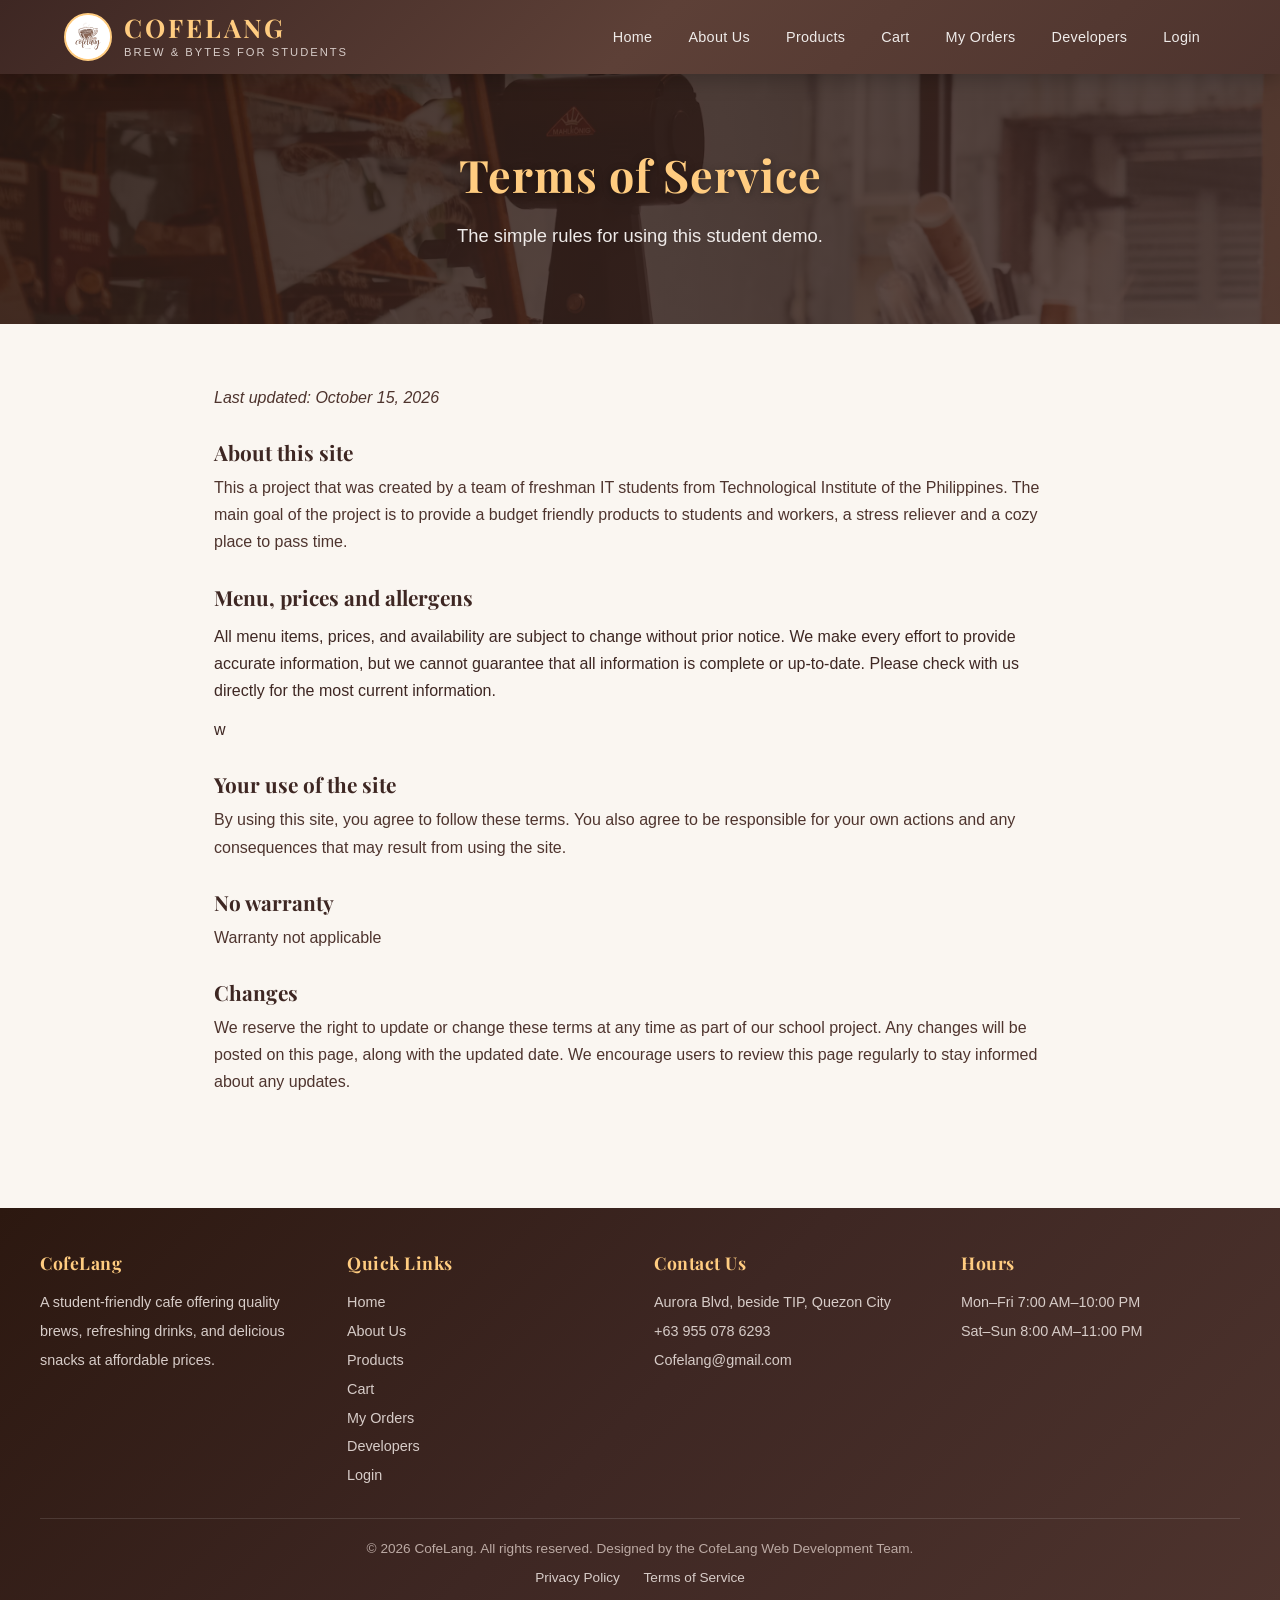
<file: terms.html>
<!doctype html>
<html lang="en">
  <head>
    <meta charset="UTF-8" />
    <meta name="viewport" content="width=device-width, initial-scale=1.0" />
    <title>Terms of Service – CofeLang</title>
    <meta name="description" content="Simple terms for using the CofeLang student demo website, including notes on orders, prices and allergens." />
    <meta name="author" content="CofeLang Web Development Team" />
    <meta name="theme-color" content="#3e2723" />
    <meta property="og:type" content="website" />
    <meta property="og:site_name" content="CofeLang" />
    <meta property="og:title" content="Terms of Service – CofeLang" />
    <meta property="og:description" content="Simple terms for using the CofeLang student demo website, including notes on orders, prices and allergens." />
    <meta property="og:image" content="https://cofelang.vercel.app/assets/og-image.png" />
    <meta property="og:image:alt" content="CofeLang logo on a coffee-brown background" />
    <meta name="twitter:card" content="summary_large_image" />
    <link rel="icon" type="image/x-icon" href="assets/icon/logo.ico" />
    <link rel="preconnect" href="https://fonts.googleapis.com" />
    <link rel="preconnect" href="https://fonts.gstatic.com" crossorigin />
    <link
      href="https://fonts.googleapis.com/css2?family=Playfair+Display:wght@400;600;700&display=swap"
      rel="stylesheet"
    />
    <link rel="stylesheet" href="styles.css" />
    <script src="script.js" defer></script>
  </head>
  <body>
    <a class="skip-link" href="#main">Skip to main content</a>
    <header class="site-header">
      <div class="header-container">
        <a href="index.html" class="logo">
          <img src="assets/logo.svg" alt="CofeLang logo" width="48" height="48" />
          <span class="logo-text">
            <span class="brand-name">CofeLang</span>
            <span class="brand-tagline">Brew &amp; Bytes for Students</span>
          </span>
        </a>
        <button class="nav-toggle" type="button" aria-expanded="false" aria-controls="site-nav" aria-label="Open menu">
          <span class="nav-toggle-bar"></span>
          <span class="nav-toggle-bar"></span>
          <span class="nav-toggle-bar"></span>
        </button>
        <nav id="site-nav" class="site-nav" aria-label="Primary">
          <ul>
            <li><a href="index.html">Home</a></li>
            <li><a href="about.html">About Us</a></li>
            <li><a href="products.html">Products</a></li>
            <li><a href="cart.html">Cart<span class="cart-badge" data-cart-count hidden>0</span><span class="visually-hidden" data-cart-count-label></span></a></li>
            <li><a href="orders.html">My Orders</a></li>
            <li><a href="developers.html">Developers</a></li>
            <li data-staff-nav hidden><a href="dashboard.html">Dashboard</a></li>
            <li><a href="login.html">Login</a></li>
          </ul>
        </nav>
      </div>
    </header>

    <main id="main" tabindex="-1">
      <section class="hero hero--compact">
        <h1>Terms of Service</h1>
        <p>The simple rules for using this student demo.</p>
      </section>

      <section class="section section--narrow legal">
        <p><em>Last updated: October 15, 2026</em></p>
        <h2>About this site</h2>
        <p>
          This a project that was created by a team of freshman IT students from Technological Institute of the Philippines. The main goal of the project is to provide a budget friendly products to students and workers, a stress reliever and a cozy place to pass time. 
        </p>
        <h2>Menu, prices and allergens</h2>
        </p> All menu items, prices, and availability are subject to change without prior notice. We make every effort to provide accurate information, but we cannot guarantee that all information is complete or up-to-date. Please check with us directly for the most current information.</p>w
        <h2>Your use of the site</h2>
        <p>
          By using this site, you agree to follow these terms. You also agree to be responsible for your own actions and any consequences that may result from using the site.
        </p>
        <h2>No warranty</h2>
        <p> Warranty not applicable </p>
        <h2>Changes</h2>
        <p> We reserve the right to update or change these terms at any time as part of our school project. Any changes will be posted on this page, along with the updated date. We encourage users to review this page regularly to stay informed about any updates.</p>
      </section>
    </main>
  
    
    <footer class="site-footer">
      <div class="footer-content">
        <div class="footer-col">
          <h2 class="footer-title">CofeLang</h2>
          <p>
            A student-friendly cafe offering quality brews, refreshing drinks, and delicious snacks at affordable prices.
          </p>
        </div>
        <div class="footer-col">
          <h2 class="footer-title">Quick Links</h2>
          <ul class="footer-links">
            <li><a href="index.html">Home</a></li>
            <li><a href="about.html">About Us</a></li>
            <li><a href="products.html">Products</a></li>
            <li><a href="cart.html">Cart</a></li>
            <li><a href="orders.html">My Orders</a></li>
            <li><a href="developers.html">Developers</a></li>
            <li><a href="login.html">Login</a></li>
          </ul>
        </div>
        <div class="footer-col">
          <!-- DONE -->
          <h2 class="footer-title">Contact Us</h2>
          <p>Aurora Blvd, beside TIP, Quezon City</p>
          <p>+63 955 078 6293</p>
          <p>Cofelang@gmail.com</p>
        </div>
        <div class="footer-col">
          <h2 class="footer-title">Hours</h2>
          <p>Mon–Fri 7:00 AM–10:00 PM</p>
          <p>Sat–Sun 8:00 AM–11:00 PM</p>
        </div>
      </div>
      <div class="footer-bottom">
        <p>
          &copy; 2026 CofeLang. All rights reserved. Designed by the CofeLang
          Web Development Team.
        </p>
        <p class="footer-legal">
          <a href="privacy.html">Privacy Policy</a>
          <a href="terms.html">Terms of Service</a>
        </p>
      </div>
    </footer>
  </body>
</html>
</file>
<file: styles.css>
/* ============================================
   CofeLang - Shared Stylesheet
   Brew & Bytes for Students
   One file for every page. No inline styles.
   ============================================ */

/* --- Design tokens --- */
:root {
  --c-espresso: #2c1810;
  --c-dark: #3e2723;
  --c-brown: #4e342e;
  --c-brown-2: #5d4037;
  --c-brown-3: #6d4c41;
  --c-latte: #d7ccc8;
  --c-cream: #faf6f1;
  --c-warm: #f5ede3;
  --c-white: #fff;
  --c-amber: #ffcc80;
  --c-amber-deep: #e6a740;
  /* Accent for text on light backgrounds (AA contrast on white and cream) */
  --c-accent: #bf360c;
  --c-error: #b71c1c;
  --c-border: #d7ccc8;

  --font-body: 'Segoe UI', Arial, Helvetica, sans-serif;
  --font-display: 'Playfair Display', Georgia, serif;

  --radius-card: 16px;
  --radius-pill: 30px;
  --shadow-card: 0 2px 12px rgba(0, 0, 0, 0.06);
  --shadow-hover: 0 10px 28px rgba(0, 0, 0, 0.12);
}

/* --- Reset & base --- */
* {
  margin: 0;
  padding: 0;
  box-sizing: border-box;
}

html {
  scroll-behavior: smooth;
}

body {
  font-family: var(--font-body);
  background-color: var(--c-cream);
  color: var(--c-dark);
  line-height: 1.7;
  -webkit-font-smoothing: antialiased;
}

img {
  max-width: 100%;
  height: auto;
}

h1,
h2,
h3,
h4,
h5,
h6 {
  font-family: var(--font-display);
  font-weight: 700;
  line-height: 1.3;
}

[hidden] {
  display: none !important;
}

main:focus {
  outline: none;
}

/* --- Accessibility helpers --- */
.visually-hidden {
  position: absolute !important;
  width: 1px;
  height: 1px;
  padding: 0;
  margin: -1px;
  overflow: hidden;
  clip: rect(0, 0, 0, 0);
  white-space: nowrap;
  border: 0;
}

.skip-link {
  position: absolute;
  top: -80px;
  left: 12px;
  z-index: 3000;
  padding: 10px 18px;
  background: var(--c-amber);
  color: var(--c-dark);
  font-weight: 600;
  text-decoration: none;
  border-radius: 0 0 10px 10px;
  transition: top 0.2s ease;
}

.skip-link:focus {
  top: 0;
}

/* Visible focus: dark-orange ring on light areas, amber ring on dark areas */
a:focus-visible,
button:focus-visible,
input:focus-visible,
select:focus-visible,
textarea:focus-visible,
summary:focus-visible,
[tabindex='-1']:focus-visible {
  outline: 3px solid var(--c-accent);
  outline-offset: 2px;
  border-radius: 4px;
}

.site-header :focus-visible,
.site-footer :focus-visible,
.hero :focus-visible,
.skip-link:focus-visible {
  outline-color: var(--c-amber);
}

/* --- Header & navigation --- */
.site-header {
  background: linear-gradient(135deg, #3e2723 0%, #5d4037 50%, #4e342e 100%);
  color: #fff;
  padding: 12px 0;
  position: sticky;
  top: 0;
  z-index: 1000;
  box-shadow: 0 4px 20px rgba(0, 0, 0, 0.25);
}

.header-container {
  max-width: 1200px;
  margin: 0 auto;
  padding: 0 24px;
  display: flex;
  align-items: center;
  justify-content: space-between;
  flex-wrap: wrap;
  gap: 8px 16px;
}

.logo {
  display: flex;
  align-items: center;
  gap: 12px;
  text-decoration: none;
  color: #fff;
}

.logo img {
  height: 48px;
  width: 48px;
  border-radius: 50%;
  border: 2px solid var(--c-amber);
  background: #fff;
  transition: transform 0.3s ease;
}

.logo:hover img {
  transform: scale(1.05);
}

.logo-text {
  display: flex;
  flex-direction: column;
}

.brand-name {
  font-family: var(--font-display);
  font-weight: 700;
  font-size: 1.6em;
  line-height: 1.2;
  color: var(--c-amber);
  letter-spacing: 3px;
  text-transform: uppercase;
}

.brand-tagline {
  font-size: 0.7em;
  color: #d7ccc8;
  letter-spacing: 2px;
  text-transform: uppercase;
  font-weight: 300;
}

.site-nav ul {
  list-style: none;
  display: flex;
  gap: 4px;
}

.site-nav a {
  display: inline-flex;
  align-items: center;
  color: #efebe9;
  text-decoration: none;
  padding: 8px 16px;
  border-radius: 20px;
  transition:
    background-color 0.3s ease,
    color 0.3s ease;
  font-size: 0.9em;
  font-weight: 500;
  letter-spacing: 0.3px;
}

.site-nav a:hover,
.site-nav a[aria-current='page'] {
  background-color: var(--c-amber);
  color: var(--c-dark);
  font-weight: 600;
}

/* Live cart count next to "Cart" */
.cart-badge {
  display: inline-block;
  min-width: 1.5em;
  margin-left: 6px;
  padding: 0 6px;
  border-radius: 999px;
  background: var(--c-amber);
  color: var(--c-dark);
  font-size: 0.78em;
  font-weight: 700;
  line-height: 1.6;
  text-align: center;
}

.site-nav a:hover .cart-badge,
.site-nav a[aria-current='page'] .cart-badge {
  background: var(--c-dark);
  color: var(--c-amber);
}

/* Hamburger button (shown on small screens) */
.nav-toggle {
  display: none;
  flex-direction: column;
  justify-content: center;
  gap: 5px;
  width: 44px;
  height: 44px;
  padding: 0 10px;
  background: transparent;
  border: 2px solid var(--c-amber);
  border-radius: 10px;
  cursor: pointer;
}

.nav-toggle-bar {
  display: block;
  height: 3px;
  background: var(--c-amber);
  border-radius: 2px;
  transition:
    transform 0.25s ease,
    opacity 0.25s ease;
}

.nav-toggle[aria-expanded='true'] .nav-toggle-bar:nth-child(1) {
  transform: translateY(8px) rotate(45deg);
}

.nav-toggle[aria-expanded='true'] .nav-toggle-bar:nth-child(2) {
  opacity: 0;
}

.nav-toggle[aria-expanded='true'] .nav-toggle-bar:nth-child(3) {
  transform: translateY(-8px) rotate(-45deg);
}

/* --- Hero banners --- */
.hero {
  background:
    linear-gradient(135deg, rgba(42, 24, 18, 0.84), rgba(62, 39, 35, 0.8)),
    url('assets/cozy-cafe-interior.avif') center / cover no-repeat,
    var(--c-dark);
  color: #fff;
  text-align: center;
  padding: 100px 24px;
  min-height: 480px;
  display: flex;
  flex-direction: column;
  align-items: center;
  justify-content: center;
}

.hero--page {
  min-height: 300px;
  padding: 80px 20px;
}

.hero--compact {
  min-height: 250px;
  padding: 70px 20px;
}

.hero h1 {
  font-size: 2.8em;
  margin-bottom: 16px;
  color: var(--c-amber);
  text-shadow: 0 2px 8px rgba(0, 0, 0, 0.4);
  letter-spacing: 1px;
}

.hero p {
  font-size: 1.15em;
  max-width: 580px;
  margin-bottom: 0;
  color: #efebe9;
  font-weight: 300;
}

.hero--home p {
  margin-bottom: 32px;
}

/* --- Buttons --- */
.hero-btn,
.btn-outline,
.product-btn,
.submit-btn {
  font-family: var(--font-body);
  cursor: pointer;
  text-decoration: none;
  transition: all 0.3s ease;
}

.hero-btn {
  display: inline-block;
  padding: 14px 36px;
  background-color: var(--c-amber);
  color: var(--c-dark);
  border-radius: var(--radius-pill);
  font-size: 1em;
  font-weight: 600;
  letter-spacing: 0.5px;
  border: 2px solid var(--c-amber);
  box-shadow: 0 4px 15px rgba(255, 204, 128, 0.3);
}

.hero-btn:hover {
  background-color: var(--c-dark);
  color: var(--c-amber);
  border-color: var(--c-amber);
  transform: translateY(-2px);
}

.btn-outline {
  display: inline-block;
  padding: 11px 26px;
  background: transparent;
  border: 2px solid var(--c-brown);
  color: var(--c-brown);
  border-radius: var(--radius-pill);
  font-size: 0.95em;
  font-weight: 600;
}

.btn-outline:hover {
  background-color: var(--c-brown);
  color: #fff;
}

.btn-danger {
  border-color: var(--c-error);
  color: var(--c-error);
}

.btn-danger:hover,
.btn-danger.is-confirming {
  background-color: var(--c-error);
  border-color: var(--c-error);
  color: #fff;
}

.product-btn {
  display: inline-block;
  padding: 9px 20px;
  background-color: var(--c-brown);
  color: #fff;
  border: none;
  border-radius: 20px;
  font-size: 0.88em;
  font-weight: 500;
}

.product-btn:hover {
  background-color: var(--c-brown-3);
  transform: translateY(-1px);
}

.submit-btn {
  display: block;
  width: 100%;
  padding: 14px;
  background: linear-gradient(135deg, #4e342e, #6d4c41);
  color: #fff;
  border: none;
  border-radius: var(--radius-pill);
  font-size: 1.05em;
  font-weight: 600;
  margin-top: 10px;
  letter-spacing: 0.5px;
  box-shadow: 0 4px 15px rgba(0, 0, 0, 0.15);
}

.submit-btn:hover {
  background: linear-gradient(135deg, #5d4037, #795548);
  transform: translateY(-1px);
}

/* --- Sections --- */
.section {
  max-width: 1200px;
  margin: 0 auto;
  padding: 60px 24px;
}

.section--narrow {
  max-width: 900px;
}

.section--tight {
  padding-top: 0;
}

.section-bg-white,
.section-bg-warm {
  padding: 60px 24px;
}

.section-bg-white {
  background-color: var(--c-white);
}

.section-bg-warm {
  background-color: var(--c-warm);
}

.section-inner {
  max-width: 1200px;
  margin: 0 auto;
}

.section-title {
  text-align: center;
  font-size: 2em;
  color: var(--c-dark);
  margin-bottom: 10px;
  letter-spacing: 0.5px;
}

.section-title::after {
  content: '';
  display: block;
  width: 60px;
  height: 3px;
  background: linear-gradient(90deg, var(--c-amber), var(--c-amber-deep));
  margin: 12px auto 0;
  border-radius: 2px;
}

.section-subtitle {
  text-align: center;
  color: var(--c-brown-3);
  margin-bottom: 40px;
}

.section-cta {
  text-align: center;
  margin-top: 32px;
}

/* --- Home page --- */
.welcome {
  display: flex;
  align-items: center;
  gap: 40px;
  flex-wrap: wrap;
  justify-content: center;
}

.welcome-text,
.welcome-img {
  flex: 1;
  min-width: min(100%, 300px);
}

.welcome-text h2 {
  font-size: 1.5em;
  margin-bottom: 16px;
}

.welcome-text p {
  color: var(--c-brown-2);
  margin-bottom: 12px;
  line-height: 1.8;
}

.welcome-img {
  text-align: center;
}

.welcome-img img {
  width: 100%;
  max-width: 450px;
  border-radius: var(--radius-card);
  box-shadow: 0 8px 30px rgba(0, 0, 0, 0.15);
}

.features {
  display: grid;
  grid-template-columns: repeat(auto-fit, minmax(min(100%, 250px), 1fr));
  gap: 24px;
  margin-top: 40px;
}

.feature-card {
  background: #fff;
  border-radius: var(--radius-card);
  padding: 32px 24px;
  text-align: center;
  box-shadow: var(--shadow-card);
  border: 1px solid rgba(0, 0, 0, 0.04);
}

.feature-card h3 {
  margin-bottom: 10px;
  font-size: 1.2em;
}

.feature-card p {
  color: var(--c-brown-3);
  font-size: 0.92em;
}

.highlight-box {
  background: linear-gradient(135deg, #fff8e1, #fff3e0);
  border-left: 4px solid var(--c-accent);
  padding: 20px 24px;
  border-radius: 0 12px 12px 0;
  margin: 0 0 20px;
  color: var(--c-brown);
  font-size: 0.95em;
}

.highlight-box a,
.cart-hint a,
.form-legal a,
.legal a {
  color: var(--c-accent);
  font-weight: 600;
}

.location-card {
  background: #fff;
  border-radius: var(--radius-card);
  padding: 32px;
  box-shadow: var(--shadow-card);
  border: 1px solid rgba(0, 0, 0, 0.04);
  text-align: center;
}

.location-card h2 {
  margin-bottom: 14px;
}

.location-card p {
  color: var(--c-brown-3);
  margin-bottom: 15px;
}

.map-frame {
  display: block;
  width: 100%;
  height: 320px;
  border: 0;
  border-radius: 10px;
}

/* --- About page --- */
.about-content {
  display: flex;
  gap: 40px;
  flex-wrap: wrap;
  align-items: flex-start;
}

.about-text,
.about-image {
  flex: 1;
  min-width: min(100%, 300px);
}

.about-text h3 {
  font-size: 1.4em;
  margin-bottom: 14px;
  border-left: 4px solid var(--c-amber);
  padding-left: 14px;
}

.about-text p {
  margin-bottom: 14px;
  color: var(--c-brown-2);
  text-align: left;
  line-height: 1.8;
}

.about-image {
  text-align: center;
}

.about-image img {
  width: 100%;
  max-width: 420px;
  border-radius: var(--radius-card);
  box-shadow: 0 8px 30px rgba(0, 0, 0, 0.12);
}

.values-grid {
  display: grid;
  grid-template-columns: repeat(auto-fit, minmax(min(100%, 220px), 1fr));
  gap: 20px;
  margin-top: 30px;
}

.value-item {
  background: #fff;
  padding: 25px;
  border-radius: 12px;
  text-align: center;
  box-shadow: 0 3px 10px rgba(0, 0, 0, 0.08);
}

.value-item h3 {
  color: var(--c-brown);
  margin-bottom: 8px;
  font-size: 1.15em;
}

.value-item p {
  color: var(--c-brown-3);
  font-size: 0.9em;
}

/* --- Menu / products page --- */
.menu-tools {
  display: grid;
  grid-template-columns: 1fr auto;
  gap: 16px;
  max-width: 760px;
  margin: 0 auto 20px;
  align-items: end;
}

.tool-field label {
  display: block;
  margin-bottom: 6px;
  font-weight: 600;
  font-size: 0.9em;
}

.category-filter {
  display: flex;
  flex-wrap: wrap;
  justify-content: center;
  gap: 8px;
  margin-bottom: 24px;
}

.filter-btn {
  padding: 9px 20px;
  border: 2px solid var(--c-brown);
  background: transparent;
  color: var(--c-brown);
  border-radius: 25px;
  cursor: pointer;
  font-family: var(--font-body);
  font-size: 0.9em;
  font-weight: 500;
  transition:
    background-color 0.3s ease,
    color 0.3s ease;
}

.filter-btn:hover,
.filter-btn[aria-pressed='true'] {
  background-color: var(--c-brown);
  color: #fff;
}

.product-count {
  text-align: center;
  color: var(--c-brown-3);
  margin-bottom: 16px;
  font-size: 0.95em;
}

.allergen-legend {
  max-width: 820px;
  margin: 0 auto 14px;
  padding: 12px 16px;
  background: #fff8e1;
  border-left: 4px solid var(--c-accent);
  border-radius: 0 10px 10px 0;
  color: var(--c-brown);
  font-size: 0.9em;
}

.cart-hint {
  text-align: center;
  color: var(--c-brown-3);
  font-style: italic;
  margin-bottom: 24px;
  font-size: 0.95em;
}

.products-grid {
  display: grid;
  grid-template-columns: repeat(auto-fill, minmax(min(100%, 260px), 1fr));
  gap: 22px;
}

.product-card {
  display: flex;
  flex-direction: column;
  background: #fff;
  border-radius: 14px;
  overflow: hidden;
  box-shadow: var(--shadow-card);
  border: 1px solid rgba(0, 0, 0, 0.04);
  transition:
    transform 0.3s ease,
    box-shadow 0.3s ease;
}

.product-card:hover {
  transform: translateY(-5px);
  box-shadow: var(--shadow-hover);
}

.product-img {
  display: block;
  width: 100%;
  height: 200px;
  object-fit: cover;
  background-color: #efebe9;
}

.product-info {
  display: flex;
  flex-direction: column;
  flex: 1;
  padding: 18px 20px 20px;
}

.product-card--compact .product-info {
  padding: 16px 20px 18px;
}

.product-category {
  align-self: flex-start;
  background-color: #fff3e0;
  color: var(--c-accent);
  padding: 3px 12px;
  border-radius: 12px;
  font-size: 0.75em;
  margin-bottom: 8px;
  font-weight: 600;
  letter-spacing: 0.3px;
  border: 1px solid #ffe0b2;
}

.product-info h3 {
  margin-bottom: 8px;
  font-size: 1.1em;
}

.product-desc {
  color: var(--c-brown-3);
  font-size: 0.88em;
  margin-bottom: 10px;
  line-height: 1.6;
}

.allergen-note {
  color: var(--c-accent);
  font-size: 0.8em;
  font-weight: 600;
  margin-bottom: 10px;
}

.product-price {
  font-size: 1.25em;
  color: var(--c-accent);
  font-weight: 700;
}

.size-note {
  font-size: 0.65em;
  font-weight: 400;
  color: var(--c-brown-3);
}

.product-actions {
  display: flex;
  flex-wrap: wrap;
  align-items: center;
  gap: 8px;
  margin-top: auto;
  padding-top: 12px;
}

.size-select {
  flex: 1 1 140px;
  min-width: 0;
}

.empty-state {
  text-align: center;
  padding: 40px 20px;
  background: #fff;
  border-radius: var(--radius-card);
  box-shadow: var(--shadow-card);
}

.empty-state p {
  margin-bottom: 18px;
  color: var(--c-brown-2);
  font-size: 1.05em;
}

/* --- Form controls (shared) --- */
input[type='text'],
input[type='email'],
input[type='tel'],
input[type='search'],
input[type='number'],
select,
textarea {
  width: 100%;
  padding: 11px 14px;
  border: 1.5px solid #a1887f;
  border-radius: 10px;
  font-family: var(--font-body);
  font-size: 0.95em;
  background-color: var(--c-cream);
  color: var(--c-dark);
}

select {
  cursor: pointer;
}

textarea {
  resize: vertical;
  min-height: 80px;
}

/* --- Cart & checkout --- */
.table-wrap {
  overflow-x: auto;
}

.cart-table {
  width: 100%;
  border-collapse: collapse;
  background: #fff;
  border-radius: 12px;
  overflow: hidden;
  box-shadow: 0 3px 15px rgba(0, 0, 0, 0.08);
}

.cart-table th,
.cart-table td {
  padding: 12px 16px;
  text-align: left;
  border-bottom: 1px solid #efebe9;
  font-size: 0.92em;
  vertical-align: middle;
}

.cart-table th {
  background-color: var(--c-brown);
  color: #fff;
  font-weight: 600;
}

.cart-table tbody tr:last-child td {
  border-bottom: none;
}

.item-name {
  font-weight: 600;
}

.item-meta {
  display: block;
  font-size: 0.85em;
  color: var(--c-brown-3);
}

.cart-table .qty-input {
  width: 76px;
  text-align: center;
  padding: 8px 6px;
}

.remove-btn {
  padding: 6px 14px;
  background: transparent;
  border: 1.5px solid var(--c-error);
  color: var(--c-error);
  border-radius: 20px;
  font-family: var(--font-body);
  font-size: 0.85em;
  font-weight: 600;
  cursor: pointer;
  transition: all 0.3s ease;
}

.remove-btn:hover {
  background: var(--c-error);
  color: #fff;
}

.cart-totals {
  max-width: 360px;
  margin: 20px 0 0 auto;
}

.cart-totals div {
  display: flex;
  justify-content: space-between;
  gap: 16px;
  padding: 6px 0;
}

.cart-totals dt {
  font-weight: 600;
}

.cart-totals dd {
  font-weight: 600;
}

.cart-totals-grand {
  margin-top: 6px;
  padding-top: 10px !important;
  border-top: 2px solid var(--c-amber);
  font-size: 1.2em;
}

.cart-totals-grand dd {
  color: var(--c-accent);
  font-size: 1.1em;
}

.cart-actions {
  display: flex;
  flex-wrap: wrap;
  justify-content: space-between;
  gap: 12px;
  margin-top: 24px;
}

.form-card {
  background: #fff;
  border-radius: var(--radius-card);
  padding: 32px;
  box-shadow: var(--shadow-card);
  border: 1px solid rgba(0, 0, 0, 0.04);
}

.form-card > h2 {
  margin-bottom: 8px;
  text-align: center;
  border-bottom: 2px solid var(--c-amber);
  padding-bottom: 12px;
  font-size: 1.4em;
}

.form-intro {
  color: var(--c-brown-3);
  margin: 12px 0 24px;
  font-size: 0.95em;
}

.form-group {
  margin-bottom: 20px;
  border: 0;
  min-width: 0;
}

.form-group label,
.form-group legend {
  display: block;
  margin-bottom: 6px;
  font-weight: 600;
  font-size: 0.92em;
  padding: 0;
}

.form-row {
  display: grid;
  grid-template-columns: 1fr 1fr;
  gap: 20px;
}

.req {
  color: var(--c-error);
}

.radio-group {
  display: flex;
  gap: 20px;
  flex-wrap: wrap;
  margin-top: 8px;
}

.form-group .radio-group label {
  display: flex;
  align-items: center;
  gap: 8px;
  font-weight: 400;
  cursor: pointer;
  color: var(--c-brown-2);
}

.radio-group input[type='radio'] {
  width: 20px;
  height: 20px;
  accent-color: var(--c-brown);
  cursor: pointer;
}

.field-hint {
  margin-top: 4px;
  font-size: 0.82em;
  color: var(--c-brown-3);
}

.field-error {
  margin-top: 6px;
  font-size: 0.88em;
  font-weight: 600;
  color: var(--c-error);
}

.form-error {
  margin-bottom: 12px;
  padding: 10px 14px;
  background: #ffebee;
  border-left: 4px solid var(--c-error);
  border-radius: 0 8px 8px 0;
}

.form-group.has-error input,
.form-group.has-error textarea,
.form-group.has-error select {
  border-color: var(--c-error);
  background-color: #fff8f8;
}

.form-legal {
  margin-top: 14px;
  font-size: 0.85em;
  color: var(--c-brown-3);
  text-align: center;
}

.notice {
  margin-bottom: 20px;
  padding: 12px 16px;
  background: #fff8e1;
  border-left: 4px solid var(--c-accent);
  border-radius: 0 10px 10px 0;
  color: var(--c-brown);
  font-size: 0.92em;
}

.thanks {
  text-align: center;
  padding: 16px 8px;
}

.thanks h3 {
  margin-bottom: 8px;
}

.thanks p {
  margin-bottom: 16px;
  color: var(--c-brown-2);
}

/* --- Success & order history --- */
.success-section {
  min-height: 60vh;
  display: flex;
  align-items: center;
  justify-content: center;
}

.success-card {
  background: #fff;
  border-radius: 20px;
  padding: 48px 40px;
  text-align: center;
  box-shadow: 0 8px 40px rgba(0, 0, 0, 0.1);
  border: 1px solid rgba(0, 0, 0, 0.05);
  max-width: 640px;
  width: 100%;
}

.success-card:focus {
  outline: none;
}

.success-card h2 {
  font-size: 2em;
  margin-bottom: 14px;
}

.success-card p {
  color: var(--c-brown-3);
  margin-bottom: 10px;
}

.order-number {
  display: inline-block;
  margin: 8px 0 16px;
  padding: 6px 18px;
  background: var(--c-dark);
  color: var(--c-amber);
  border-radius: var(--radius-pill);
  font-family: var(--font-display);
  font-size: 1.25em;
  letter-spacing: 1px;
}

.order-summary {
  margin: 20px 0;
  text-align: left;
}

.order-total {
  display: flex;
  justify-content: space-between;
  gap: 16px;
  margin-top: 12px;
  padding-top: 10px;
  border-top: 2px solid var(--c-amber);
  font-size: 1.15em;
  font-weight: 700;
}

.order-total span:last-child {
  color: var(--c-accent);
}

.success-actions {
  display: flex;
  gap: 14px;
  justify-content: center;
  flex-wrap: wrap;
  margin-top: 28px;
}

.orders-list {
  display: grid;
  gap: 18px;
}

.order-card {
  background: #fff;
  border-radius: 14px;
  padding: 20px 24px;
  border: 1px solid rgba(0, 0, 0, 0.05);
  box-shadow: var(--shadow-card);
}

.order-head {
  display: flex;
  flex-wrap: wrap;
  justify-content: space-between;
  gap: 4px 16px;
  margin-bottom: 8px;
}

.order-head h3 {
  font-size: 1.15em;
  letter-spacing: 0.5px;
}

.order-date {
  color: var(--c-brown-3);
  font-size: 0.9em;
}

.order-meta {
  color: var(--c-brown-2);
  font-size: 0.92em;
  margin-bottom: 10px;
}

.order-items {
  list-style: none;
  border-top: 1px solid #efebe9;
}

.order-items li {
  display: flex;
  justify-content: space-between;
  gap: 16px;
  padding: 6px 0;
  border-bottom: 1px solid #f5f0eb;
  font-size: 0.92em;
}

/* --- Developers page --- */
.team-intro {
  text-align: center;
  max-width: 700px;
  margin: 0 auto 20px;
  color: var(--c-brown-2);
  line-height: 1.8;
}

.developers-grid {
  display: grid;
  grid-template-columns: repeat(auto-fit, minmax(min(100%, 280px), 1fr));
  gap: 24px;
  margin-top: 40px;
}

.developer-card {
  background: #fff;
  border-radius: var(--radius-card);
  overflow: hidden;
  box-shadow: var(--shadow-card);
  border: 1px solid rgba(0, 0, 0, 0.04);
  transition:
    transform 0.3s ease,
    box-shadow 0.3s ease;
}

.developer-card:hover {
  transform: translateY(-5px);
  box-shadow: var(--shadow-hover);
}

.dev-photo {
  display: block;
  width: 100%;
  height: 300px;
  object-fit: cover;
  object-position: center 20%;
  background-color: var(--c-latte);
}

.dev-info {
  padding: 24px;
  text-align: center;
}

.dev-info h3 {
  font-size: 1.3em;
  margin-bottom: 6px;
}

.dev-role {
  display: inline-block;
  background-color: var(--c-dark);
  color: var(--c-amber);
  padding: 4px 14px;
  border-radius: 14px;
  font-size: 0.82em;
  font-weight: 500;
  margin-bottom: 14px;
}

.dev-bio {
  color: var(--c-brown-3);
  font-size: 0.92em;
}

.tech-stack {
  list-style: none;
  display: flex;
  flex-wrap: wrap;
  gap: 8px;
  justify-content: center;
  margin-top: 14px;
}

.tech-tag {
  background-color: var(--c-amber);
  color: var(--c-brown);
  padding: 4px 12px;
  border-radius: 15px;
  font-size: 0.8em;
  font-weight: 700;
}

/* --- Legal pages --- */
.legal h2 {
  font-size: 1.3em;
  margin: 28px 0 8px;
}

.legal p {
  margin-bottom: 12px;
  color: var(--c-brown);
}

/* --- 404 --- */
.not-found {
  text-align: center;
  min-height: 55vh;
  display: flex;
  flex-direction: column;
  align-items: center;
  justify-content: center;
}

.not-found-code {
  font-family: var(--font-display);
  font-size: 6em;
  font-weight: 700;
  line-height: 1;
  color: #bcaaa4;
}

.not-found h1 {
  margin: 8px 0 12px;
}

.not-found p {
  color: var(--c-brown-3);
  max-width: 460px;
}

.not-found-actions {
  display: flex;
  flex-wrap: wrap;
  justify-content: center;
  gap: 14px;
  margin-top: 28px;
}

/* --- Footer --- */
.site-footer {
  background: linear-gradient(135deg, #2c1810 0%, #3e2723 50%, #4e342e 100%);
  color: var(--c-latte);
  padding: 44px 24px 20px;
  margin-top: 40px;
}

.footer-content {
  max-width: 1200px;
  margin: 0 auto;
  display: grid;
  grid-template-columns: repeat(auto-fit, minmax(min(100%, 220px), 1fr));
  gap: 28px;
}

.footer-title {
  color: var(--c-amber);
  margin-bottom: 14px;
  font-size: 1.1em;
  letter-spacing: 0.5px;
}

.footer-col p,
.footer-links a {
  color: var(--c-latte);
  font-size: 0.9em;
  line-height: 2;
}

.footer-links {
  list-style: none;
}

.footer-links a,
.footer-legal a {
  text-decoration: none;
  transition: color 0.3s ease;
}

.footer-links a:hover,
.footer-legal a:hover {
  color: var(--c-amber);
  text-decoration: underline;
}

.sample-tag {
  font-size: 0.85em;
  font-style: italic;
  color: #bcaaa4;
}

.footer-bottom {
  max-width: 1200px;
  margin: 28px auto 0;
  padding-top: 18px;
  border-top: 1px solid rgba(255, 255, 255, 0.12);
  text-align: center;
  color: #bcaaa4;
  font-size: 0.85em;
}

.footer-legal {
  margin-top: 6px;
}

.footer-legal a {
  margin: 0 10px;
  color: var(--c-latte);
}

/* --- Toast (cart feedback) --- */
.toast {
  position: fixed;
  left: 50%;
  bottom: 24px;
  z-index: 2000;
  max-width: calc(100% - 32px);
  padding: 12px 22px;
  background: var(--c-dark);
  color: #fff;
  border: 2px solid var(--c-amber);
  border-radius: var(--radius-pill);
  font-size: 0.92em;
  text-align: center;
  box-shadow: 0 8px 24px rgba(0, 0, 0, 0.3);
  opacity: 0;
  transform: translate(-50%, 12px);
  pointer-events: none;
  transition:
    opacity 0.25s ease,
    transform 0.25s ease;
}

.toast.is-visible {
  opacity: 1;
  transform: translate(-50%, 0);
}

/* --- Responsive --- */

/* Tablet and below: hamburger menu */
@media (max-width: 1100px) {
  .js .nav-toggle {
    display: flex;
  }

  .js .site-nav {
    display: none;
    flex-basis: 100%;
  }

  .js .site-nav.is-open {
    display: block;
  }

  .js .site-nav ul {
    flex-direction: column;
    gap: 2px;
    padding: 8px 0 4px;
  }

  .js .site-nav a {
    display: flex;
    padding: 12px 16px;
    border-radius: 12px;
  }

  /* Without JS the menu stays visible and wraps */
  .site-nav ul {
    flex-wrap: wrap;
    justify-content: center;
  }
}

@media (max-width: 768px) {
  .hero h1 {
    font-size: 2em;
  }

  .hero p {
    font-size: 1em;
  }

  .section-title {
    font-size: 1.6em;
  }

  .form-row,
  .menu-tools {
    grid-template-columns: 1fr;
    gap: 0;
  }

  .menu-tools {
    gap: 14px;
  }
}

/* Phones: cart/order table rows stack as cards (roles keep table semantics) */
@media (max-width: 640px) {
  .table-wrap {
    overflow-x: visible;
  }

  .cart-table,
  .cart-table tbody,
  .cart-table tr,
  .cart-table td {
    display: block;
    width: 100%;
  }

  .cart-table {
    background: transparent;
    box-shadow: none;
  }

  .cart-table thead {
    position: absolute;
    width: 1px;
    height: 1px;
    overflow: hidden;
    clip: rect(0, 0, 0, 0);
  }

  .cart-table tbody tr {
    margin-bottom: 14px;
    padding: 6px 0;
    background: #fff;
    border-radius: 12px;
    box-shadow: 0 3px 15px rgba(0, 0, 0, 0.08);
  }

  .cart-table td {
    display: flex;
    align-items: center;
    justify-content: space-between;
    gap: 12px;
    padding: 8px 16px;
    border-bottom: 0;
    text-align: right;
  }

  .cart-table td::before {
    content: attr(data-label);
    flex: none;
    font-weight: 600;
    color: var(--c-brown);
    text-align: left;
  }

  .cart-totals {
    max-width: none;
  }

  .success-card {
    padding: 36px 20px;
  }

  .form-card {
    padding: 24px 18px;
  }
}

@media (max-width: 480px) {
  .header-container {
    padding: 0 16px;
  }

  .brand-name {
    font-size: 1.3em;
    letter-spacing: 2px;
  }

  .brand-tagline {
    font-size: 0.62em;
    letter-spacing: 1px;
  }

  .hero {
    padding: 70px 16px;
  }

  .hero h1 {
    font-size: 1.7em;
  }

  .section,
  .section-bg-white,
  .section-bg-warm {
    padding: 40px 16px;
  }

  .section--tight {
    padding-top: 0;
  }

  .products-grid {
    grid-template-columns: 1fr;
  }

  .location-card {
    padding: 24px 16px;
  }

  .not-found-code {
    font-size: 4.5em;
  }
}

/* Respect users who prefer less motion */
@media (prefers-reduced-motion: reduce) {
  html {
    scroll-behavior: auto;
  }

  *,
  *::before,
  *::after {
    transition: none !important;
    animation: none !important;
  }

  .product-card:hover,
  .developer-card:hover,
  .hero-btn:hover,
  .logo:hover img {
    transform: none;
  }
}

/* --- Login & staff dashboard --- */
.section--form {
  max-width: 600px;
}

.login-actions {
  display: flex;
  flex-wrap: wrap;
  justify-content: center;
  gap: 12px;
  margin-top: 16px;
}

.stat-grid {
  display: grid;
  grid-template-columns: repeat(auto-fit, minmax(min(100%, 140px), 1fr));
  gap: 16px;
  margin-bottom: 24px;
}

.stat {
  padding: 18px 20px;
  background: #fff;
  border: 1px solid rgba(0, 0, 0, 0.04);
  border-radius: 14px;
  box-shadow: var(--shadow-card);
  text-align: center;
}

.stat dt {
  color: var(--c-brown-3);
  font-size: 0.9em;
  font-weight: 600;
}

.stat dd {
  color: var(--c-accent);
  font-family: var(--font-display);
  font-size: 1.8em;
  font-weight: 700;
}

/* --- Dashboard: status badges, filters and order tickets --- */
.dash-tools {
  max-width: 560px;
  margin: 0 auto 16px;
}

.filter-btn .count {
  display: inline-block;
  min-width: 1.6em;
  margin-left: 4px;
  padding: 0 6px;
  border-radius: 999px;
  background: rgba(78, 52, 46, 0.12);
  font-size: 0.85em;
  font-weight: 700;
  line-height: 1.5;
}

.filter-btn:hover .count,
.filter-btn[aria-pressed='true'] .count {
  background: rgba(255, 255, 255, 0.25);
}

.status-badge {
  display: inline-block;
  padding: 3px 12px;
  border: 1px solid transparent;
  border-radius: 12px;
  font-size: 0.78em;
  font-weight: 700;
  white-space: nowrap;
}

.status-new {
  background: #fff3e0;
  border-color: #ffe0b2;
  color: var(--c-accent);
}

.status-preparing {
  background: #fff8e1;
  border-color: var(--c-amber-deep);
  color: #7a4f00;
}

.status-done {
  background: #e8f5e9;
  border-color: #a5d6a7;
  color: #1b5e20;
}

.ticket-grid {
  display: grid;
  grid-template-columns: repeat(auto-fill, minmax(min(100%, 320px), 1fr));
  gap: 18px;
}

.ticket {
  display: flex;
  flex-direction: column;
  padding: 18px 20px;
  background: #fff;
  border: 1px solid rgba(0, 0, 0, 0.05);
  border-left: 6px solid var(--c-accent);
  border-radius: 14px;
  box-shadow: var(--shadow-card);
}

.ticket[data-status='preparing'] {
  border-left-color: var(--c-amber-deep);
}

.ticket[data-status='done'] {
  border-left-color: #2e7d32;
}

.ticket-head {
  display: flex;
  align-items: flex-start;
  justify-content: space-between;
  gap: 12px;
  margin-bottom: 8px;
}

.ticket-head h3 {
  font-size: 1.1em;
  letter-spacing: 0.5px;
}

.ticket-time {
  display: block;
  color: var(--c-brown-3);
  font-size: 0.82em;
}

.ticket-meta {
  margin-bottom: 10px;
  color: var(--c-brown-2);
  font-size: 0.92em;
}

.type-pill {
  display: inline-block;
  margin-right: 8px;
  padding: 2px 10px;
  background: var(--c-dark);
  border-radius: 10px;
  color: var(--c-amber);
  font-size: 0.8em;
  font-weight: 600;
}

.ticket-notes {
  margin-top: 10px;
  padding: 8px 12px;
  background: #fff8e1;
  border-left: 4px solid var(--c-accent);
  border-radius: 0 8px 8px 0;
  color: var(--c-brown);
  font-size: 0.9em;
}

.ticket-actions {
  display: flex;
  flex-wrap: wrap;
  gap: 8px;
  margin-top: auto;
  padding-top: 14px;
}

.btn-small {
  padding: 8px 18px;
  font-size: 0.88em;
}

.product-btn.btn-success {
  background-color: #2e7d32;
}

.product-btn.btn-success:hover {
  background-color: #1b5e20;
}

.ticket-grid:focus {
  outline: none;
}

@media (max-width: 480px) {
  .stat {
    padding: 12px 10px;
  }

  .stat dd {
    font-size: 1.4em;
  }
}

/* --- Bill breakdown: discount, tax, cash and change --- */
.cart-totals-discount dd,
.bill-discount span:last-child {
  color: #1b5e20;
}

.bill {
  margin: 12px 0 0;
}

.bill-row {
  display: flex;
  justify-content: space-between;
  gap: 16px;
  padding: 3px 0;
  font-size: 0.92em;
}

.bill-row.order-total {
  margin-top: 6px;
  padding-top: 10px;
}

.bill-change {
  font-weight: 700;
}

.bill-change span:last-child {
  color: var(--c-accent);
}

.student-pill {
  display: inline-block;
  margin-right: 8px;
  padding: 2px 10px;
  background: #e8f5e9;
  border: 1px solid #a5d6a7;
  border-radius: 10px;
  color: #1b5e20;
  font-size: 0.8em;
  font-weight: 700;
}

.form-group label.check-label {
  display: flex;
  align-items: flex-start;
  gap: 10px;
  margin-bottom: 4px;
  cursor: pointer;
}

.check-label input[type='checkbox'] {
  flex: none;
  width: 20px;
  height: 20px;
  margin-top: 2px;
  accent-color: var(--c-brown);
  cursor: pointer;
}
</file>
